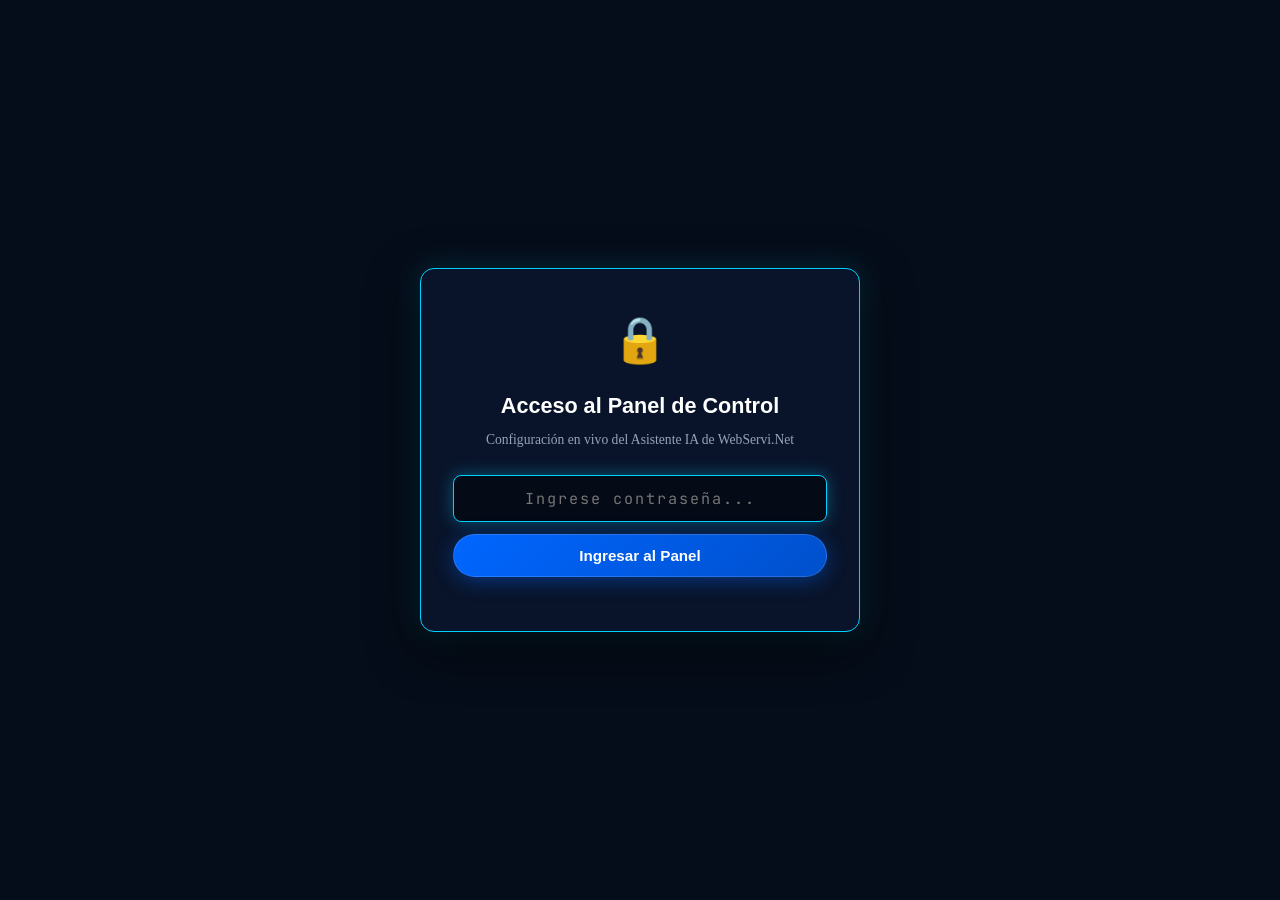
<file: admin.html>
<!DOCTYPE html>
<html lang="es">
<head>
  <meta charset="UTF-8">
  <meta name="viewport" content="width=device-width, initial-scale=1.0">
  <title>Administración del Asistente IA — WebServi.Net</title>
  <link rel="icon" type="image/png" href="assets/logos/v2-logo.png">
  <link rel="preconnect" href="https://fonts.googleapis.com">
  <link rel="preconnect" href="https://fonts.gstatic.com" crossorigin>
  <link href="https://fonts.googleapis.com/css2?family=Chakra+Petch:wght@500;600;700&family=Inter:wght@400;500;600;700&family=JetBrains+Mono:wght@400;600&display=swap" rel="stylesheet">
  <link rel="stylesheet" href="styles.css">
  <style>
    body {
      background: #050d1a;
      color: #f1f5f9;
      font-family: var(--font-body);
      min-height: 100vh;
      display: flex;
      flex-direction: column;
      margin: 0;
    }

    /* PANTALLA DE BLOQUEO / LOGIN */
    .login-overlay {
      display: flex;
      align-items: center;
      justify-content: center;
      min-height: 100vh;
      padding: 20px;
    }
    .login-card {
      background: rgba(10, 22, 44, 0.95);
      border: 1.5px solid var(--tech-cyan);
      border-radius: var(--radius-md);
      padding: 36px 32px;
      width: 100%;
      max-width: 440px;
      box-shadow: 0 15px 50px rgba(0, 0, 0, 0.7), 0 0 30px rgba(0, 210, 255, 0.2);
      backdrop-filter: blur(16px);
      text-align: center;
      animation: fadeIn 0.3s ease-out;
    }
    .login-icon {
      font-size: 2.8rem;
      margin-bottom: 12px;
    }
    .login-card h2 {
      font-family: var(--font-heading);
      font-size: 1.35rem;
      color: #fff;
      margin: 0 0 6px 0;
    }
    .login-card p {
      color: #94a3b8;
      font-size: 0.85rem;
      margin: 0 0 24px 0;
    }
    .login-input-group {
      display: flex;
      flex-direction: column;
      gap: 12px;
      margin-bottom: 18px;
    }
    .login-input-group input {
      background: rgba(4, 9, 20, 0.9);
      border: 1px solid rgba(0, 210, 255, 0.35);
      color: #fff;
      padding: 12px 16px;
      border-radius: 8px;
      font-family: var(--font-mono);
      font-size: 0.95rem;
      text-align: center;
      letter-spacing: 2px;
      transition: all 0.2s ease;
    }
    .login-input-group input:focus {
      outline: none;
      border-color: var(--tech-cyan);
      box-shadow: 0 0 16px rgba(0, 210, 255, 0.35);
    }
    .btn-login {
      width: 100%;
      padding: 12px 20px;
      font-size: 0.95rem;
      font-weight: 700;
    }
    .login-error {
      background: rgba(239, 68, 68, 0.15);
      border: 1px solid #ef4444;
      color: #fca5a5;
      padding: 10px;
      border-radius: 6px;
      font-size: 0.82rem;
      margin-top: 14px;
      display: none;
    }

    /* PANEL PRINCIPAL (OCULTO HASTA AUTENTICAR) */
    .admin-container {
      max-width: 1000px;
      margin: 40px auto;
      padding: 0 20px;
      flex: 1;
      width: 100%;
      display: none;
      animation: fadeIn 0.4s ease-out;
    }
    .admin-card {
      background: rgba(10, 22, 44, 0.92);
      border: 1px solid rgba(0, 210, 255, 0.35);
      border-radius: var(--radius-md);
      padding: 28px 32px;
      box-shadow: 0 10px 40px rgba(0, 0, 0, 0.6);
      backdrop-filter: blur(12px);
    }
    .admin-header {
      display: flex;
      align-items: center;
      justify-content: space-between;
      margin-bottom: 20px;
      padding-bottom: 16px;
      border-bottom: 1px solid rgba(0, 210, 255, 0.2);
      flex-wrap: wrap;
      gap: 14px;
    }
    .admin-title-group h1 {
      font-family: var(--font-heading);
      font-size: 1.4rem;
      color: #fff;
      display: flex;
      align-items: center;
      gap: 10px;
      margin: 0 0 6px 0;
    }
    .admin-title-group p {
      margin: 0;
      color: #94a3b8;
      font-size: 0.85rem;
    }
    .status-bar {
      display: flex;
      align-items: center;
      justify-content: space-between;
      background: rgba(6, 14, 30, 0.7);
      border: 1px solid rgba(0, 210, 255, 0.2);
      padding: 10px 16px;
      border-radius: var(--radius-sm);
      margin-bottom: 18px;
      flex-wrap: wrap;
      gap: 10px;
    }
    .status-pill {
      font-family: var(--font-mono);
      font-size: 0.82rem;
      display: inline-flex;
      align-items: center;
      gap: 8px;
    }
    .prompt-textarea {
      width: 100%;
      height: 380px;
      background: #030813;
      border: 1px solid rgba(0, 210, 255, 0.35);
      border-radius: 8px;
      padding: 18px;
      color: #f1f5f9;
      font-family: var(--font-mono);
      font-size: 0.88rem;
      line-height: 1.65;
      resize: vertical;
      box-sizing: border-box;
      transition: all 0.2s ease;
    }
    .prompt-textarea:focus {
      outline: none;
      border-color: var(--tech-cyan);
      box-shadow: 0 0 16px rgba(0, 210, 255, 0.3);
    }
    .admin-actions {
      display: flex;
      align-items: center;
      justify-content: space-between;
      margin-top: 18px;
      flex-wrap: wrap;
      gap: 12px;
    }
    .btn-group {
      display: flex;
      gap: 10px;
      flex-wrap: wrap;
    }
    .toast-msg {
      padding: 10px 16px;
      border-radius: 6px;
      font-size: 0.85rem;
      font-weight: 600;
      display: none;
      align-items: center;
      gap: 8px;
      margin-bottom: 14px;
    }
    .toast-success {
      background: rgba(16, 185, 129, 0.2);
      border: 1px solid #10b981;
      color: #a7f3d0;
    }
    .toast-error {
      background: rgba(239, 68, 68, 0.2);
      border: 1px solid #ef4444;
      color: #fca5a5;
    }
    .test-box {
      margin-top: 30px;
      padding-top: 24px;
      border-top: 1px solid rgba(255, 255, 255, 0.1);
    }
    .test-box h3 {
      font-family: var(--font-heading);
      font-size: 1.1rem;
      color: var(--tech-cyan);
      margin: 0 0 12px 0;
    }
    .test-input-row {
      display: flex;
      gap: 10px;
      margin-bottom: 14px;
    }
    .test-input-row input {
      flex: 1;
      background: rgba(5, 12, 24, 0.9);
      border: 1px solid rgba(0, 210, 255, 0.3);
      color: #fff;
      padding: 10px 16px;
      border-radius: 6px;
      font-size: 0.88rem;
    }
    .test-output {
      background: rgba(4, 9, 20, 0.85);
      border: 1px solid rgba(0, 255, 170, 0.3);
      border-radius: 8px;
      padding: 16px;
      font-size: 0.88rem;
      line-height: 1.6;
      color: #f1f5f9;
      display: none;
    }
    .telegram-info-card {
      margin-top: 24px;
      background: rgba(34, 158, 217, 0.1);
      border: 1px solid rgba(34, 158, 217, 0.35);
      border-radius: 8px;
      padding: 16px 20px;
      font-size: 0.86rem;
      line-height: 1.6;
    }
    .telegram-info-card strong {
      color: #38bdf8;
    }
    .telegram-info-card code {
      background: rgba(0, 0, 0, 0.4);
      padding: 2px 6px;
      border-radius: 4px;
      color: #7dd3fc;
      font-family: var(--font-mono);
    }
  </style>
</head>
<body>

  <!-- PANTALLA DE ACCESO PROTEGIDO -->
  <div class="login-overlay" id="loginOverlay">
    <div class="login-card">
      <div class="login-icon">🔒</div>
      <h2>Acceso al Panel de Control</h2>
      <p>Configuración en vivo del Asistente IA de WebServi.Net</p>
      <div class="login-input-group">
        <input type="password" id="passwordInput" placeholder="Ingrese contraseña..." autofocus>
        <button type="button" class="btn btn-primary-glow btn-login" id="btnLogin">
          Ingresar al Panel
        </button>
      </div>
      <div class="login-error" id="loginError">Contraseña incorrecta. Acceso denegado.</div>
    </div>
  </div>

  <!-- PANEL DE ADMINISTRACIÓN -->
  <div class="admin-container" id="adminContainer">
    <div class="admin-card">
      <div class="admin-header">
        <div class="admin-title-group">
          <h1>⚙️ Panel de Control del Asistente IA</h1>
          <p>Configuración en caliente del System Prompt sin necesidad de ingresar a Cloudflare.</p>
        </div>
        <div style="display: flex; gap: 10px;">
          <a href="index.html" class="btn btn-secondary-outline" style="padding: 6px 14px; font-size: 0.82rem;">← Ver Web</a>
          <button type="button" class="btn btn-secondary-outline" id="btnLogout" style="padding: 6px 14px; font-size: 0.82rem; border-color: rgba(239,68,68,0.5); color: #fca5a5;">
            🔒 Cerrar Sesión
          </button>
        </div>
      </div>

      <!-- Barra de Estado -->
      <div class="status-bar">
        <div class="status-pill" id="promptStatusBadge">
          <span class="status-indicator-online"></span> Estado: Conectado a Cloudflare KV
        </div>
        <span style="font-size: 0.78rem; color: #94a3b8;" id="charCount">0 caracteres</span>
      </div>

      <!-- Notificación Toast -->
      <div id="toast" class="toast-msg"></div>

      <!-- Editor de Prompt -->
      <div>
        <label for="promptContent" style="display: block; font-family: var(--font-mono); font-size: 0.82rem; font-weight: 600; color: var(--tech-cyan); margin-bottom: 8px;">
          PROMPT DEL SISTEMA (ACTIVO EN VIVO EN CLOUDFLARE KV):
        </label>
        <textarea id="promptContent" class="prompt-textarea" placeholder="Cargando prompt del sistema..."></textarea>
      </div>

      <!-- Botones de Acción -->
      <div class="admin-actions">
        <div class="btn-group">
          <button type="button" class="btn btn-primary-glow" id="btnSavePrompt">
            💾 Guardar Prompt en Vivo (KV)
          </button>
          <button type="button" class="btn btn-secondary-outline" id="btnResetPrompt">
            🔄 Restaurar por Defecto
          </button>
        </div>
        <div>
          <button type="button" class="btn btn-secondary-outline" id="btnCopyPrompt" style="padding: 8px 14px; font-size: 0.82rem;">
            📋 Copiar al Portapapeles
          </button>
        </div>
      </div>

      <!-- Comandos de Telegram -->
      <div class="telegram-info-card">
        <strong>📱 ¿Prefieres cambiarlo desde tu celular por Telegram sin abrir esta página?</strong><br>
        También puedes enviarle estos comandos a tu bot <code>@webpageWebServi_Bot</code> desde tu chat privado:<br>
        • <code>/prompt</code> — Te muestra el prompt que la IA está usando en este momento.<br>
        • <code>/setprompt [aquí pegas tu nuevo prompt]</code> — Actualiza el prompt al instante en la web.<br>
        • <code>/resetprompt</code> — Vuelve al prompt original de fábrica.
      </div>

      <!-- Consola de Prueba Interactiva -->
      <div class="test-box">
        <h3>🧪 Probar Prompt en Vivo</h3>
        <p style="font-size: 0.82rem; color: #94a3b8; margin: 0 0 10px 0;">Envía una consulta para verificar cómo responderá la IA con el prompt configurado:</p>
        <div class="test-input-row">
          <input type="text" id="testQuery" placeholder="Ej: Hola Lucas, necesito cámaras para mi casa en Equipetrol">
          <button type="button" class="btn btn-primary-glow" id="btnTestQuery">
            <span>Enviar a IA</span>
          </button>
        </div>
        <div id="testOutput" class="test-output"></div>
      </div>

    </div>
  </div>

  <script>
    const WORKER_URL = 'https://webservi-ai-bot.lucas-carandino.workers.dev/';
    const loginOverlay = document.getElementById('loginOverlay');
    const loginError = document.getElementById('loginError');
    const passwordInput = document.getElementById('passwordInput');
    const btnLogin = document.getElementById('btnLogin');
    const btnLogout = document.getElementById('btnLogout');
    const adminContainer = document.getElementById('adminContainer');

    const promptStatusBadge = document.getElementById('promptStatusBadge');
    const promptContent = document.getElementById('promptContent');
    const charCount = document.getElementById('charCount');
    const btnSavePrompt = document.getElementById('btnSavePrompt');
    const btnResetPrompt = document.getElementById('btnResetPrompt');
    const btnCopyPrompt = document.getElementById('btnCopyPrompt');
    const toast = document.getElementById('toast');
    const testQuery = document.getElementById('testQuery');
    const btnTestQuery = document.getElementById('btnTestQuery');
    const testOutput = document.getElementById('testOutput');

    let currentAdminKey = '';

    function showToast(message, isError = false) {
      toast.textContent = message;
      toast.className = `toast-msg ${isError ? 'toast-error' : 'toast-success'}`;
      toast.style.display = 'flex';
      setTimeout(() => { toast.style.display = 'none'; }, 4000);
    }

    function updateCharCount() {
      charCount.textContent = `${promptContent.value.length} caracteres`;
    }
    promptContent.addEventListener('input', updateCharCount);

    async function attemptLogin() {
      const password = passwordInput.value.trim();
      if (!password) {
        loginError.textContent = 'Por favor ingrese la contraseña.';
        loginError.style.display = 'block';
        return;
      }

      btnLogin.disabled = true;
      btnLogin.textContent = 'Verificando...';
      loginError.style.display = 'none';

      try {
        const res = await fetch(`${WORKER_URL}api/prompt?key=${encodeURIComponent(password)}`, {
          headers: { 'Accept': 'application/json' }
        });

        if (!res.ok) {
          throw new Error('Contraseña incorrecta. Acceso denegado.');
        }

        const data = await res.json();
        currentAdminKey = password;
        promptContent.value = data.prompt || '';
        updateCharCount();

        if (data.isCustom) {
          promptStatusBadge.innerHTML = '<span style="color:#10b981;font-weight:700;">● Activo: Personalizado (en Cloudflare KV)</span>';
        } else {
          promptStatusBadge.innerHTML = '<span style="color:#38bdf8;font-weight:700;">● Activo: Por Defecto de Fábrica</span>';
        }

        // Mostrar panel principal
        loginOverlay.style.display = 'none';
        adminContainer.style.display = 'block';
        showToast('Acceso concedido. Prompt cargado correctamente.');

      } catch (err) {
        loginError.textContent = err.message || 'Error al autenticar.';
        loginError.style.display = 'block';
        passwordInput.select();
      } finally {
        btnLogin.disabled = false;
        btnLogin.textContent = 'Ingresar al Panel';
      }
    }

    btnLogin.addEventListener('click', attemptLogin);
    passwordInput.addEventListener('keydown', (e) => {
      if (e.key === 'Enter') {
        e.preventDefault();
        attemptLogin();
      }
    });

    btnLogout.addEventListener('click', () => {
      currentAdminKey = '';
      passwordInput.value = '';
      loginOverlay.style.display = 'flex';
      adminContainer.style.display = 'none';
      loginError.style.display = 'none';
      passwordInput.focus();
    });

    btnSavePrompt.addEventListener('click', async () => {
      const newPrompt = promptContent.value.trim();
      if (!newPrompt) {
        showToast('El prompt no puede estar vacío.', true);
        return;
      }

      btnSavePrompt.disabled = true;
      btnSavePrompt.textContent = 'Guardando...';

      try {
        const res = await fetch(`${WORKER_URL}api/prompt`, {
          method: 'POST',
          headers: {
            'Content-Type': 'application/json; charset=utf-8'
          },
          body: JSON.stringify({ key: currentAdminKey, prompt: newPrompt })
        });

        if (!res.ok) {
          const errData = await res.json().catch(() => ({}));
          throw new Error(errData.error || 'Error al guardar el prompt.');
        }

        promptStatusBadge.innerHTML = '<span style="color:#10b981;font-weight:700;">● Activo: Personalizado (en Cloudflare KV)</span>';
        showToast('✅ ¡Prompt guardado en vivo en Cloudflare KV! Ya está activo en la web.');
      } catch (err) {
        showToast(err.message, true);
      } finally {
        btnSavePrompt.disabled = false;
        btnSavePrompt.textContent = '💾 Guardar Prompt en Vivo (KV)';
      }
    });

    btnResetPrompt.addEventListener('click', async () => {
      if (!confirm('¿Seguro que deseas restaurar el prompt predeterminado original de fábrica?')) return;

      btnResetPrompt.disabled = true;
      try {
        const res = await fetch(`${WORKER_URL}api/prompt`, {
          method: 'POST',
          headers: {
            'Content-Type': 'application/json; charset=utf-8'
          },
          body: JSON.stringify({ key: currentAdminKey, action: 'reset' })
        });

        if (!res.ok) throw new Error('Error al restaurar el prompt.');
        const data = await res.json();
        promptContent.value = data.prompt || '';
        updateCharCount();
        promptStatusBadge.innerHTML = '<span style="color:#38bdf8;font-weight:700;">● Activo: Por Defecto de Fábrica</span>';
        showToast('Prompt restaurado al valor por defecto.');
      } catch (err) {
        showToast(err.message, true);
      } finally {
        btnResetPrompt.disabled = false;
      }
    });

    btnCopyPrompt.addEventListener('click', () => {
      navigator.clipboard.writeText(promptContent.value).then(() => {
        showToast('Copiado al portapapeles.');
      });
    });

    btnTestQuery.addEventListener('click', async () => {
      const q = testQuery.value.trim();
      if (!q) return;

      btnTestQuery.disabled = true;
      btnTestQuery.textContent = 'Consultando...';
      testOutput.style.display = 'block';
      testOutput.innerHTML = '<em>Generando respuesta con la IA...</em>';

      try {
        const res = await fetch(WORKER_URL, {
          method: 'POST',
          headers: {
            'Content-Type': 'application/json; charset=utf-8'
          },
          body: JSON.stringify({
            sessionId: 'ADMIN_TEST',
            message: q
          })
        });
        const data = await res.json();
        testOutput.innerHTML = `<strong>Respuesta de la IA:</strong><br><br>${(data.reply || 'Sin respuesta').replace(/\n/g, '<br>')}`;
      } catch (err) {
        testOutput.innerHTML = `<span style="color:#ef4444;">Error al consultar: ${err.message}</span>`;
      } finally {
        btnTestQuery.disabled = false;
        btnTestQuery.textContent = 'Enviar a IA';
      }
    });

    testQuery.addEventListener('keydown', (e) => {
      if (e.key === 'Enter') {
        e.preventDefault();
        btnTestQuery.click();
      }
    });
  </script>
</body>
</html>
</file>
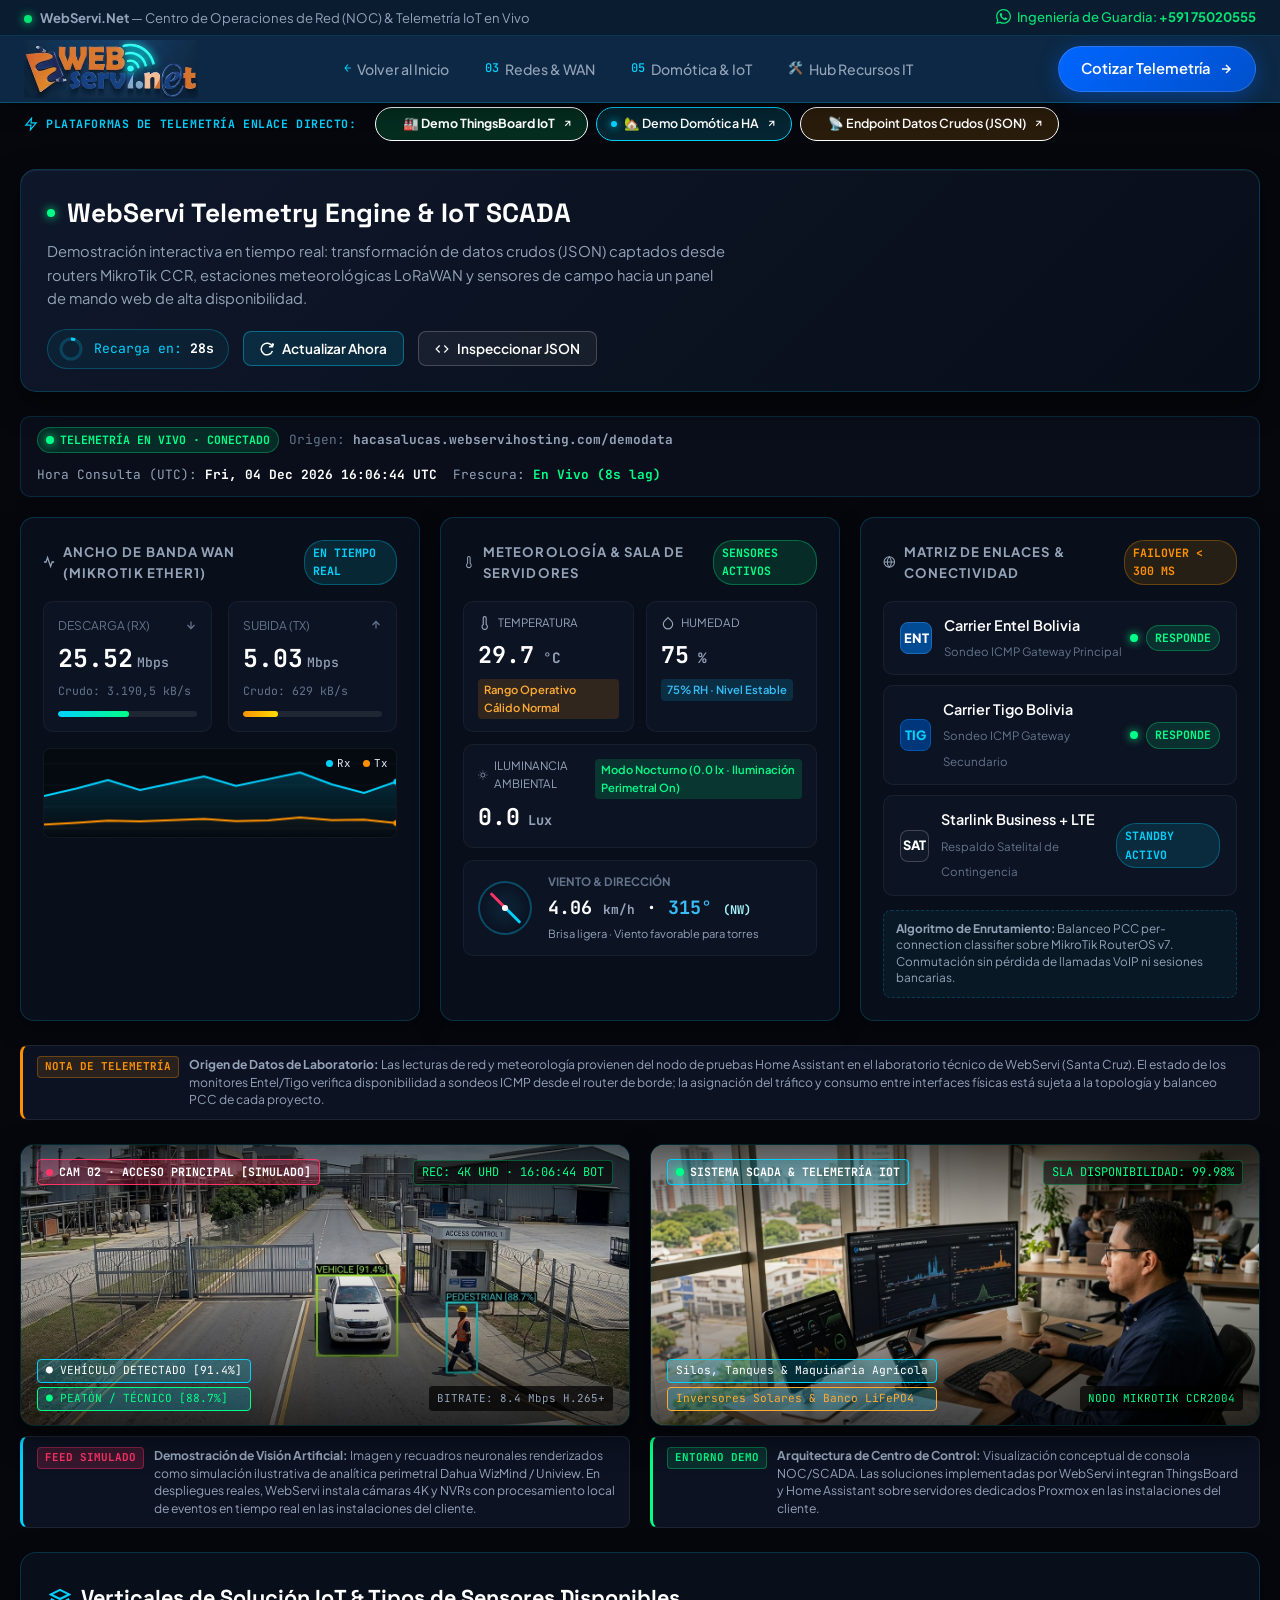
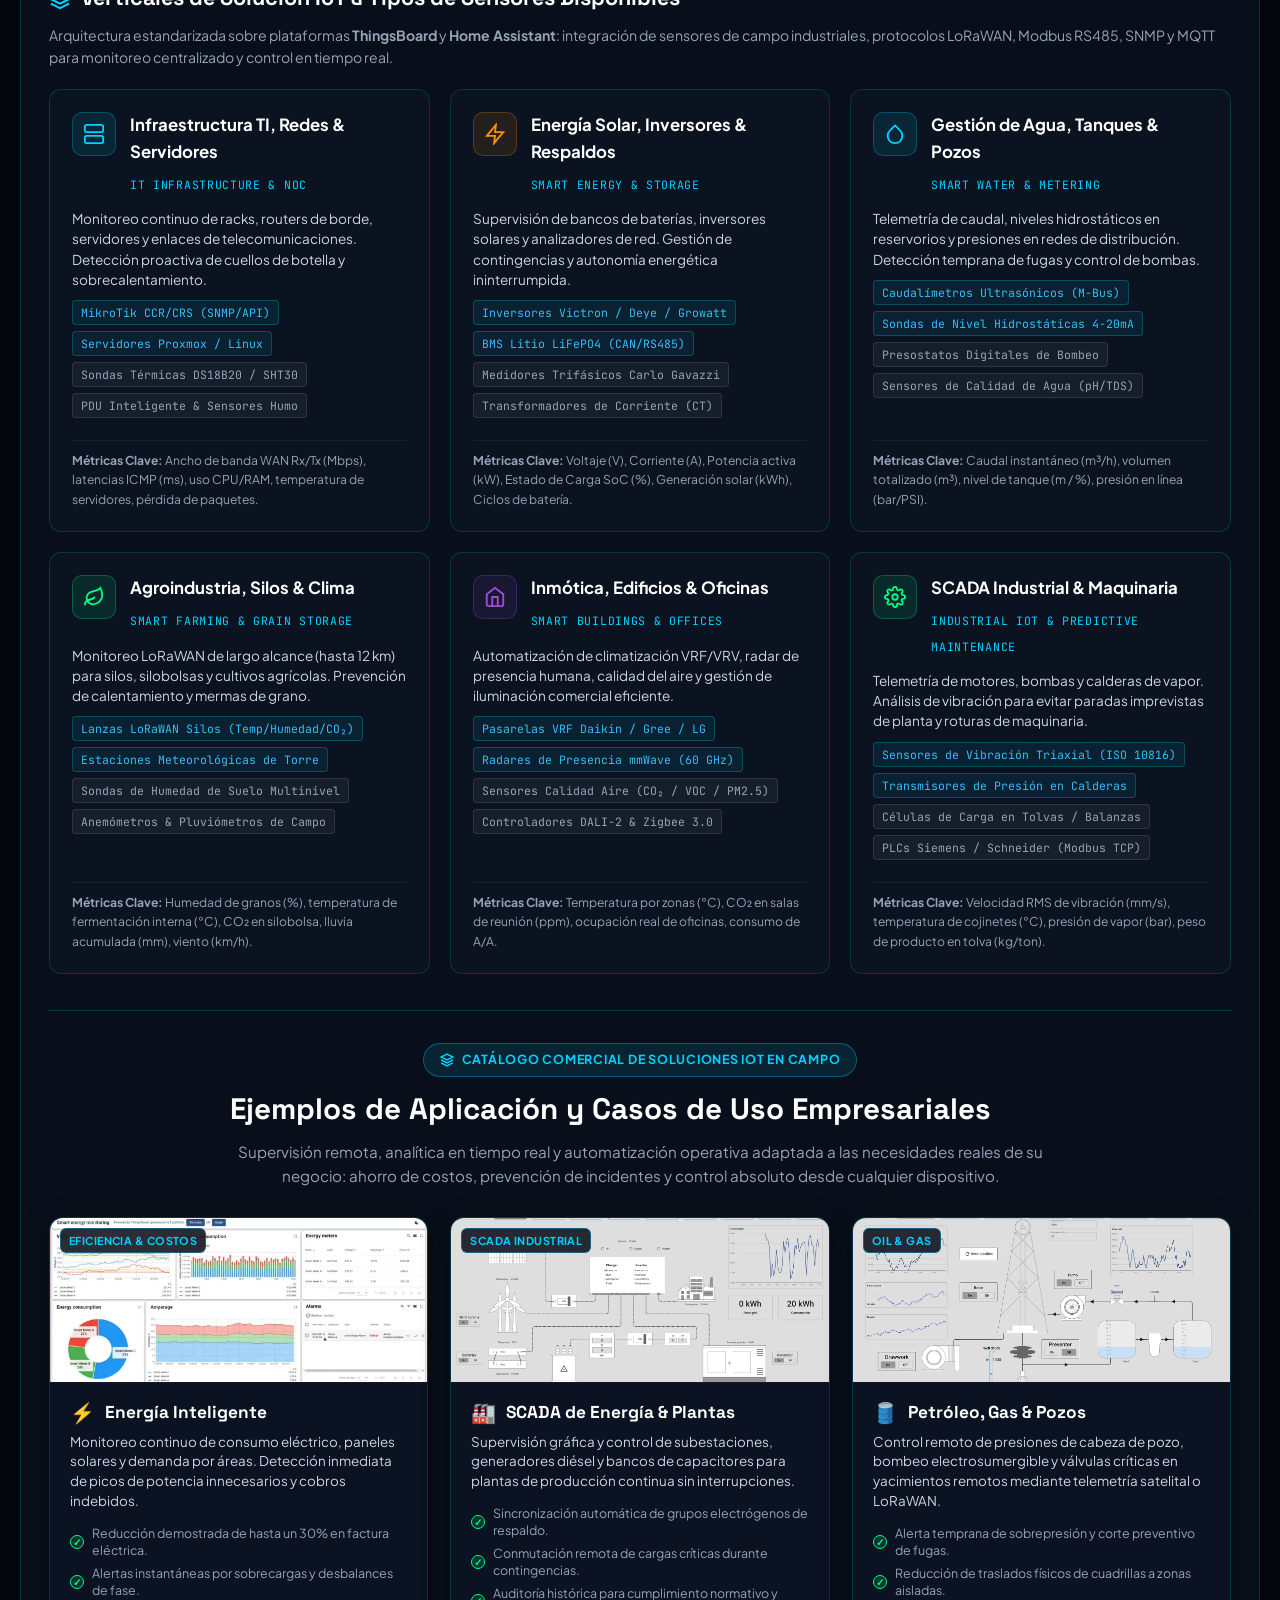
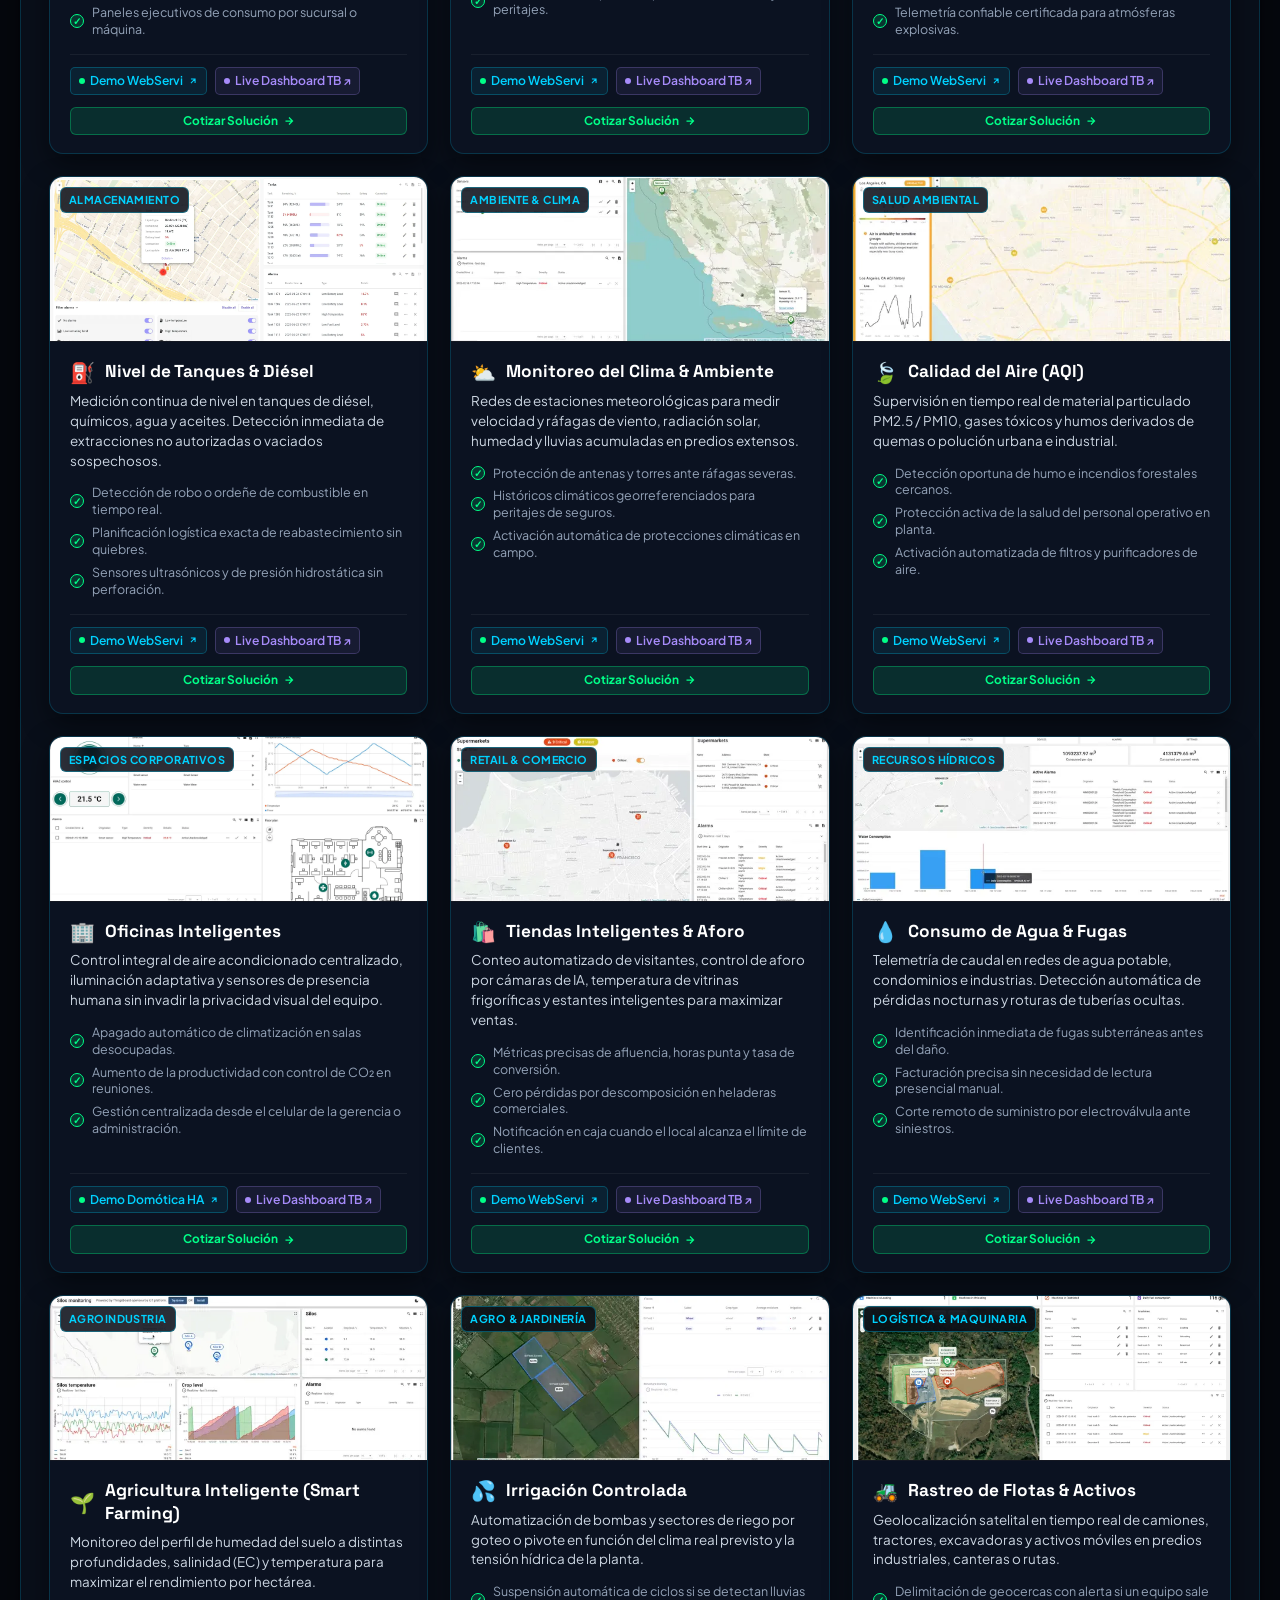
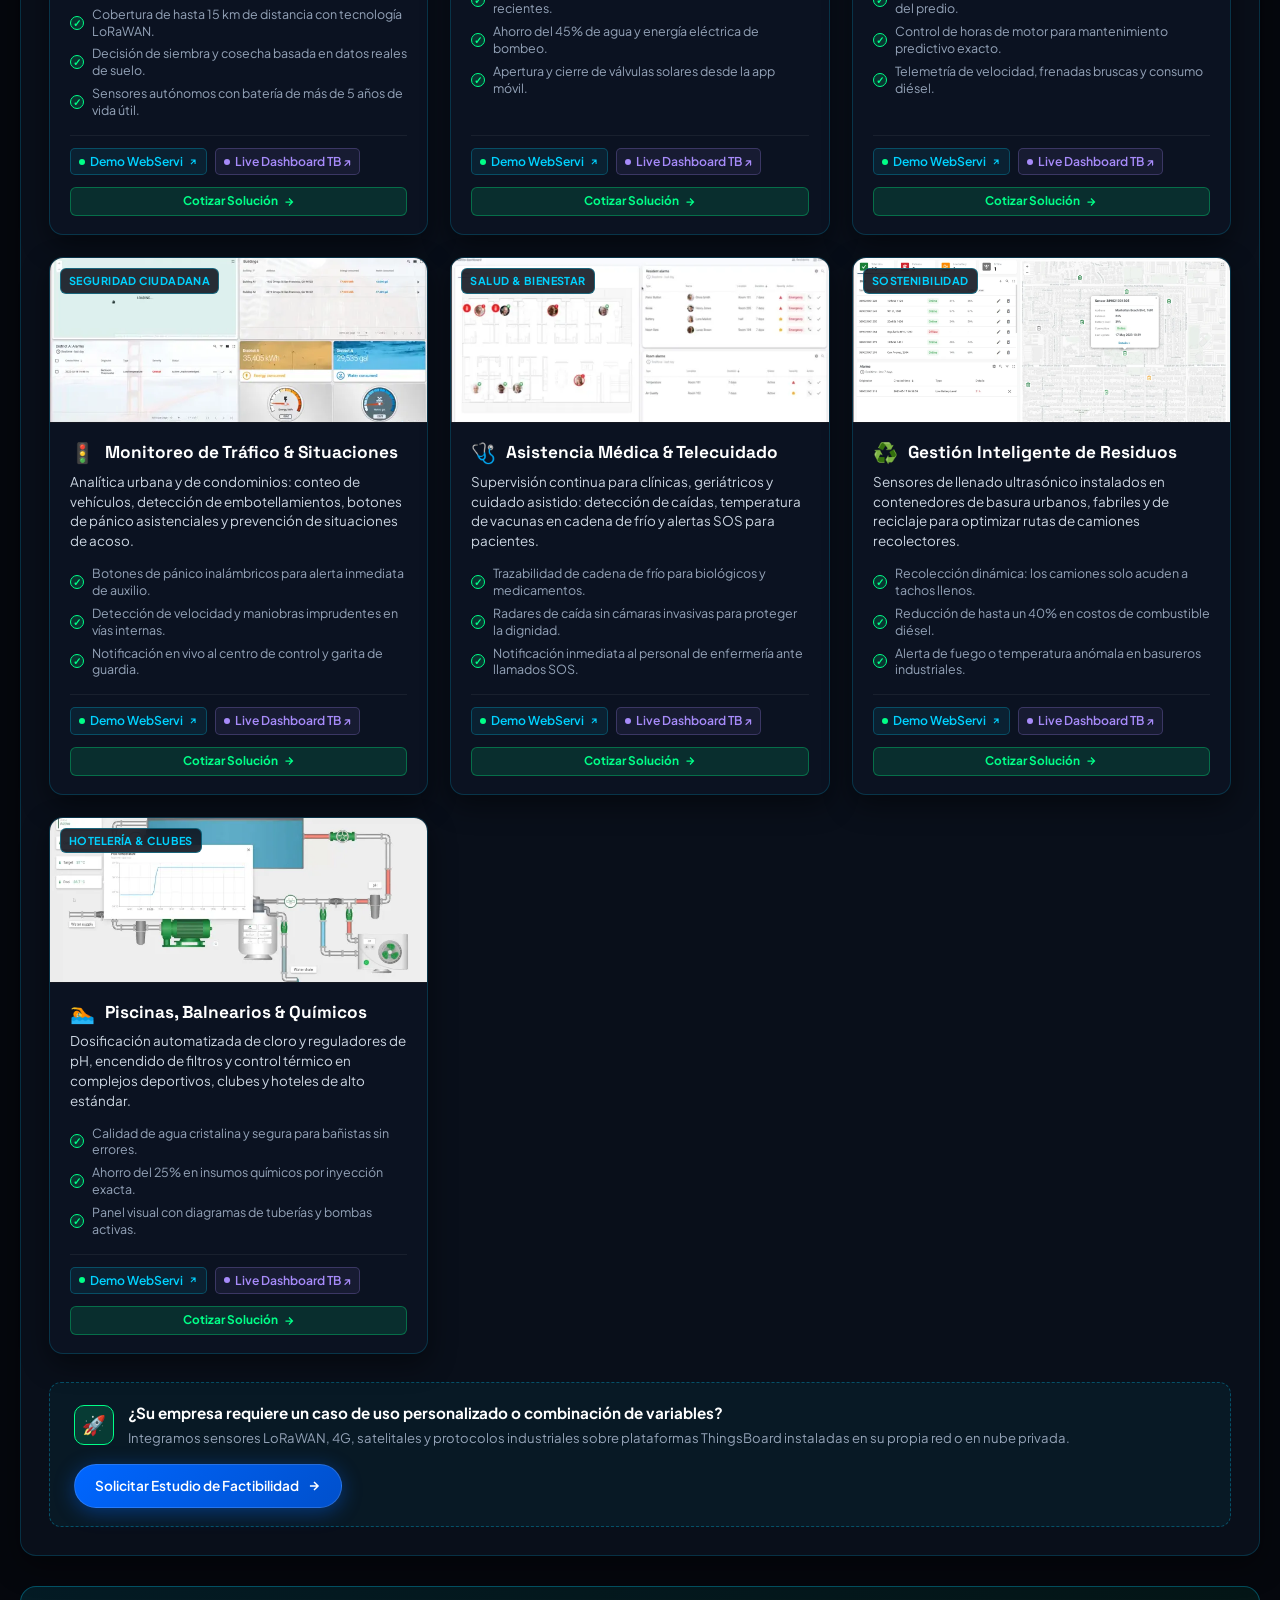
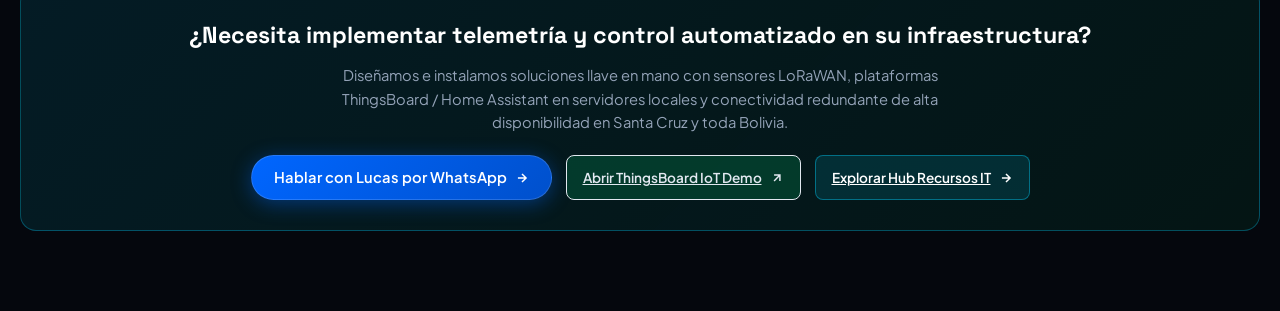
<file: telemetria.html>
<!doctype html>
<html lang="es">
<head>
  <meta charset="utf-8">
  <meta name="viewport" content="width=device-width, initial-scale=1">
  <title>Telemetría en Vivo & IoT Industrial — WebServi.Net | Dashboard NOC</title>
  <meta name="description" content="Dashboard en tiempo real de telemetría industrial, conectividad Multi-WAN MikroTik, estación meteorológica, sensores ambientales y monitoreo perimetral WebServi.">
  <link rel="preconnect" href="https://fonts.googleapis.com">
  <link rel="preconnect" href="https://fonts.gstatic.com" crossorigin>
  <link href="https://fonts.googleapis.com/css2?family=JetBrains+Mono:wght@400;500;700&family=Plus+Jakarta+Sans:wght@300;400;500;600;700;800&family=Space+Grotesk:wght@500;600;700&display=swap" rel="stylesheet">
  <link rel="stylesheet" href="styles.css?v=20260927v2">
  <link rel="icon" type="image/png" href="assets/logos/v2-logo.png">
  <link rel="apple-touch-icon" href="assets/logos/v2-logo.png">

  <!-- SEO: Canonical & Open Graph -->
  <link rel="canonical" href="https://www.webservi.net/telemetria.html">
  <meta property="og:type" content="website">
  <meta property="og:url" content="https://www.webservi.net/telemetria.html">
  <meta property="og:title" content="Telemetría en Vivo & IoT Industrial — WebServi.Net">
  <meta property="og:description" content="Dashboard en tiempo real de telemetría industrial, conectividad Multi-WAN MikroTik, estación meteorológica, sensores ambientales y monitoreo perimetral en Bolivia.">
  <meta property="og:image" content="https://www.webservi.net/assets/logos/v2-logo.png">
  <meta property="og:locale" content="es_BO">
  <meta property="og:site_name" content="WebServi.Net">

  <!-- SEO: Twitter Card -->
  <meta name="twitter:card" content="summary_large_image">
  <meta name="twitter:title" content="Telemetría IoT en Vivo — WebServi.Net">
  <meta name="twitter:description" content="Dashboard NOC con telemetría industrial, sensores LoRaWAN, CCTV y monitoreo Multi-WAN en Bolivia.">
  <meta name="twitter:image" content="https://www.webservi.net/assets/logos/v2-logo.png">

  <!-- SEO: JSON-LD -->
  <script type="application/ld+json">
  {
    "@context": "https://schema.org",
    "@type": "WebPage",
    "name": "Telemetría en Vivo & IoT Industrial — WebServi.Net",
    "url": "https://www.webservi.net/telemetria.html",
    "description": "Dashboard en tiempo real de telemetría industrial, conectividad Multi-WAN MikroTik, estación meteorológica, sensores ambientales y monitoreo perimetral WebServi.",
    "isPartOf": {"@type": "WebSite", "url": "https://www.webservi.net/", "name": "WebServi.Net"},
    "breadcrumb": {
      "@type": "BreadcrumbList",
      "itemListElement": [
        {"@type": "ListItem", "position": 1, "name": "Inicio", "item": "https://www.webservi.net/"},
        {"@type": "ListItem", "position": 2, "name": "Telemetría IoT", "item": "https://www.webservi.net/telemetria.html"}
      ]
    }
  }
  </script>

  <style>
    /* Estilos específicos del Dashboard de Telemetría Cyber-Industrial */

    :root {
      --tele-green: #00ff88;
      --tele-cyan: #00d2ff;
      --tele-orange: #ff9100;
      --tele-red: #ff3366;
      --tele-purple: #9d4edd;
      --tele-card-bg: rgba(11, 17, 30, 0.85);
      --tele-border: rgba(0, 210, 255, 0.18);
    }

    body[data-page="telemetria"] {
      background-color: #05070d;
      color: #e2e8f0;
      font-family: 'Plus Jakarta Sans', sans-serif;
    }

    .telemetry-container {
      max-width: 1320px;
      margin: 0 auto;
      padding: 24px 20px 80px 20px;
    }

    /* Barra Superior de Control y Estado */
    .tele-control-header {
      background: linear-gradient(135deg, rgba(16, 26, 46, 0.9), rgba(8, 14, 26, 0.95));
      border: 1px solid var(--tele-border);
      border-radius: 16px;
      padding: 22px 26px;
      margin-bottom: 24px;
      display: flex;
      flex-wrap: wrap;
      align-items: center;
      justify-content: space-between;
      gap: 18px;
      box-shadow: 0 12px 30px rgba(0, 0, 0, 0.5), inset 0 1px 0 rgba(255, 255, 255, 0.05);
      backdrop-filter: blur(12px);
    }

    .tele-header-info h1 {
      font-family: 'Space Grotesk', sans-serif;
      font-size: 1.65rem;
      font-weight: 700;
      color: #fff;
      display: flex;
      align-items: center;
      gap: 12px;
      margin-bottom: 6px;
    }

    .tele-header-info p {
      color: #94a3b8;
      font-size: 0.92rem;
      margin: 0;
      max-width: 680px;
    }

    .tele-header-tools {
      display: flex;
      align-items: center;
      gap: 14px;
      flex-wrap: wrap;
    }

    /* Widget de Cuenta Regresiva 30s */
    .refresh-widget {
      display: flex;
      align-items: center;
      background: rgba(0, 210, 255, 0.06);
      border: 1px solid rgba(0, 210, 255, 0.25);
      border-radius: 30px;
      padding: 6px 14px 6px 10px;
      gap: 10px;
      font-family: 'JetBrains Mono', monospace;
      font-size: 0.82rem;
      color: var(--tele-cyan);
    }

    .progress-circle-box {
      position: relative;
      width: 26px;
      height: 26px;
    }

    .progress-circle-box svg {
      transform: rotate(-90deg);
      width: 26px;
      height: 26px;
    }

    .progress-circle-bg {
      fill: none;
      stroke: rgba(0, 210, 255, 0.2);
      stroke-width: 3;
    }

    .progress-circle-bar {
      fill: none;
      stroke: var(--tele-cyan);
      stroke-width: 3;
      stroke-dasharray: 63;
      stroke-dashoffset: 0;
      transition: stroke-dashoffset 0.8s linear;
    }

    .refresh-seconds {
      font-weight: 700;
      color: #fff;
    }

    .tele-btn-action {
      background: rgba(0, 210, 255, 0.12);
      border: 1px solid rgba(0, 210, 255, 0.4);
      color: #fff;
      padding: 8px 16px;
      border-radius: 8px;
      cursor: pointer;
      font-size: 0.85rem;
      font-weight: 600;
      display: inline-flex;
      align-items: center;
      gap: 8px;
      transition: all 0.2s ease;
      font-family: inherit;
    }

    .tele-btn-action:hover {
      background: rgba(0, 210, 255, 0.25);
      border-color: var(--tele-cyan);
      transform: translateY(-1px);
    }

    .tele-btn-action.spin svg {
      animation: spinAnim 1s linear infinite;
    }

    @keyframes spinAnim {
      from { transform: rotate(0deg); }
      to { transform: rotate(360deg); }
    }

    /* Grilla de Métricas Principales */
    .tele-grid-primary {
      display: grid;
      grid-template-columns: repeat(auto-fit, minmax(310px, 1fr));
      gap: 20px;
      margin-bottom: 24px;
    }

    .tele-card {
      background: var(--tele-card-bg);
      border: 1px solid var(--tele-border);
      border-radius: 14px;
      padding: 22px;
      position: relative;
      overflow: hidden;
      box-shadow: 0 8px 24px rgba(0, 0, 0, 0.4);
      transition: border-color 0.25s ease, box-shadow 0.25s ease;
    }

    .tele-card:hover {
      border-color: rgba(0, 210, 255, 0.4);
      box-shadow: 0 10px 30px rgba(0, 210, 255, 0.1);
    }

    .tele-card-header {
      display: flex;
      align-items: center;
      justify-content: space-between;
      margin-bottom: 16px;
    }

    .tele-card-title {
      font-size: 0.82rem;
      font-weight: 700;
      text-transform: uppercase;
      letter-spacing: 0.08em;
      display: flex;
      align-items: center;
      gap: 8px;
      color: #94a3b8;
    }

    .tele-badge {
      display: inline-flex;
      align-items: center;
      gap: 6px;
      font-size: 0.72rem;
      font-weight: 700;
      padding: 3px 8px;
      border-radius: 20px;
      font-family: 'JetBrains Mono', monospace;
    }

    .tele-badge.green {
      background: rgba(0, 255, 136, 0.12);
      color: var(--tele-green);
      border: 1px solid rgba(0, 255, 136, 0.3);
    }

    .tele-badge.cyan {
      background: rgba(0, 210, 255, 0.12);
      color: var(--tele-cyan);
      border: 1px solid rgba(0, 210, 255, 0.3);
    }

    .tele-badge.orange {
      background: rgba(255, 145, 0, 0.12);
      color: var(--tele-orange);
      border: 1px solid rgba(255, 145, 0, 0.3);
    }

    /* Métrica de Ancho de Banda */
    .bandwidth-display {
      display: grid;
      grid-template-columns: 1fr 1fr;
      gap: 16px;
      margin-bottom: 16px;
    }

    .bw-metric-box {
      background: rgba(15, 23, 42, 0.6);
      border: 1px solid rgba(255, 255, 255, 0.05);
      border-radius: 10px;
      padding: 14px;
      position: relative;
    }

    .bw-label {
      font-size: 0.75rem;
      color: #64748b;
      margin-bottom: 4px;
      display: flex;
      align-items: center;
      justify-content: space-between;
    }

    .bw-value-main {
      font-family: 'JetBrains Mono', monospace;
      font-size: 1.55rem;
      font-weight: 700;
      color: #fff;
      display: flex;
      align-items: baseline;
      gap: 4px;
    }

    .bw-unit {
      font-size: 0.82rem;
      font-weight: 500;
      color: #94a3b8;
    }

    .bw-raw-sub {
      font-family: 'JetBrains Mono', monospace;
      font-size: 0.72rem;
      color: #64748b;
      margin-top: 4px;
    }

    .bw-meter-track {
      height: 6px;
      background: rgba(255, 255, 255, 0.08);
      border-radius: 3px;
      margin-top: 10px;
      overflow: hidden;
    }

    .bw-meter-fill {
      height: 100%;
      border-radius: 3px;
      transition: width 0.6s ease;
    }

    .bw-meter-fill.rx {
      background: linear-gradient(90deg, #00d2ff, #00ff88);
    }

    .bw-meter-fill.tx {
      background: linear-gradient(90deg, #ff9100, #ffdd00);
    }

    /* Gráfico en vivo con Canvas */
    .canvas-chart-wrap {
      width: 100%;
      height: 90px;
      background: rgba(6, 10, 18, 0.7);
      border: 1px solid rgba(255, 255, 255, 0.05);
      border-radius: 8px;
      position: relative;
      margin-top: 12px;
      overflow: hidden;
    }

    .canvas-chart-wrap canvas {
      width: 100%;
      height: 100%;
      display: block;
    }

    .canvas-legend {
      position: absolute;
      top: 6px;
      right: 8px;
      display: flex;
      gap: 12px;
      font-family: 'JetBrains Mono', monospace;
      font-size: 0.68rem;
    }

    .canvas-legend span {
      display: flex;
      align-items: center;
      gap: 4px;
    }

    .legend-dot {
      width: 7px;
      height: 7px;
      border-radius: 50%;
    }

    /* Métrica Meteorológica */
    .weather-metrics-grid {
      display: grid;
      grid-template-columns: repeat(2, 1fr);
      gap: 12px;
    }

    .weather-item {
      background: rgba(15, 23, 42, 0.6);
      border: 1px solid rgba(255, 255, 255, 0.05);
      border-radius: 10px;
      padding: 12px 14px;
      display: flex;
      flex-direction: column;
      gap: 4px;
    }

    .w-title {
      font-size: 0.72rem;
      color: #94a3b8;
      display: flex;
      align-items: center;
      gap: 6px;
    }

    .w-val {
      font-family: 'JetBrains Mono', monospace;
      font-size: 1.45rem;
      font-weight: 700;
      color: #fff;
    }

    .w-state-chip {
      font-size: 0.7rem;
      font-weight: 600;
      padding: 2px 6px;
      border-radius: 4px;
      align-self: flex-start;
      margin-top: 2px;
    }

    .w-state-chip.warm {
      background: rgba(255, 145, 0, 0.15);
      color: #ffaa33;
    }

    .w-state-chip.humid {
      background: rgba(0, 210, 255, 0.15);
      color: #38bdf8;
    }

    .w-state-chip.safe {
      background: rgba(0, 255, 136, 0.15);
      color: var(--tele-green);
    }

    /* Brújula de Viento Dinámica */
    .compass-container {
      display: flex;
      align-items: center;
      gap: 16px;
      background: rgba(15, 23, 42, 0.6);
      border: 1px solid rgba(255, 255, 255, 0.05);
      border-radius: 10px;
      padding: 12px 14px;
      grid-column: span 2;
    }

    .compass-dial {
      position: relative;
      width: 54px;
      height: 54px;
      border: 2px solid rgba(0, 210, 255, 0.3);
      border-radius: 50%;
      display: flex;
      align-items: center;
      justify-content: center;
      background: radial-gradient(circle, rgba(0, 210, 255, 0.1) 0%, transparent 70%);
      flex-shrink: 0;
    }

    .compass-needle {
      position: absolute;
      width: 3px;
      height: 42px;
      background: linear-gradient(180deg, #ff3366 50%, #00d2ff 50%);
      transform-origin: center center;
      border-radius: 2px;
      transition: transform 0.8s cubic-bezier(0.34, 1.56, 0.64, 1);
    }

    .compass-center-dot {
      width: 6px;
      height: 6px;
      background: #fff;
      border-radius: 50%;
      position: absolute;
      z-index: 2;
    }

    .compass-info {
      display: flex;
      flex-direction: column;
      gap: 2px;
    }

    /* Monitores de Operadores Multi-WAN */
    .carrier-status-row {
      display: flex;
      flex-direction: column;
      gap: 10px;
    }

    .carrier-card {
      background: rgba(15, 23, 42, 0.6);
      border: 1px solid rgba(255, 255, 255, 0.06);
      border-radius: 10px;
      padding: 12px 16px;
      display: flex;
      align-items: center;
      justify-content: space-between;
    }

    .carrier-identity {
      display: flex;
      align-items: center;
      gap: 12px;
    }

    .carrier-logo-dot {
      width: 32px;
      height: 32px;
      border-radius: 8px;
      display: flex;
      align-items: center;
      justify-content: center;
      font-weight: 800;
      font-size: 0.8rem;
    }

    .carrier-logo-dot.entel {
      background: #004b93;
      color: #fff;
      border: 1px solid #1a6cb8;
    }

    .carrier-logo-dot.tigo {
      background: #00377b;
      color: #00d2ff;
      border: 1px solid #0056b3;
    }

    .carrier-logo-dot.starlink {
      background: #111827;
      color: #fff;
      border: 1px solid rgba(255, 255, 255, 0.2);
    }

    .carrier-names h4 {
      font-size: 0.9rem;
      color: #fff;
      margin: 0;
      font-weight: 600;
    }

    .carrier-names span {
      font-size: 0.72rem;
      color: #64748b;
    }

    .carrier-state {
      display: flex;
      align-items: center;
      gap: 8px;
    }

    .live-dot-pulse {
      width: 8px;
      height: 8px;
      border-radius: 50%;
      background: var(--tele-green);
      box-shadow: 0 0 10px var(--tele-green);
      animation: pulseGreen 1.5s infinite;
    }

    @keyframes pulseGreen {
      0%, 100% { opacity: 1; transform: scale(1); }
      50% { opacity: 0.4; transform: scale(0.85); }
    }

    /* Sección CCTV & Showcase Industrial */
    .tele-showcase-row {
      display: grid;
      grid-template-columns: 1fr 1fr;
      gap: 20px;
      margin-bottom: 24px;
    }

    @media (max-width: 991px) {
      .tele-showcase-row {
        grid-template-columns: 1fr;
      }
    }

    .showcase-media-box {
      border-radius: 14px;
      overflow: hidden;
      border: 1px solid var(--tele-border);
      background: #000;
      position: relative;
      box-shadow: 0 12px 30px rgba(0, 0, 0, 0.5);
    }

    .showcase-media-box img {
      width: 100%;
      height: 280px;
      object-fit: cover;
      display: block;
      transition: transform 0.4s ease;
    }

    .showcase-media-box:hover img {
      transform: scale(1.02);
    }

    .showcase-overlay-hud {
      position: absolute;
      top: 0;
      left: 0;
      right: 0;
      bottom: 0;
      pointer-events: none;
      display: flex;
      flex-direction: column;
      justify-content: space-between;
      padding: 14px 16px;
      background: linear-gradient(180deg, rgba(0,0,0,0.65) 0%, transparent 40%, rgba(0,0,0,0.7) 100%);
    }

    .hud-top-bar {
      display: flex;
      justify-content: space-between;
      align-items: center;
    }

    .hud-cam-tag {
      background: rgba(255, 51, 102, 0.25);
      border: 1px solid var(--tele-red);
      color: #fff;
      font-size: 0.72rem;
      font-weight: 700;
      padding: 3px 8px;
      border-radius: 4px;
      display: flex;
      align-items: center;
      gap: 6px;
      font-family: 'JetBrains Mono', monospace;
    }

    .rec-blink {
      width: 7px;
      height: 7px;
      background: var(--tele-red);
      border-radius: 50%;
      animation: pulseGreen 1s infinite;
    }

    .hud-timestamp {
      font-family: 'JetBrains Mono', monospace;
      font-size: 0.75rem;
      color: #00ff88;
      background: rgba(0, 0, 0, 0.6);
      padding: 2px 8px;
      border-radius: 4px;
      border: 1px solid rgba(0, 255, 136, 0.3);
    }

    .hud-bottom-bar {
      display: flex;
      justify-content: space-between;
      align-items: flex-end;
    }

    .hud-ai-targets {
      display: flex;
      flex-direction: column;
      gap: 4px;
    }

    .hud-target-pill {
      background: rgba(0, 210, 255, 0.2);
      border: 1px solid var(--tele-cyan);
      color: #fff;
      font-size: 0.7rem;
      padding: 2px 8px;
      border-radius: 4px;
      font-family: 'JetBrains Mono', monospace;
    }

    /* Glosario de Parámetros */
    .glossary-card {
      background: var(--tele-card-bg);
      border: 1px solid var(--tele-border);
      border-radius: 16px;
      padding: 28px;
      margin-bottom: 24px;
      box-shadow: 0 10px 30px rgba(0, 0, 0, 0.4);
    }

    .glossary-card h2 {
      font-family: 'Space Grotesk', sans-serif;
      font-size: 1.35rem;
      color: #fff;
      margin-bottom: 8px;
      display: flex;
      align-items: center;
      gap: 10px;
    }

    .glossary-card p.glossary-subtitle {
      color: #94a3b8;
      font-size: 0.88rem;
      margin-bottom: 20px;
    }

    .glossary-table-wrap {
      overflow-x: auto;
      border-radius: 10px;
      border: 1px solid rgba(255, 255, 255, 0.08);
    }

    .glossary-table {
      width: 100%;
      border-collapse: collapse;
      font-size: 0.86rem;
      text-align: left;
    }

    .glossary-table th {
      background: rgba(16, 26, 46, 0.95);
      color: var(--tele-cyan);
      font-family: 'JetBrains Mono', monospace;
      font-size: 0.78rem;
      padding: 12px 16px;
      border-bottom: 1px solid rgba(0, 210, 255, 0.2);
      text-transform: uppercase;
      letter-spacing: 0.05em;
    }

    .glossary-table td {
      padding: 12px 16px;
      border-bottom: 1px solid rgba(255, 255, 255, 0.05);
      color: #cbd5e1;
      vertical-align: top;
    }

    .glossary-table tr:hover td {
      background: rgba(0, 210, 255, 0.04);
    }

    .glossary-param-code {
      font-family: 'JetBrains Mono', monospace;
      color: #38bdf8;
      font-weight: 700;
      background: rgba(56, 189, 248, 0.1);
      padding: 2px 6px;
      border-radius: 4px;
      display: inline-block;
      white-space: nowrap;
    }

    .glossary-badge-cat {
      font-size: 0.7rem;
      padding: 2px 6px;
      border-radius: 4px;
      font-weight: 600;
      display: inline-block;
      margin-top: 4px;
    }

    .glossary-badge-cat.red { background: rgba(0, 210, 255, 0.15); color: #00d2ff; }
    .glossary-badge-cat.meteo { background: rgba(0, 255, 136, 0.15); color: #00ff88; }
    .glossary-badge-cat.diag { background: rgba(255, 145, 0, 0.15); color: #ffaa33; }

    /* Visor de JSON Crudo */
    .json-inspector-card {
      background: #04060a;
      border: 1px solid rgba(0, 210, 255, 0.25);
      border-radius: 14px;
      padding: 20px;
      margin-bottom: 24px;
      position: relative;
    }

    .json-top-bar {
      display: flex;
      justify-content: space-between;
      align-items: center;
      margin-bottom: 12px;
      padding-bottom: 10px;
      border-bottom: 1px solid rgba(255, 255, 255, 0.08);
    }

    .json-top-bar h3 {
      font-family: 'JetBrains Mono', monospace;
      font-size: 0.88rem;
      color: #fff;
      margin: 0;
      display: flex;
      align-items: center;
      gap: 8px;
    }

    .json-code-box {
      background: #020306;
      border: 1px solid rgba(255, 255, 255, 0.06);
      border-radius: 8px;
      padding: 16px;
      font-family: 'JetBrains Mono', monospace;
      font-size: 0.8rem;
      color: #7dd3fc;
      overflow-x: auto;
      max-height: 380px;
      white-space: pre-wrap;
      word-break: break-all;
      line-height: 1.45;
    }

    /* Footer y Call to Action */
    .tele-footer-cta {
      background: linear-gradient(135deg, rgba(0, 210, 255, 0.1), rgba(0, 255, 136, 0.06));
      border: 1px solid rgba(0, 210, 255, 0.3);
      border-radius: 16px;
      padding: 30px;
      text-align: center;
      margin-top: 30px;
    }

    .tele-footer-cta h3 {
      font-family: 'Space Grotesk', sans-serif;
      font-size: 1.45rem;
      color: #fff;
      margin-bottom: 10px;
    }

    .tele-footer-cta p {
      color: #94a3b8;
      max-width: 620px;
      margin: 0 auto 20px auto;
      font-size: 0.92rem;
    }

    .tele-cta-btns {
      display: flex;
      justify-content: center;
      gap: 14px;
      flex-wrap: wrap;
    }

    /* Disclaimers Técnicos y Demostrativos */
    .tele-disclaimer-box {
      background: rgba(15, 23, 42, 0.75);
      border: 1px solid rgba(255, 255, 255, 0.08);
      border-left: 3px solid var(--tele-cyan);
      border-radius: 8px;
      padding: 10px 14px;
      font-size: 0.76rem;
      color: #94a3b8;
      line-height: 1.45;
      display: flex;
      align-items: flex-start;
      gap: 10px;
      margin-top: 10px;
    }

    .tele-disclaimer-box.warning {
      border-left-color: var(--tele-orange);
    }

    .tele-disclaimer-box.info {
      border-left-color: var(--tele-green);
    }

    .disclaimer-badge {
      font-family: 'JetBrains Mono', monospace;
      font-size: 0.68rem;
      font-weight: 700;
      padding: 2px 7px;
      border-radius: 4px;
      background: rgba(0, 210, 255, 0.15);
      color: var(--tele-cyan);
      border: 1px solid rgba(0, 210, 255, 0.3);
      white-space: nowrap;
      flex-shrink: 0;
    }

    .disclaimer-badge.sim {
      background: rgba(255, 51, 102, 0.18);
      color: #ff3366;
      border-color: rgba(255, 51, 102, 0.4);
    }

    .disclaimer-badge.info {
      background: rgba(0, 255, 136, 0.12);
      color: var(--tele-green);
      border-color: rgba(0, 255, 136, 0.3);
    }

    .disclaimer-badge.warning {
      background: rgba(255, 145, 0, 0.12);
      color: var(--tele-orange);
      border-color: rgba(255, 145, 0, 0.3);
    }

    /* Catálogo de Verticales IoT y Sensores (ThingsBoard Use-Cases) */
    .verticals-grid {
      display: grid;
      grid-template-columns: repeat(auto-fit, minmax(360px, 1fr));
      gap: 20px;
      margin-top: 18px;
    }

    .vertical-card {
      background: rgba(13, 20, 36, 0.7);
      border: 1px solid var(--tele-border);
      border-radius: 12px;
      padding: 22px;
      transition: all 0.25s ease;
      display: flex;
      flex-direction: column;
      justify-content: space-between;
    }

    .vertical-card:hover {
      border-color: var(--tele-cyan);
      box-shadow: 0 8px 25px rgba(0, 210, 255, 0.12);
      transform: translateY(-2px);
    }

    .vertical-card-header {
      display: flex;
      align-items: flex-start;
      gap: 14px;
      margin-bottom: 14px;
    }

    .vertical-icon-box {
      width: 44px;
      height: 44px;
      border-radius: 10px;
      background: rgba(0, 210, 255, 0.1);
      border: 1px solid rgba(0, 210, 255, 0.25);
      display: flex;
      align-items: center;
      justify-content: center;
      flex-shrink: 0;
      color: var(--tele-cyan);
    }

    .vertical-icon-box.green {
      background: rgba(0, 255, 136, 0.1);
      border-color: rgba(0, 255, 136, 0.25);
      color: var(--tele-green);
    }

    .vertical-icon-box.orange {
      background: rgba(255, 145, 0, 0.1);
      border-color: rgba(255, 145, 0, 0.25);
      color: var(--tele-orange);
    }

    .vertical-icon-box.purple {
      background: rgba(157, 78, 221, 0.1);
      border-color: rgba(157, 78, 221, 0.25);
      color: var(--tele-purple);
    }

    .vertical-title h3 {
      font-size: 1.05rem;
      font-weight: 700;
      color: #fff;
      margin: 0 0 4px 0;
    }

    .vertical-title span {
      font-size: 0.72rem;
      font-family: 'JetBrains Mono', monospace;
      text-transform: uppercase;
      letter-spacing: 0.06em;
      color: var(--tele-cyan);
    }

    .vertical-body {
      font-size: 0.85rem;
      color: #cbd5e1;
      line-height: 1.48;
      margin-bottom: 14px;
    }

    .sensor-tags-wrap {
      display: flex;
      flex-wrap: wrap;
      gap: 6px;
      margin-top: 10px;
    }

    .sensor-tag {
      background: rgba(255, 255, 255, 0.05);
      border: 1px solid rgba(255, 255, 255, 0.1);
      border-radius: 4px;
      padding: 3px 8px;
      font-size: 0.72rem;
      font-family: 'JetBrains Mono', monospace;
      color: #94a3b8;
    }

    .sensor-tag.hi {
      background: rgba(0, 210, 255, 0.08);
      border-color: rgba(0, 210, 255, 0.25);
      color: #38bdf8;
    }

    /* Estilos del Catálogo Comercial de Casos de Uso IoT (ThingsBoard Use-Cases) */
    .usecases-container {
      margin-top: 36px;
      border-top: 1px solid rgba(0, 210, 255, 0.2);
      padding-top: 32px;
    }

    .usecases-header-wrap {
      text-align: center;
      max-width: 820px;
      margin: 0 auto 30px auto;
    }

    .usecases-badge-pill {
      display: inline-flex;
      align-items: center;
      gap: 8px;
      background: rgba(0, 210, 255, 0.1);
      border: 1px solid rgba(0, 210, 255, 0.35);
      padding: 6px 16px;
      border-radius: 30px;
      font-size: 0.78rem;
      font-weight: 700;
      color: var(--tele-cyan);
      letter-spacing: 0.06em;
      text-transform: uppercase;
      margin-bottom: 14px;
    }

    .usecases-header-wrap h2 {
      font-family: 'Space Grotesk', sans-serif;
      font-size: 1.85rem;
      font-weight: 700;
      color: #fff;
      margin-bottom: 12px;
      line-height: 1.25;
    }

    .usecases-header-wrap p {
      color: #94a3b8;
      font-size: 0.95rem;
      line-height: 1.55;
      margin: 0;
    }

    .usecases-grid {
      display: grid;
      grid-template-columns: repeat(auto-fill, minmax(290px, 1fr));
      gap: 22px;
      margin-top: 24px;
    }

    .uc-showcase-card {
      background: rgba(13, 20, 36, 0.75);
      border: 1px solid var(--tele-border);
      border-radius: 14px;
      overflow: hidden;
      display: flex;
      flex-direction: column;
      box-shadow: 0 10px 28px rgba(0, 0, 0, 0.45);
      transition: all 0.3s cubic-bezier(0.16, 1, 0.3, 1);
      position: relative;
    }

    .uc-showcase-card:hover {
      border-color: var(--tele-cyan);
      box-shadow: 0 14px 34px rgba(0, 210, 255, 0.18);
      transform: translateY(-4px);
    }

    .uc-media-thumb {
      position: relative;
      width: 100%;
      height: 165px;
      background: #060a14;
      overflow: hidden;
      border-bottom: 1px solid rgba(255, 255, 255, 0.06);
    }

    .uc-media-thumb img {
      width: 100%;
      height: 100%;
      object-fit: cover;
      display: block;
      transition: transform 0.4s ease;
    }

    .uc-showcase-card:hover .uc-media-thumb img {
      transform: scale(1.05);
    }

    .uc-category-tag {
      position: absolute;
      top: 10px;
      left: 10px;
      background: rgba(6, 10, 20, 0.85);
      border: 1px solid rgba(0, 210, 255, 0.35);
      color: var(--tele-cyan);
      font-size: 0.68rem;
      font-weight: 700;
      padding: 3px 8px;
      border-radius: 6px;
      backdrop-filter: blur(8px);
      letter-spacing: 0.04em;
      text-transform: uppercase;
    }

    .uc-card-body {
      padding: 18px 20px;
      display: flex;
      flex-direction: column;
      flex-grow: 1;
      justify-content: space-between;
    }

    .uc-card-title-row {
      display: flex;
      align-items: center;
      gap: 10px;
      margin-bottom: 8px;
    }

    .uc-icon-mini {
      font-size: 1.25rem;
      line-height: 1;
      flex-shrink: 0;
    }

    .uc-card-title-row h3 {
      font-family: 'Space Grotesk', sans-serif;
      font-size: 1.08rem;
      font-weight: 700;
      color: #fff;
      margin: 0;
      line-height: 1.3;
    }

    .uc-card-desc {
      color: #cbd5e1;
      font-size: 0.84rem;
      line-height: 1.48;
      margin-bottom: 14px;
    }

    .uc-benefits-list {
      list-style: none;
      padding: 0;
      margin: 0 0 16px 0;
      display: flex;
      flex-direction: column;
      gap: 6px;
    }

    .uc-benefits-list li {
      font-size: 0.78rem;
      color: #94a3b8;
      display: flex;
      align-items: center;
      gap: 8px;
      line-height: 1.35;
    }

    .uc-check-bullet {
      width: 14px;
      height: 14px;
      border-radius: 50%;
      background: rgba(0, 255, 136, 0.15);
      border: 1px solid var(--tele-green);
      display: inline-flex;
      align-items: center;
      justify-content: center;
      color: var(--tele-green);
      font-size: 0.65rem;
      font-weight: 800;
      flex-shrink: 0;
    }

    .uc-card-footer-cta {
      display: flex;
      flex-direction: column;
      gap: 10px;
      border-top: 1px solid rgba(255, 255, 255, 0.06);
      padding-top: 12px;
      margin-top: auto;
    }

    .uc-footer-actions-row {
      display: flex;
      align-items: center;
      justify-content: space-between;
      gap: 8px;
      flex-wrap: wrap;
    }

    .uc-links-group {
      display: flex;
      align-items: center;
      gap: 8px;
      flex-wrap: wrap;
    }

    .uc-link-demo {
      display: inline-flex;
      align-items: center;
      gap: 5px;
      color: var(--tele-cyan);
      font-size: 0.76rem;
      font-weight: 600;
      text-decoration: none;
      background: rgba(0, 210, 255, 0.08);
      padding: 3px 8px;
      border-radius: 5px;
      border: 1px solid rgba(0, 210, 255, 0.25);
      transition: all 0.2s ease;
    }

    .uc-link-demo:hover {
      background: rgba(0, 210, 255, 0.2);
      color: #fff;
      border-color: var(--tele-cyan);
    }

    .uc-link-orig {
      display: inline-flex;
      align-items: center;
      gap: 5px;
      color: #a78bfa;
      font-size: 0.76rem;
      font-weight: 600;
      text-decoration: none;
      background: rgba(167, 139, 250, 0.08);
      padding: 3px 8px;
      border-radius: 5px;
      border: 1px solid rgba(167, 139, 250, 0.25);
      transition: all 0.2s ease;
    }

    .uc-link-orig:hover {
      background: rgba(167, 139, 250, 0.2);
      color: #fff;
      border-color: #c4b5fd;
    }

    .uc-wa-quote-btn {
      display: inline-flex;
      align-items: center;
      gap: 5px;
      background: rgba(0, 255, 136, 0.12);
      border: 1px solid rgba(0, 255, 136, 0.3);
      color: var(--tele-green);
      padding: 4px 10px;
      border-radius: 6px;
      font-size: 0.74rem;
      font-weight: 700;
      text-decoration: none;
      transition: all 0.2s ease;
    }

    .uc-wa-quote-btn:hover {
      background: rgba(0, 255, 136, 0.25);
      border-color: var(--tele-green);
      color: #fff;
    }
  </style>
</head>
<body data-page="telemetria">

  <!-- Accessibility Skip Link -->
  <a class="sr-skip" href="#dashboard-content">Saltar al contenido de telemetría</a>

  <!-- Top Announcement Bar -->
  <header class="top-bar">
    <div class="wrap top-bar-content">
      <div class="top-tagline">
        <span class="pulse-dot"></span>
        <span><strong>WebServi.Net</strong> — Centro de Operaciones de Red (NOC) & Telemetría IoT en Vivo</span>
      </div>
      <div class="top-contact">
        <a href="https://wa.me/59175020555" target="_blank" rel="noopener" class="top-wa-link">
          <svg width="15" height="15" viewBox="0 0 24 24" fill="currentColor"><path d="M.057 24l1.687-6.163c-1.041-1.804-1.588-3.849-1.587-5.946.003-6.556 5.338-11.891 11.893-11.891 3.181.001 6.167 1.24 8.413 3.488 2.245 2.248 3.481 5.236 3.48 8.414-.003 6.557-5.338 11.892-11.893 11.892-1.99-.001-3.951-.5-5.688-1.448l-6.305 1.654zm6.597-3.807c1.676.995 3.276 1.591 5.392 1.592 5.448 0 9.886-4.434 9.889-9.885.002-5.462-4.415-9.89-9.881-9.892-5.452 0-9.887 4.434-9.889 9.884-.001 2.225.651 3.891 1.746 5.634l-.999 3.648 3.742-.981zm11.387-5.464c-.074-.124-.272-.198-.57-.347-.297-.149-1.758-.868-2.031-.967-.272-.099-.47-.149-.669.149-.198.297-.768.967-.941 1.165-.173.198-.347.223-.644.074-.297-.149-1.255-.462-2.39-1.475-.883-.788-1.48-1.761-1.653-2.059-.173-.297-.018-.458.13-.606.134-.133.297-.347.446-.521.151-.172.2-.296.3-.495.099-.198.05-.372-.025-.521-.075-.148-.669-1.611-.916-2.206-.242-.579-.487-.501-.669-.51l-.57-.01c-.198 0-.52.074-.792.372s-1.04 1.016-1.04 2.479 1.065 2.876 1.213 3.074c.149.198 2.095 3.2 5.076 4.487.709.306 1.263.489 1.694.626.712.226 1.36.194 1.872.118.571-.085 1.758-.719 2.006-1.413.248-.695.248-1.29.173-1.414z"/></svg>
          <span>Ingeniería de Guardia: <strong>+591 75020555</strong></span>
        </a>
      </div>
    </div>
  </header>

  <!-- Sticky Main Glass Navigation -->
  <nav class="site-nav">
    <div class="wrap nav-inner">
      <a href="index.html" class="brand-link" aria-label="WebServi.Net - Inicio">
        <video class="brand-logo-video" autoplay loop muted playsinline poster="video/logo-poster.jpg">
          <source src="video/logo-animado-header.webm" type="video/webm">
          <source src="video/logo-animado-header.mp4" type="video/mp4">
          <img src="video/logo-poster.jpg" alt="WebServi.Net" class="brand-logo">
        </video>
      </a>

      <div class="nav-links" id="mainNav">
        <a href="index.html" class="nav-item"><span>←</span> Volver al Inicio</a>
        <a href="index.html#linea-3" class="nav-item"><span>03</span> Redes & WAN</a>
        <a href="index.html#linea-5" class="nav-item"><span>05</span> Domótica & IoT</a>
        <a href="recursos.html" class="nav-item"><span>🛠️</span> Hub Recursos IT</a>
      </div>

      <div class="nav-cta-wrap">
        <a href="https://wa.me/59175020555?text=Hola%20WebServi,%20deseo%20implementar%20telemetria%20e%20IoT%20industrial%20en%20mi%20empresa" target="_blank" rel="noopener" class="btn btn-primary-glow btn-nav-cta">
          <span>Cotizar Telemetría</span>
          <svg width="14" height="14" viewBox="0 0 24 24" fill="none" stroke="currentColor" stroke-width="2.5"><path d="M5 12h14M12 5l7 7-7 7"/></svg>
        </a>

        <!-- Mobile Menu Toggle Button (Hamburger) -->
        <button class="mobile-toggle-btn" id="mobileMenuBtn" aria-label="Abrir Menú de Navegación" aria-expanded="false">
          <span class="hamburger-line"></span>
          <span class="hamburger-line"></span>
          <span class="hamburger-line"></span>
        </button>
      </div>
    </div>

    <!-- Mobile Navigation Drawer Dropdown -->
    <div class="mobile-nav-drawer" id="mobileNavDrawer" aria-hidden="true">
      <div class="mobile-drawer-header">
        <span class="chip-accent">NAVEGACIÓN MÓVIL</span>
        <span style="color: var(--text-muted); font-size: 0.8rem;">WebServi.Net</span>
      </div>
      <div class="mobile-drawer-links">
        <a href="index.html" class="mobile-nav-item"><span>🏠</span> Volver a Portada Principal</a>
        <a href="recursos.html" class="mobile-nav-item" style="color: var(--tech-cyan); font-weight: 700;"><span>🛠️</span> Hub de Recursos IT & Sysadmin</a>
        <a href="#catalogo-usecases" class="mobile-nav-item" style="color: #00ff88; font-weight: 700;"><span>🏭</span> 16 Casos de Uso IoT ThingsBoard</a>
        <a href="index.html#linea-1" class="mobile-nav-item"><span>01.</span> Planos & Ductaje</a>
        <a href="index.html#linea-2" class="mobile-nav-item"><span>02.</span> Cableado & Fibra</a>
        <a href="index.html#linea-3" class="mobile-nav-item"><span>03.</span> Redes & WAN</a>
        <a href="index.html#linea-4" class="mobile-nav-item"><span>04.</span> CCTV & Accesos</a>
        <a href="index.html#linea-5" class="mobile-nav-item"><span>05.</span> Domótica & IoT</a>
      </div>
      <div class="mobile-drawer-footer">
        <a href="https://wa.me/59175020555?text=Hola%20WebServi,%20deseo%20implementar%20telemetria%20e%20IoT%20industrial%20en%20mi%20empresa" target="_blank" rel="noopener" class="btn btn-primary-glow" style="width: 100%;">
          <span>Cotizar Telemetría por WhatsApp</span>
        </a>
      </div>
    </div>
  </nav>

  <!-- Barra de Portales y Demos Directas -->
  <section class="portal-bar" aria-label="Portales y Demos en Vivo">
    <div class="wrap portal-bar-inner">
      <div class="portal-label">
        <svg width="14" height="14" viewBox="0 0 24 24" fill="none" stroke="currentColor" stroke-width="2"><path d="M13 2L3 14h9l-1 8 10-12h-9l1-8z"/></svg>
        <span>PLATAFORMAS DE TELEMETRÍA ENLACE DIRECTO:</span>
      </div>

      <div class="portal-buttons-scroll">
        <a href="https://board1.iot.webservi.net/demo/" target="_blank" rel="noopener" class="portal-btn" style="background: rgba(0, 255, 136, 0.15); border-color: var(--accent-green); color: #fff; text-decoration: none;" title="Abrir ThingsBoard IoT Industrial WebServi">
          <span class="portal-btn-dot" style="background: var(--accent-green); box-shadow: 0 0 8px var(--accent-green);"></span>
          <span style="font-weight: 700;">🏭 Demo ThingsBoard IoT</span>
          <svg width="11" height="11" viewBox="0 0 24 24" fill="none" stroke="currentColor" stroke-width="2.5"><path d="M7 17L17 7M7 7h10v10"/></svg>
        </a>

        <a href="https://hacasalucas.webservihosting.com/demo" target="_blank" rel="noopener" class="portal-btn" style="background: rgba(0, 210, 255, 0.15); border-color: var(--tech-cyan); color: #fff; text-decoration: none;" title="Abrir Home Assistant Inmótica">
          <span class="portal-btn-dot" style="background: var(--tech-cyan); box-shadow: 0 0 8px var(--tech-cyan);"></span>
          <span>🏡 Demo Domótica HA</span>
          <svg width="11" height="11" viewBox="0 0 24 24" fill="none" stroke="currentColor" stroke-width="2.5"><path d="M7 17L17 7M7 7h10v10"/></svg>
        </a>

        <a href="https://hacasalucas.webservihosting.com/demodata" target="_blank" rel="noopener" class="portal-btn" style="background: rgba(255, 145, 0, 0.15); border-color: var(--accent-orange); color: #fff; text-decoration: none;" title="Ver JSON de Telemetría Cruda">
          <span class="portal-btn-dot" style="background: var(--accent-orange); box-shadow: 0 0 8px var(--accent-orange);"></span>
          <span>📡 Endpoint Datos Crudos (JSON)</span>
          <svg width="11" height="11" viewBox="0 0 24 24" fill="none" stroke="currentColor" stroke-width="2.5"><path d="M7 17L17 7M7 7h10v10"/></svg>
        </a>
      </div>
    </div>
  </section>

  <!-- CONTENIDO PRINCIPAL DEL DASHBOARD -->
  <main class="telemetry-container" id="dashboard-content">

    <!-- Header de Control y Estado NOC -->
    <div class="tele-control-header">
      <div class="tele-header-info">
        <h1>
          <span class="live-dot-pulse"></span>
          WebServi Telemetry Engine & IoT SCADA
        </h1>
        <p>Demostración interactiva en tiempo real: transformación de datos crudos (JSON) captados desde routers MikroTik CCR, estaciones meteorológicas LoRaWAN y sensores de campo hacia un panel de mando web de alta disponibilidad.</p>
      </div>

      <div class="tele-header-tools">
        <!-- Widget Auto-Refresh 30s -->
        <div class="refresh-widget" title="Recarga automática programada cada 30 segundos">
          <div class="progress-circle-box">
            <svg viewBox="0 0 26 26">
              <circle class="progress-circle-bg" cx="13" cy="13" r="10"></circle>
              <circle class="progress-circle-bar" id="refreshCircle" cx="13" cy="13" r="10"></circle>
            </svg>
          </div>
          <span>Recarga en: <span class="refresh-seconds" id="refreshTimerText">30s</span></span>
        </div>

        <!-- Botón Actualizar Ahora -->
        <button class="tele-btn-action" id="btnRefreshManual" title="Solicitar telemetría fresca inmediatamente">
          <svg width="14" height="14" viewBox="0 0 24 24" fill="none" stroke="currentColor" stroke-width="2.5"><path d="M21.5 2v6h-6M21.34 15.57a10 10 0 1 1-.57-8.38l5.67-5.67"/></svg>
          <span>Actualizar Ahora</span>
        </button>

        <!-- Toggle Modo JSON -->
        <button class="tele-btn-action" id="btnToggleJson" style="background: rgba(255, 255, 255, 0.05); border-color: rgba(255, 255, 255, 0.2);" title="Ver o esconder el visor de JSON crudo">
          <svg width="14" height="14" viewBox="0 0 24 24" fill="none" stroke="currentColor" stroke-width="2"><polyline points="16 18 22 12 16 6"/><polyline points="8 6 2 12 8 18"/></svg>
          <span>Inspeccionar JSON</span>
        </button>
      </div>
    </div>

    <!-- Banner de Estado de Conexión y Timestamp -->
    <div style="display: flex; align-items: center; justify-content: space-between; flex-wrap: wrap; gap: 12px; margin-bottom: 20px; padding: 10px 16px; background: rgba(13, 20, 36, 0.6); border: 1px solid rgba(0, 210, 255, 0.15); border-radius: 10px; font-size: 0.8rem; font-family: 'JetBrains Mono', monospace;">
      <div style="display: flex; align-items: center; gap: 10px;">
        <span class="tele-badge green" id="statusBadge"><span class="live-dot-pulse"></span> TELEMETRÍA EN VIVO · CONECTADO</span>
        <span style="color: #64748b;">Origen: <strong style="color: #94a3b8;">hacasalucas.webservihosting.com/demodata</strong></span>
      </div>
      <div style="color: #94a3b8; display: flex; align-items: center; gap: 16px;">
        <span>Hora Consulta (UTC): <strong style="color: #fff;" id="lblTimestamp">23:09:56 UTC</strong></span>
        <span>Frescura: <strong style="color: var(--tele-green);" id="lblFreshness">Óptima (&lt;30s)</strong></span>
      </div>
    </div>

    <!-- GRILLA DE MÉTRICAS PRINCIPALES -->
    <div class="tele-grid-primary">

      <!-- Tarjeta 1: Ancho de Banda MikroTik WAN Ether1 -->
      <div class="tele-card">
        <div class="tele-card-header">
          <div class="tele-card-title">
            <svg width="16" height="16" viewBox="0 0 24 24" fill="none" stroke="currentColor" stroke-width="2.5"><polyline points="22 12 18 12 15 21 9 3 6 12 2 12"/></svg>
            <span>Ancho de Banda WAN (MikroTik Ether1)</span>
          </div>
          <span class="tele-badge cyan">EN TIEMPO REAL</span>
        </div>

        <div class="bandwidth-display">
          <!-- Download Rx -->
          <div class="bw-metric-box">
            <div class="bw-label">
              <span>DESCARGA (RX)</span>
              <svg width="12" height="12" viewBox="0 0 24 24" fill="none" stroke="currentColor" stroke-width="2.5"><line x1="12" y1="5" x2="12" y2="19"/><polyline points="19 12 12 19 5 12"/></svg>
            </div>
            <div class="bw-value-main">
              <span id="valRxMbps">24.85</span>
              <span class="bw-unit">Mbps</span>
            </div>
            <div class="bw-raw-sub">Crudo: <span id="valRxRaw">3,106.3</span> kB/s</div>
            <div class="bw-meter-track">
              <div class="bw-meter-fill rx" id="meterRx" style="width: 50%;"></div>
            </div>
          </div>

          <!-- Upload Tx -->
          <div class="bw-metric-box">
            <div class="bw-label">
              <span>SUBIDA (TX)</span>
              <svg width="12" height="12" viewBox="0 0 24 24" fill="none" stroke="currentColor" stroke-width="2.5"><line x1="12" y1="19" x2="12" y2="5"/><polyline points="5 12 12 5 19 12"/></svg>
            </div>
            <div class="bw-value-main">
              <span id="valTxMbps">6.26</span>
              <span class="bw-unit">Mbps</span>
            </div>
            <div class="bw-raw-sub">Crudo: <span id="valTxRaw">782.9</span> kB/s</div>
            <div class="bw-meter-track">
              <div class="bw-meter-fill tx" id="meterTx" style="width: 32%;"></div>
            </div>
          </div>
        </div>

        <!-- Canvas Gráfico Histórico en Vivo -->
        <div class="canvas-chart-wrap">
          <canvas id="trafficCanvas" width="400" height="90"></canvas>
          <div class="canvas-legend">
            <span><span class="legend-dot" style="background: #00d2ff;"></span> Rx</span>
            <span><span class="legend-dot" style="background: #ff9100;"></span> Tx</span>
          </div>
        </div>
      </div>

      <!-- Tarjeta 2: Estación Meteorológica & Sala de Equipos -->
      <div class="tele-card">
        <div class="tele-card-header">
          <div class="tele-card-title">
            <svg width="16" height="16" viewBox="0 0 24 24" fill="none" stroke="currentColor" stroke-width="2"><path d="M14 14.76V3.5a2.5 2.5 0 0 0-5 0v11.26a4.5 4.5 0 1 0 5 0z"/></svg>
            <span>Meteorología & Sala de Servidores</span>
          </div>
          <span class="tele-badge green">SENSORES ACTIVOS</span>
        </div>

        <div class="weather-metrics-grid">
          <!-- Temperatura -->
          <div class="weather-item">
            <div class="w-title">
              <svg width="14" height="14" viewBox="0 0 24 24" fill="none" stroke="currentColor" stroke-width="2"><path d="M14 14.76V3.5a2.5 2.5 0 0 0-5 0v11.26a4.5 4.5 0 1 0 5 0z"/></svg>
              <span>TEMPERATURA</span>
            </div>
            <div class="w-val"><span id="valTemp">29.0</span><span style="font-size: 0.9rem; color: #94a3b8;"> °C</span></div>
            <span class="w-state-chip warm" id="chipTemp">Rango Operativo Cálido</span>
          </div>

          <!-- Humedad -->
          <div class="weather-item">
            <div class="w-title">
              <svg width="14" height="14" viewBox="0 0 24 24" fill="none" stroke="currentColor" stroke-width="2"><path d="M12 2.69l5.66 5.66a8 8 0 1 1-11.31 0z"/></svg>
              <span>HUMEDAD</span>
            </div>
            <div class="w-val"><span id="valHum">74.0</span><span style="font-size: 0.9rem; color: #94a3b8;"> %</span></div>
            <span class="w-state-chip humid" id="chipHum">74% RH · Confort Normal</span>
          </div>

          <!-- Luminosidad -->
          <div class="weather-item" style="grid-column: span 2; display: flex; flex-direction: row; justify-content: space-between; align-items: center;">
            <div>
              <div class="w-title">
                <svg width="14" height="14" viewBox="0 0 24 24" fill="none" stroke="currentColor" stroke-width="2"><circle cx="12" cy="12" r="5"/><line x1="12" y1="1" x2="12" y2="3"/><line x1="12" y1="21" x2="12" y2="23"/><line x1="4.22" y1="4.22" x2="5.64" y2="5.64"/><line x1="18.36" y1="18.36" x2="19.78" y2="19.78"/><line x1="1" y1="12" x2="3" y2="12"/><line x1="21" y1="12" x2="23" y2="12"/><line x1="4.22" y1="19.78" x2="5.64" y2="18.36"/><line x1="18.36" y1="5.64" x2="19.78" y2="4.22"/></svg>
                <span>ILUMINANCIA AMBIENTAL</span>
              </div>
              <div class="w-val" style="margin-top: 4px;"><span id="valLux">0.0</span><span style="font-size: 0.85rem; color: #94a3b8;"> Lux</span></div>
            </div>
            <span class="w-state-chip safe" id="chipLux">Modo Nocturno (0.0 lx)</span>
          </div>

          <!-- Brújula de Viento y Dirección -->
          <div class="compass-container">
            <div class="compass-dial" title="Orientación del viento">
              <div class="compass-needle" id="compassNeedle" style="transform: rotate(322deg);"></div>
              <div class="compass-center-dot"></div>
            </div>
            <div class="compass-info">
              <span style="font-size: 0.72rem; color: #64748b; font-weight: 700; text-transform: uppercase;">VIENTO & DIRECCIÓN</span>
              <div style="font-family: 'JetBrains Mono', monospace; font-size: 1.15rem; font-weight: 700; color: #fff;">
                <span id="valWind">3.67</span> <span style="font-size: 0.8rem; color: #94a3b8;">km/h</span> · <span id="valWindDeg" style="color: #38bdf8;">322°</span> <span id="valWindCard" style="font-size: 0.75rem; color: #a5f3fc;">(NW)</span>
              </div>
              <span style="font-size: 0.7rem; color: #94a3b8;">Brisa ligera · Viento favorable para torres</span>
            </div>
          </div>
        </div>
      </div>

      <!-- Tarjeta 3: Monitoreo Enlaces Multi-WAN & Failover -->
      <div class="tele-card">
        <div class="tele-card-header">
          <div class="tele-card-title">
            <svg width="16" height="16" viewBox="0 0 24 24" fill="none" stroke="currentColor" stroke-width="2"><circle cx="12" cy="12" r="10"/><path d="M2 12h20"/><path d="M12 2a15.3 15.3 0 0 1 4 10 15.3 15.3 0 0 1-4 10 15.3 15.3 0 0 1-4-10 15.3 15.3 0 0 1 4-10z"/></svg>
            <span>Matriz de Enlaces & Conectividad</span>
          </div>
          <span class="tele-badge orange">FAILOVER &lt; 300 MS</span>
        </div>

        <div class="carrier-status-row">
          <!-- Entel -->
          <div class="carrier-card">
            <div class="carrier-identity">
              <div class="carrier-logo-dot entel">ENT</div>
              <div class="carrier-names">
                <h4>Carrier Entel Bolivia</h4>
                <span>Sondeo ICMP Gateway Principal</span>
              </div>
            </div>
            <div class="carrier-state">
              <span class="live-dot-pulse"></span>
              <span class="tele-badge green" id="badgeEntel">RESPONDE</span>
            </div>
          </div>

          <!-- Tigo -->
          <div class="carrier-card">
            <div class="carrier-identity">
              <div class="carrier-logo-dot tigo">TIG</div>
              <div class="carrier-names">
                <h4>Carrier Tigo Bolivia</h4>
                <span>Sondeo ICMP Gateway Secundario</span>
              </div>
            </div>
            <div class="carrier-state">
              <span class="live-dot-pulse"></span>
              <span class="tele-badge green" id="badgeTigo">RESPONDE</span>
            </div>
          </div>

          <!-- Starlink / Satelital -->
          <div class="carrier-card">
            <div class="carrier-identity">
              <div class="carrier-logo-dot starlink">SAT</div>
              <div class="carrier-names">
                <h4>Starlink Business + LTE</h4>
                <span>Respaldo Satelital de Contingencia</span>
              </div>
            </div>
            <div class="carrier-state">
              <span class="tele-badge cyan">STANDBY ACTIVO</span>
            </div>
          </div>
        </div>

        <div style="margin-top: 14px; padding: 10px 12px; background: rgba(0, 210, 255, 0.05); border: 1px dashed rgba(0, 210, 255, 0.2); border-radius: 8px; font-size: 0.74rem; color: #94a3b8; line-height: 1.4;">
          <strong>Algoritmo de Enrutamiento:</strong> Balanceo PCC per-connection classifier sobre MikroTik RouterOS v7. Conmutación sin pérdida de llamadas VoIP ni sesiones bancarias.
        </div>
      </div>
    </div>

    <!-- DISCLAIMER GENERAL DE TELEMETRÍA DE LABORATORIO -->
    <div class="tele-disclaimer-box warning" style="margin-bottom: 24px;">
      <span class="disclaimer-badge warning">NOTA DE TELEMETRÍA</span>
      <span><strong>Origen de Datos de Laboratorio:</strong> Las lecturas de red y meteorología provienen del nodo de pruebas Home Assistant en el laboratorio técnico de WebServi (Santa Cruz). El estado de los monitores Entel/Tigo verifica disponibilidad a sondeos ICMP desde el router de borde; la asignación del tráfico y consumo entre interfaces físicas está sujeta a la topología y balanceo PCC de cada proyecto.</span>
    </div>

    <!-- SHOWCASE: CCTV PERIMETRAL IA & CENTRO DE CONTROL INDUSTRIAL -->
    <div class="tele-showcase-row">
      <!-- Media Box 1: CCTV 4K con IA (Simulado) -->
      <div>
        <div class="showcase-media-box">
          <img src="img/telemetria_cctv.jpg" alt="CCTV 4K Vigilancia Perimetral con IA - Feed Simulado" loading="lazy">
          <div class="showcase-overlay-hud">
            <div class="hud-top-bar">
              <div class="hud-cam-tag" style="background: rgba(255, 51, 102, 0.25); border-color: var(--tele-red);">
                <span class="rec-blink"></span>
                <span>CAM 02 · ACCESO PRINCIPAL [SIMULADO]</span>
              </div>
              <div class="hud-timestamp" id="hudCctvTime">REC: 4K UHD @ 30 FPS</div>
            </div>
            <div class="hud-bottom-bar">
              <div class="hud-ai-targets">
                <div class="hud-target-pill">● VEHÍCULO DETECTADO [91.4%]</div>
                <div class="hud-target-pill" style="border-color: #00ff88; color: #00ff88;">● PEATÓN / TÉCNICO [88.7%]</div>
              </div>
              <div style="font-family: 'JetBrains Mono', monospace; font-size: 0.68rem; color: #94a3b8; background: rgba(0,0,0,0.7); padding: 4px 8px; border-radius: 4px;">
                BITRATE: 8.4 Mbps H.265+
              </div>
            </div>
          </div>
        </div>
        <div class="tele-disclaimer-box">
          <span class="disclaimer-badge sim">FEED SIMULADO</span>
          <span><strong>Demostración de Visión Artificial:</strong> Imagen y recuadros neuronales renderizados como simulación ilustrativa de analítica perimetral Dahua WizMind / Uniview. En despliegues reales, WebServi instala cámaras 4K y NVRs con procesamiento local de eventos en tiempo real en las instalaciones del cliente.</span>
        </div>
      </div>

      <!-- Media Box 2: Centro de Comando NOC & SCADA -->
      <div>
        <div class="showcase-media-box">
          <img src="img/telemetria_noc.jpg" alt="Network Operations Center WebServi" loading="lazy">
          <div class="showcase-overlay-hud">
            <div class="hud-top-bar">
              <div class="hud-cam-tag" style="background: rgba(0, 210, 255, 0.2); border-color: var(--tele-cyan);">
                <span class="live-dot-pulse"></span>
                <span>SISTEMA SCADA & TELEMETRÍA IOT</span>
              </div>
              <div class="hud-timestamp">SLA DISPONIBILIDAD: 99.98%</div>
            </div>
            <div class="hud-bottom-bar">
              <div class="hud-ai-targets">
                <div class="hud-target-pill">Silos, Tanques & Maquinaria Agrícola</div>
                <div class="hud-target-pill" style="border-color: #ffaa33; color: #ffaa33;">Inversores Solares & Banco LiFePO4</div>
              </div>
              <div style="font-family: 'JetBrains Mono', monospace; font-size: 0.68rem; color: var(--tele-green); background: rgba(0,0,0,0.7); padding: 4px 8px; border-radius: 4px;">
                NODO MIKROTIK CCR2004
              </div>
            </div>
          </div>
        </div>
        <div class="tele-disclaimer-box info">
          <span class="disclaimer-badge info">ENTORNO DEMO</span>
          <span><strong>Arquitectura de Centro de Control:</strong> Visualización conceptual de consola NOC/SCADA. Las soluciones implementadas por WebServi integran ThingsBoard y Home Assistant sobre servidores dedicados Proxmox en las instalaciones del cliente.</span>
        </div>
      </div>
    </div>

    <!-- VISOR DE JSON CRUDO (Desplegable) -->
    <div class="json-inspector-card" id="jsonInspectorWrap" style="display: none;">
      <div class="json-top-bar">
        <h3>
          <svg width="14" height="14" viewBox="0 0 24 24" fill="none" stroke="currentColor" stroke-width="2.5"><polyline points="4 7 4 4 20 4 20 7"/><line x1="9" y1="20" x2="15" y2="20"/><line x1="12" y1="4" x2="12" y2="20"/></svg>
          Payload Crudo Recibido en Tiempo Real (JSON)
        </h3>
        <div style="display: flex; gap: 8px;">
          <button class="tele-btn-action" id="btnCopyJson" style="padding: 4px 10px; font-size: 0.74rem;">
            <svg width="12" height="12" viewBox="0 0 24 24" fill="none" stroke="currentColor" stroke-width="2"><rect x="9" y="9" width="13" height="13" rx="2" ry="2"/><path d="M5 15H4a2 2 0 0 1-2-2V4a2 2 0 0 1 2-2h9a2 2 0 0 1 2 2v1"/></svg>
            <span>Copiar JSON</span>
          </button>
        </div>
      </div>
      <pre class="json-code-box" id="jsonRawOutput">Cargando datos crudos...</pre>
    </div>

    <!-- VERTICALES IOT & CATÁLOGO DE SENSORES DISPONIBLES (ESTRUCTURA THINGSBOARD USE-CASES) -->
    <div class="glossary-card" id="verticales-iot">
      <h2>
        <svg width="22" height="22" viewBox="0 0 24 24" fill="none" stroke="var(--tele-cyan)" stroke-width="2.2"><path d="M12 2L2 7l10 5 10-5-10-5zM2 17l10 5 10-5M2 12l10 5 10-5"/></svg>
        Verticales de Solución IoT & Tipos de Sensores Disponibles
      </h2>
      <p class="glossary-subtitle">Arquitectura estandarizada sobre plataformas <strong>ThingsBoard</strong> y <strong>Home Assistant</strong>: integración de sensores de campo industriales, protocolos LoRaWAN, Modbus RS485, SNMP y MQTT para monitoreo centralizado y control en tiempo real.</p>

      <!-- Grilla de 6 Verticales de Solución -->
      <div class="verticals-grid">

        <!-- Vertical 1: Redes, Servidores & TI -->
        <div class="vertical-card">
          <div>
            <div class="vertical-card-header">
              <div class="vertical-icon-box">
                <svg width="22" height="22" viewBox="0 0 24 24" fill="none" stroke="currentColor" stroke-width="2"><rect x="2" y="2" width="20" height="8" rx="2" ry="2"/><rect x="2" y="14" width="20" height="8" rx="2" ry="2"/><line x1="6" y1="6" x2="6.01" y2="6"/><line x1="6" y1="18" x2="6.01" y2="18"/></svg>
              </div>
              <div class="vertical-title">
                <h3>Infraestructura TI, Redes & Servidores</h3>
                <span>IT Infrastructure & NOC</span>
              </div>
            </div>
            <div class="vertical-body">
              Monitoreo continuo de racks, routers de borde, servidores y enlaces de telecomunicaciones. Detección proactiva de cuellos de botella y sobrecalentamiento.
              <div class="sensor-tags-wrap">
                <span class="sensor-tag hi">MikroTik CCR/CRS (SNMP/API)</span>
                <span class="sensor-tag hi">Servidores Proxmox / Linux</span>
                <span class="sensor-tag">Sondas Térmicas DS18B20 / SHT30</span>
                <span class="sensor-tag">PDU Inteligente & Sensores Humo</span>
              </div>
            </div>
          </div>
          <div style="font-size: 0.76rem; color: #94a3b8; border-top: 1px solid rgba(255, 255, 255, 0.06); padding-top: 10px; margin-top: 8px;">
            <strong>Métricas Clave:</strong> Ancho de banda WAN Rx/Tx (Mbps), latencias ICMP (ms), uso CPU/RAM, temperatura de servidores, pérdida de paquetes.
          </div>
        </div>

        <!-- Vertical 2: Smart Energy & Baterías -->
        <div class="vertical-card">
          <div>
            <div class="vertical-card-header">
              <div class="vertical-icon-box orange">
                <svg width="22" height="22" viewBox="0 0 24 24" fill="none" stroke="currentColor" stroke-width="2"><path d="M13 2L3 14h9l-1 8 10-12h-9l1-8z"/></svg>
              </div>
              <div class="vertical-title">
                <h3>Energía Solar, Inversores & Respaldos</h3>
                <span>Smart Energy & Storage</span>
              </div>
            </div>
            <div class="vertical-body">
              Supervisión de bancos de baterías, inversores solares y analizadores de red. Gestión de contingencias y autonomía energética ininterrumpida.
              <div class="sensor-tags-wrap">
                <span class="sensor-tag hi">Inversores Victron / Deye / Growatt</span>
                <span class="sensor-tag hi">BMS Litio LiFePO4 (CAN/RS485)</span>
                <span class="sensor-tag">Medidores Trifásicos Carlo Gavazzi</span>
                <span class="sensor-tag">Transformadores de Corriente (CT)</span>
              </div>
            </div>
          </div>
          <div style="font-size: 0.76rem; color: #94a3b8; border-top: 1px solid rgba(255, 255, 255, 0.06); padding-top: 10px; margin-top: 8px;">
            <strong>Métricas Clave:</strong> Voltaje (V), Corriente (A), Potencia activa (kW), Estado de Carga SoC (%), Generación solar (kWh), Ciclos de batería.
          </div>
        </div>

        <!-- Vertical 3: Smart Water & Fluidos -->
        <div class="vertical-card">
          <div>
            <div class="vertical-card-header">
              <div class="vertical-icon-box">
                <svg width="22" height="22" viewBox="0 0 24 24" fill="none" stroke="currentColor" stroke-width="2"><path d="M12 2.69l5.66 5.66a8 8 0 1 1-11.31 0z"/></svg>
              </div>
              <div class="vertical-title">
                <h3>Gestión de Agua, Tanques & Pozos</h3>
                <span>Smart Water & Metering</span>
              </div>
            </div>
            <div class="vertical-body">
              Telemetría de caudal, niveles hidrostáticos en reservorios y presiones en redes de distribución. Detección temprana de fugas y control de bombas.
              <div class="sensor-tags-wrap">
                <span class="sensor-tag hi">Caudalímetros Ultrasónicos (M-Bus)</span>
                <span class="sensor-tag hi">Sondas de Nivel Hidrostáticas 4-20mA</span>
                <span class="sensor-tag">Presostatos Digitales de Bombeo</span>
                <span class="sensor-tag">Sensores de Calidad de Agua (pH/TDS)</span>
              </div>
            </div>
          </div>
          <div style="font-size: 0.76rem; color: #94a3b8; border-top: 1px solid rgba(255, 255, 255, 0.06); padding-top: 10px; margin-top: 8px;">
            <strong>Métricas Clave:</strong> Caudal instantáneo (m³/h), volumen totalizado (m³), nivel de tanque (m / %), presión en línea (bar/PSI).
          </div>
        </div>

        <!-- Vertical 4: Agroindustria & Silos -->
        <div class="vertical-card">
          <div>
            <div class="vertical-card-header">
              <div class="vertical-icon-box green">
                <svg width="22" height="22" viewBox="0 0 24 24" fill="none" stroke="currentColor" stroke-width="2"><path d="M11 20A7 7 0 0 1 9.8 6.1C15.5 5 17 4.48 19 2c1 2 2 4.18 2 8 0 5.5-4.78 10-10 10Z"/><path d="M2 21c0-3 1.85-5.36 5.08-6C9.5 14.52 12 13 13 12"/></svg>
              </div>
              <div class="vertical-title">
                <h3>Agroindustria, Silos & Clima</h3>
                <span>Smart Farming & Grain Storage</span>
              </div>
            </div>
            <div class="vertical-body">
              Monitoreo LoRaWAN de largo alcance (hasta 12 km) para silos, silobolsas y cultivos agrícolas. Prevención de calentamiento y mermas de grano.
              <div class="sensor-tags-wrap">
                <span class="sensor-tag hi">Lanzas LoRaWAN Silos (Temp/Humedad/CO₂)</span>
                <span class="sensor-tag hi">Estaciones Meteorológicas de Torre</span>
                <span class="sensor-tag">Sondas de Humedad de Suelo Multinivel</span>
                <span class="sensor-tag">Anemómetros & Pluviómetros de Campo</span>
              </div>
            </div>
          </div>
          <div style="font-size: 0.76rem; color: #94a3b8; border-top: 1px solid rgba(255, 255, 255, 0.06); padding-top: 10px; margin-top: 8px;">
            <strong>Métricas Clave:</strong> Humedad de granos (%), temperatura de fermentación interna (°C), CO₂ en silobolsa, lluvia acumulada (mm), viento (km/h).
          </div>
        </div>

        <!-- Vertical 5: Inmótica & Edificios Inteligentes -->
        <div class="vertical-card">
          <div>
            <div class="vertical-card-header">
              <div class="vertical-icon-box purple">
                <svg width="22" height="22" viewBox="0 0 24 24" fill="none" stroke="currentColor" stroke-width="2"><path d="M3 9l9-7 9 7v11a2 2 0 0 1-2 2H5a2 2 0 0 1-2-2z"/><polyline points="9 22 9 12 15 12 15 22"/></svg>
              </div>
              <div class="vertical-title">
                <h3>Inmótica, Edificios & Oficinas</h3>
                <span>Smart Buildings & Offices</span>
              </div>
            </div>
            <div class="vertical-body">
              Automatización de climatización VRF/VRV, radar de presencia humana, calidad del aire y gestión de iluminación comercial eficiente.
              <div class="sensor-tags-wrap">
                <span class="sensor-tag hi">Pasarelas VRF Daikin / Gree / LG</span>
                <span class="sensor-tag hi">Radares de Presencia mmWave (60 GHz)</span>
                <span class="sensor-tag">Sensores Calidad Aire (CO₂ / VOC / PM2.5)</span>
                <span class="sensor-tag">Controladores DALI-2 & Zigbee 3.0</span>
              </div>
            </div>
          </div>
          <div style="font-size: 0.76rem; color: #94a3b8; border-top: 1px solid rgba(255, 255, 255, 0.06); padding-top: 10px; margin-top: 8px;">
            <strong>Métricas Clave:</strong> Temperatura por zonas (°C), CO₂ en salas de reunión (ppm), ocupación real de oficinas, consumo de A/A.
          </div>
        </div>

        <!-- Vertical 6: SCADA Industrial & Mantenimiento Predictivo -->
        <div class="vertical-card">
          <div>
            <div class="vertical-card-header">
              <div class="vertical-icon-box green">
                <svg width="22" height="22" viewBox="0 0 24 24" fill="none" stroke="currentColor" stroke-width="2"><circle cx="12" cy="12" r="3"/><path d="M19.4 15a1.65 1.65 0 0 0 .33 1.82l.06.06a2 2 0 0 1 0 2.83 2 2 0 0 1-2.83 0l-.06-.06a1.65 1.65 0 0 0-1.82-.33 1.65 1.65 0 0 0-1 1.51V21a2 2 0 0 1-2 2 2 2 0 0 1-2-2v-.09A1.65 1.65 0 0 0 9 19.4a1.65 1.65 0 0 0-1.82.33l-.06.06a2 2 0 0 1-2.83 0 2 2 0 0 1 0-2.83l.06-.06a1.65 1.65 0 0 0 .33-1.82 1.65 1.65 0 0 0-1.51-1H3a2 2 0 0 1-2-2 2 2 0 0 1 2-2h.09A1.65 1.65 0 0 0 4.6 9a1.65 1.65 0 0 0-.33-1.82l-.06-.06a2 2 0 0 1 0-2.83 2 2 0 0 1 2.83 0l.06.06a1.65 1.65 0 0 0 1.82.33H9a1.65 1.65 0 0 0 1-1.51V3a2 2 0 0 1 2-2 2 2 0 0 1 2 2v.09a1.65 1.65 0 0 0 1 1.51 1.65 1.65 0 0 0 1.82-.33l.06-.06a2 2 0 0 1 2.83 0 2 2 0 0 1 0 2.83l-.06.06a1.65 1.65 0 0 0-.33 1.82V9a1.65 1.65 0 0 0 1.51 1H21a2 2 0 0 1 2 2 2 2 0 0 1-2 2h-.09a1.65 1.65 0 0 0-1.51 1z"/></svg>
              </div>
              <div class="vertical-title">
                <h3>SCADA Industrial & Maquinaria</h3>
                <span>Industrial IoT & Predictive Maintenance</span>
              </div>
            </div>
            <div class="vertical-body">
              Telemetría de motores, bombas y calderas de vapor. Análisis de vibración para evitar paradas imprevistas de planta y roturas de maquinaria.
              <div class="sensor-tags-wrap">
                <span class="sensor-tag hi">Sensores de Vibración Triaxial (ISO 10816)</span>
                <span class="sensor-tag hi">Transmisores de Presión en Calderas</span>
                <span class="sensor-tag">Células de Carga en Tolvas / Balanzas</span>
                <span class="sensor-tag">PLCs Siemens / Schneider (Modbus TCP)</span>
              </div>
            </div>
          </div>
          <div style="font-size: 0.76rem; color: #94a3b8; border-top: 1px solid rgba(255, 255, 255, 0.06); padding-top: 10px; margin-top: 8px;">
            <strong>Métricas Clave:</strong> Velocidad RMS de vibración (mm/s), temperatura de cojinetes (°C), presión de vapor (bar), peso de producto en tolva (kg/ton).
          </div>
        </div>

      </div>

      <!-- CATÁLOGO COMERCIAL DE CASOS DE USO IOT & SCADA (THINGSBOARD USE-CASES) -->
      <div class="usecases-container" id="casos-de-uso">
        <div class="usecases-header-wrap">
          <div class="usecases-badge-pill">
            <svg width="14" height="14" viewBox="0 0 24 24" fill="none" stroke="currentColor" stroke-width="2.5"><path d="M12 2L2 7l10 5 10-5-10-5zM2 17l10 5 10-5M2 12l10 5 10-5"/></svg>
            <span>Catálogo Comercial de Soluciones IoT en Campo</span>
          </div>
          <h2>Ejemplos de Aplicación y Casos de Uso Empresariales</h2>
          <p>Supervisión remota, analítica en tiempo real y automatización operativa adaptada a las necesidades reales de su negocio: ahorro de costos, prevención de incidentes y control absoluto desde cualquier dispositivo.</p>
        </div>

        <div class="usecases-grid">

          <!-- 1. Smart Energy -->
          <div class="uc-showcase-card">
            <div class="uc-media-thumb">
              <img src="img/use-cases/uc_smart_energy.webp" alt="Gestión de Energía Inteligente IoT" loading="lazy">
              <span class="uc-category-tag">Eficiencia & Costos</span>
            </div>
            <div class="uc-card-body">
              <div>
                <div class="uc-card-title-row">
                  <span class="uc-icon-mini">⚡</span>
                  <h3>Energía Inteligente</h3>
                </div>
                <p class="uc-card-desc">Monitoreo continuo de consumo eléctrico, paneles solares y demanda por áreas. Detección inmediata de picos de potencia innecesarios y cobros indebidos.</p>
                <ul class="uc-benefits-list">
                  <li><span class="uc-check-bullet">✓</span> Reducción demostrada de hasta un 30% en factura eléctrica.</li>
                  <li><span class="uc-check-bullet">✓</span> Alertas instantáneas por sobrecargas y desbalances de fase.</li>
                  <li><span class="uc-check-bullet">✓</span> Paneles ejecutivos de consumo por sucursal o máquina.</li>
                </ul>
              </div>
              <div class="uc-card-footer-cta">
                <div class="uc-links-group">
                  <a href="https://board1.iot.webservi.net/demo/" target="_blank" rel="noopener" class="uc-link-demo" title="Abrir demostración de telemetría WebServi">
                    <span style="display:inline-block;width:6px;height:6px;border-radius:50%;background:var(--tele-green);"></span>
                    <span>Demo WebServi</span>
                    <svg width="10" height="10" viewBox="0 0 24 24" fill="none" stroke="currentColor" stroke-width="2.5"><path d="M7 17L17 7M7 7h10v10"/></svg>
                  </a>
                  <a href="https://demo.thingsboard.io/dashboard/e8e409c0-f2b5-11e6-a6ee-bb0136cc33d0?publicId=963ab470-34c9-11e7-a7ce-bb0136cc33d0" target="_blank" rel="noopener" class="uc-link-orig" title="Abrir Dashboard interactivo en vivo de ThingsBoard">
                    <span style="display:inline-block;width:6px;height:6px;border-radius:50%;background:#a78bfa;"></span>
                    <span>Live Dashboard TB ↗</span>
                  </a>
                </div>
                <div class="uc-footer-actions-row">
                  <a href="https://wa.me/59175020555?text=Hola%20WebServi,%20me%20interesa%20la%20solucion%20de%20telemetria%20para%20este%20caso" target="_blank" rel="noopener" class="uc-wa-quote-btn" style="width:100%;justify-content:center;margin-top:2px;">
                    <span>Cotizar Solución</span>
                    <svg width="12" height="12" viewBox="0 0 24 24" fill="none" stroke="currentColor" stroke-width="2.5"><path d="M5 12h14M12 5l7 7-7 7"/></svg>
                  </a>
                </div>
              </div>
            </div>
          </div>

          <!-- 2. SCADA Energy Management -->
          <div class="uc-showcase-card">
            <div class="uc-media-thumb">
              <img src="img/use-cases/uc_scada_energy.webp" alt="SCADA Gestión Energética Industrial" loading="lazy">
              <span class="uc-category-tag">SCADA Industrial</span>
            </div>
            <div class="uc-card-body">
              <div>
                <div class="uc-card-title-row">
                  <span class="uc-icon-mini">🏭</span>
                  <h3>SCADA de Energía & Plantas</h3>
                </div>
                <p class="uc-card-desc">Supervisión gráfica y control de subestaciones, generadores diésel y bancos de capacitores para plantas de producción continua sin interrupciones.</p>
                <ul class="uc-benefits-list">
                  <li><span class="uc-check-bullet">✓</span> Sincronización automática de grupos electrógenos de respaldo.</li>
                  <li><span class="uc-check-bullet">✓</span> Conmutación remota de cargas críticas durante contingencias.</li>
                  <li><span class="uc-check-bullet">✓</span> Auditoría histórica para cumplimiento normativo y peritajes.</li>
                </ul>
              </div>
              <div class="uc-card-footer-cta">
                <div class="uc-links-group">
                  <a href="https://board1.iot.webservi.net/demo/" target="_blank" rel="noopener" class="uc-link-demo" title="Abrir demostración de telemetría WebServi">
                    <span style="display:inline-block;width:6px;height:6px;border-radius:50%;background:var(--tele-green);"></span>
                    <span>Demo WebServi</span>
                    <svg width="10" height="10" viewBox="0 0 24 24" fill="none" stroke="currentColor" stroke-width="2.5"><path d="M7 17L17 7M7 7h10v10"/></svg>
                  </a>
                  <a href="https://thingsboard.cloud/dashboard/2430dc20-3172-11f0-858a-67efd1bc8a87?publicId=7aa99e80-8acd-11ef-a59e-a9c993dbec14" target="_blank" rel="noopener" class="uc-link-orig" title="Abrir Dashboard interactivo en vivo de ThingsBoard">
                    <span style="display:inline-block;width:6px;height:6px;border-radius:50%;background:#a78bfa;"></span>
                    <span>Live Dashboard TB ↗</span>
                  </a>
                </div>
                <div class="uc-footer-actions-row">
                  <a href="https://wa.me/59175020555?text=Hola%20WebServi,%20me%20interesa%20la%20solucion%20de%20telemetria%20para%20este%20caso" target="_blank" rel="noopener" class="uc-wa-quote-btn" style="width:100%;justify-content:center;margin-top:2px;">
                    <span>Cotizar Solución</span>
                    <svg width="12" height="12" viewBox="0 0 24 24" fill="none" stroke="currentColor" stroke-width="2.5"><path d="M5 12h14M12 5l7 7-7 7"/></svg>
                  </a>
                </div>
              </div>
            </div>
          </div>

          <!-- 3. SCADA Petróleo, Gas & Perforación -->
          <div class="uc-showcase-card">
            <div class="uc-media-thumb">
              <img src="img/use-cases/uc_scada_drilling.webp" alt="SCADA Petróleo y Gas" loading="lazy">
              <span class="uc-category-tag">Oil & Gas</span>
            </div>
            <div class="uc-card-body">
              <div>
                <div class="uc-card-title-row">
                  <span class="uc-icon-mini">🛢️</span>
                  <h3>Petróleo, Gas & Pozos</h3>
                </div>
                <p class="uc-card-desc">Control remoto de presiones de cabeza de pozo, bombeo electrosumergible y válvulas críticas en yacimientos remotos mediante telemetría satelital o LoRaWAN.</p>
                <ul class="uc-benefits-list">
                  <li><span class="uc-check-bullet">✓</span> Alerta temprana de sobrepresión y corte preventivo de fugas.</li>
                  <li><span class="uc-check-bullet">✓</span> Reducción de traslados físicos de cuadrillas a zonas aisladas.</li>
                  <li><span class="uc-check-bullet">✓</span> Telemetría confiable certificada para atmósferas explosivas.</li>
                </ul>
              </div>
              <div class="uc-card-footer-cta">
                <div class="uc-links-group">
                  <a href="https://board1.iot.webservi.net/demo/" target="_blank" rel="noopener" class="uc-link-demo" title="Abrir demostración de telemetría WebServi">
                    <span style="display:inline-block;width:6px;height:6px;border-radius:50%;background:var(--tele-green);"></span>
                    <span>Demo WebServi</span>
                    <svg width="10" height="10" viewBox="0 0 24 24" fill="none" stroke="currentColor" stroke-width="2.5"><path d="M7 17L17 7M7 7h10v10"/></svg>
                  </a>
                  <a href="https://thingsboard.cloud/dashboard/febfdb90-3170-11f0-858a-67efd1bc8a87?publicId=7aa99e80-8acd-11ef-a59e-a9c993dbec14" target="_blank" rel="noopener" class="uc-link-orig" title="Abrir Dashboard interactivo en vivo de ThingsBoard">
                    <span style="display:inline-block;width:6px;height:6px;border-radius:50%;background:#a78bfa;"></span>
                    <span>Live Dashboard TB ↗</span>
                  </a>
                </div>
                <div class="uc-footer-actions-row">
                  <a href="https://wa.me/59175020555?text=Hola%20WebServi,%20me%20interesa%20la%20solucion%20de%20telemetria%20para%20este%20caso" target="_blank" rel="noopener" class="uc-wa-quote-btn" style="width:100%;justify-content:center;margin-top:2px;">
                    <span>Cotizar Solución</span>
                    <svg width="12" height="12" viewBox="0 0 24 24" fill="none" stroke="currentColor" stroke-width="2.5"><path d="M5 12h14M12 5l7 7-7 7"/></svg>
                  </a>
                </div>
              </div>
            </div>
          </div>

          <!-- 4. Monitoreo de Tanques y Combustible -->
          <div class="uc-showcase-card">
            <div class="uc-media-thumb">
              <img src="img/use-cases/uc_tank_level.webp" alt="Monitoreo de Tanques y Combustible" loading="lazy">
              <span class="uc-category-tag">Almacenamiento</span>
            </div>
            <div class="uc-card-body">
              <div>
                <div class="uc-card-title-row">
                  <span class="uc-icon-mini">⛽</span>
                  <h3>Nivel de Tanques & Diésel</h3>
                </div>
                <p class="uc-card-desc">Medición continua de nivel en tanques de diésel, químicos, agua y aceites. Detección inmediata de extracciones no autorizadas o vaciados sospechosos.</p>
                <ul class="uc-benefits-list">
                  <li><span class="uc-check-bullet">✓</span> Detección de robo o ordeñe de combustible en tiempo real.</li>
                  <li><span class="uc-check-bullet">✓</span> Planificación logística exacta de reabastecimiento sin quiebres.</li>
                  <li><span class="uc-check-bullet">✓</span> Sensores ultrasónicos y de presión hidrostática sin perforación.</li>
                </ul>
              </div>
              <div class="uc-card-footer-cta">
                <div class="uc-links-group">
                  <a href="https://board1.iot.webservi.net/demo/" target="_blank" rel="noopener" class="uc-link-demo" title="Abrir demostración de telemetría WebServi">
                    <span style="display:inline-block;width:6px;height:6px;border-radius:50%;background:var(--tele-green);"></span>
                    <span>Demo WebServi</span>
                    <svg width="10" height="10" viewBox="0 0 24 24" fill="none" stroke="currentColor" stroke-width="2.5"><path d="M7 17L17 7M7 7h10v10"/></svg>
                  </a>
                  <a href="https://thingsboard.cloud/dashboard/e1ff5690-5e0c-11ee-aeee-d16039673934?publicId=7aa99e80-8acd-11ef-a59e-a9c993dbec14" target="_blank" rel="noopener" class="uc-link-orig" title="Abrir Dashboard interactivo en vivo de ThingsBoard">
                    <span style="display:inline-block;width:6px;height:6px;border-radius:50%;background:#a78bfa;"></span>
                    <span>Live Dashboard TB ↗</span>
                  </a>
                </div>
                <div class="uc-footer-actions-row">
                  <a href="https://wa.me/59175020555?text=Hola%20WebServi,%20me%20interesa%20la%20solucion%20de%20telemetria%20para%20este%20caso" target="_blank" rel="noopener" class="uc-wa-quote-btn" style="width:100%;justify-content:center;margin-top:2px;">
                    <span>Cotizar Solución</span>
                    <svg width="12" height="12" viewBox="0 0 24 24" fill="none" stroke="currentColor" stroke-width="2.5"><path d="M5 12h14M12 5l7 7-7 7"/></svg>
                  </a>
                </div>
              </div>
            </div>
          </div>

          <!-- 5. Monitoreo del Medio Ambiente & Clima -->
          <div class="uc-showcase-card">
            <div class="uc-media-thumb">
              <img src="img/use-cases/uc_environment.webp" alt="Monitoreo Ambiental y Clima" loading="lazy">
              <span class="uc-category-tag">Ambiente & Clima</span>
            </div>
            <div class="uc-card-body">
              <div>
                <div class="uc-card-title-row">
                  <span class="uc-icon-mini">⛅</span>
                  <h3>Monitoreo del Clima & Ambiente</h3>
                </div>
                <p class="uc-card-desc">Redes de estaciones meteorológicas para medir velocidad y ráfagas de viento, radiación solar, humedad y lluvias acumuladas en predios extensos.</p>
                <ul class="uc-benefits-list">
                  <li><span class="uc-check-bullet">✓</span> Protección de antenas y torres ante ráfagas severas.</li>
                  <li><span class="uc-check-bullet">✓</span> Históricos climáticos georreferenciados para peritajes de seguros.</li>
                  <li><span class="uc-check-bullet">✓</span> Activación automática de protecciones climáticas en campo.</li>
                </ul>
              </div>
              <div class="uc-card-footer-cta">
                <div class="uc-links-group">
                  <a href="https://board1.iot.webservi.net/demo/" target="_blank" rel="noopener" class="uc-link-demo" title="Abrir demostración de telemetría WebServi">
                    <span style="display:inline-block;width:6px;height:6px;border-radius:50%;background:var(--tele-green);"></span>
                    <span>Demo WebServi</span>
                    <svg width="10" height="10" viewBox="0 0 24 24" fill="none" stroke="currentColor" stroke-width="2.5"><path d="M7 17L17 7M7 7h10v10"/></svg>
                  </a>
                  <a href="https://thingsboard.cloud/dashboard/dfaef940-8a91-11ec-83d0-83ba2015b874?publicId=4978baf0-8a92-11ec-98f9-ff45c37940c6" target="_blank" rel="noopener" class="uc-link-orig" title="Abrir Dashboard interactivo en vivo de ThingsBoard">
                    <span style="display:inline-block;width:6px;height:6px;border-radius:50%;background:#a78bfa;"></span>
                    <span>Live Dashboard TB ↗</span>
                  </a>
                </div>
                <div class="uc-footer-actions-row">
                  <a href="https://wa.me/59175020555?text=Hola%20WebServi,%20me%20interesa%20la%20solucion%20de%20telemetria%20para%20este%20caso" target="_blank" rel="noopener" class="uc-wa-quote-btn" style="width:100%;justify-content:center;margin-top:2px;">
                    <span>Cotizar Solución</span>
                    <svg width="12" height="12" viewBox="0 0 24 24" fill="none" stroke="currentColor" stroke-width="2.5"><path d="M5 12h14M12 5l7 7-7 7"/></svg>
                  </a>
                </div>
              </div>
            </div>
          </div>

          <!-- 6. Calidad de Aire -->
          <div class="uc-showcase-card">
            <div class="uc-media-thumb">
              <img src="img/use-cases/uc_air_quality.webp" alt="Monitoreo de Calidad de Aire" loading="lazy">
              <span class="uc-category-tag">Salud Ambiental</span>
            </div>
            <div class="uc-card-body">
              <div>
                <div class="uc-card-title-row">
                  <span class="uc-icon-mini">🍃</span>
                  <h3>Calidad del Aire (AQI)</h3>
                </div>
                <p class="uc-card-desc">Supervisión en tiempo real de material particulado PM2.5 / PM10, gases tóxicos y humos derivados de quemas o polución urbana e industrial.</p>
                <ul class="uc-benefits-list">
                  <li><span class="uc-check-bullet">✓</span> Detección oportuna de humo e incendios forestales cercanos.</li>
                  <li><span class="uc-check-bullet">✓</span> Protección activa de la salud del personal operativo en planta.</li>
                  <li><span class="uc-check-bullet">✓</span> Activación automatizada de filtros y purificadores de aire.</li>
                </ul>
              </div>
              <div class="uc-card-footer-cta">
                <div class="uc-links-group">
                  <a href="https://board1.iot.webservi.net/demo/" target="_blank" rel="noopener" class="uc-link-demo" title="Abrir demostración de telemetría WebServi">
                    <span style="display:inline-block;width:6px;height:6px;border-radius:50%;background:var(--tele-green);"></span>
                    <span>Demo WebServi</span>
                    <svg width="10" height="10" viewBox="0 0 24 24" fill="none" stroke="currentColor" stroke-width="2.5"><path d="M7 17L17 7M7 7h10v10"/></svg>
                  </a>
                  <a href="https://thingsboard.cloud/dashboard/ec564620-82b2-11ed-a624-8360a2a6cb0e?publicId=4978baf0-8a92-11ec-98f9-ff45c37940c6" target="_blank" rel="noopener" class="uc-link-orig" title="Abrir Dashboard interactivo en vivo de ThingsBoard">
                    <span style="display:inline-block;width:6px;height:6px;border-radius:50%;background:#a78bfa;"></span>
                    <span>Live Dashboard TB ↗</span>
                  </a>
                </div>
                <div class="uc-footer-actions-row">
                  <a href="https://wa.me/59175020555?text=Hola%20WebServi,%20me%20interesa%20la%20solucion%20de%20telemetria%20para%20este%20caso" target="_blank" rel="noopener" class="uc-wa-quote-btn" style="width:100%;justify-content:center;margin-top:2px;">
                    <span>Cotizar Solución</span>
                    <svg width="12" height="12" viewBox="0 0 24 24" fill="none" stroke="currentColor" stroke-width="2.5"><path d="M5 12h14M12 5l7 7-7 7"/></svg>
                  </a>
                </div>
              </div>
            </div>
          </div>

          <!-- 7. Oficinas Inteligentes -->
          <div class="uc-showcase-card">
            <div class="uc-media-thumb">
              <img src="img/use-cases/uc_smart_office.webp" alt="Oficinas Inteligentes IoT" loading="lazy">
              <span class="uc-category-tag">Espacios Corporativos</span>
            </div>
            <div class="uc-card-body">
              <div>
                <div class="uc-card-title-row">
                  <span class="uc-icon-mini">🏢</span>
                  <h3>Oficinas Inteligentes</h3>
                </div>
                <p class="uc-card-desc">Control integral de aire acondicionado centralizado, iluminación adaptativa y sensores de presencia humana sin invadir la privacidad visual del equipo.</p>
                <ul class="uc-benefits-list">
                  <li><span class="uc-check-bullet">✓</span> Apagado automático de climatización en salas desocupadas.</li>
                  <li><span class="uc-check-bullet">✓</span> Aumento de la productividad con control de CO₂ en reuniones.</li>
                  <li><span class="uc-check-bullet">✓</span> Gestión centralizada desde el celular de la gerencia o administración.</li>
                </ul>
              </div>
              <div class="uc-card-footer-cta">
                <div class="uc-links-group">
                  <a href="https://hacasalucas.webservihosting.com/demo" target="_blank" rel="noopener" class="uc-link-demo" title="Abrir demostración de telemetría WebServi">
                    <span style="display:inline-block;width:6px;height:6px;border-radius:50%;background:var(--tele-green);"></span>
                    <span>Demo Domótica HA</span>
                    <svg width="10" height="10" viewBox="0 0 24 24" fill="none" stroke="currentColor" stroke-width="2.5"><path d="M7 17L17 7M7 7h10v10"/></svg>
                  </a>
                  <a href="https://thingsboard.cloud/dashboard/375ddea0-f5e5-11f0-bc85-bd57f974c663?publicId=4978baf0-8a92-11ec-98f9-ff45c37940c6" target="_blank" rel="noopener" class="uc-link-orig" title="Abrir Dashboard interactivo en vivo de ThingsBoard">
                    <span style="display:inline-block;width:6px;height:6px;border-radius:50%;background:#a78bfa;"></span>
                    <span>Live Dashboard TB ↗</span>
                  </a>
                </div>
                <div class="uc-footer-actions-row">
                  <a href="https://wa.me/59175020555?text=Hola%20WebServi,%20me%20interesa%20la%20solucion%20de%20telemetria%20para%20este%20caso" target="_blank" rel="noopener" class="uc-wa-quote-btn" style="width:100%;justify-content:center;margin-top:2px;">
                    <span>Cotizar Solución</span>
                    <svg width="12" height="12" viewBox="0 0 24 24" fill="none" stroke="currentColor" stroke-width="2.5"><path d="M5 12h14M12 5l7 7-7 7"/></svg>
                  </a>
                </div>
              </div>
            </div>
          </div>

          <!-- 8. Tiendas Inteligentes & Aforo -->
          <div class="uc-showcase-card">
            <div class="uc-media-thumb">
              <img src="img/use-cases/uc_smart_retail.webp" alt="Tiendas Inteligentes y Control de Aforo" loading="lazy">
              <span class="uc-category-tag">Retail & Comercio</span>
            </div>
            <div class="uc-card-body">
              <div>
                <div class="uc-card-title-row">
                  <span class="uc-icon-mini">🛍️</span>
                  <h3>Tiendas Inteligentes & Aforo</h3>
                </div>
                <p class="uc-card-desc">Conteo automatizado de visitantes, control de aforo por cámaras de IA, temperatura de vitrinas frigoríficas y estantes inteligentes para maximizar ventas.</p>
                <ul class="uc-benefits-list">
                  <li><span class="uc-check-bullet">✓</span> Métricas precisas de afluencia, horas punta y tasa de conversión.</li>
                  <li><span class="uc-check-bullet">✓</span> Cero pérdidas por descomposición en heladeras comerciales.</li>
                  <li><span class="uc-check-bullet">✓</span> Notificación en caja cuando el local alcanza el límite de clientes.</li>
                </ul>
              </div>
              <div class="uc-card-footer-cta">
                <div class="uc-links-group">
                  <a href="https://board1.iot.webservi.net/demo/" target="_blank" rel="noopener" class="uc-link-demo" title="Abrir demostración de telemetría WebServi">
                    <span style="display:inline-block;width:6px;height:6px;border-radius:50%;background:var(--tele-green);"></span>
                    <span>Demo WebServi</span>
                    <svg width="10" height="10" viewBox="0 0 24 24" fill="none" stroke="currentColor" stroke-width="2.5"><path d="M7 17L17 7M7 7h10v10"/></svg>
                  </a>
                  <a href="https://thingsboard.cloud/dashboard/551d4ca0-8b54-11ec-98f9-ff45c37940c6?publicId=4978baf0-8a92-11ec-98f9-ff45c37940c6" target="_blank" rel="noopener" class="uc-link-orig" title="Abrir Dashboard interactivo en vivo de ThingsBoard">
                    <span style="display:inline-block;width:6px;height:6px;border-radius:50%;background:#a78bfa;"></span>
                    <span>Live Dashboard TB ↗</span>
                  </a>
                </div>
                <div class="uc-footer-actions-row">
                  <a href="https://wa.me/59175020555?text=Hola%20WebServi,%20me%20interesa%20la%20solucion%20de%20telemetria%20para%20este%20caso" target="_blank" rel="noopener" class="uc-wa-quote-btn" style="width:100%;justify-content:center;margin-top:2px;">
                    <span>Cotizar Solución</span>
                    <svg width="12" height="12" viewBox="0 0 24 24" fill="none" stroke="currentColor" stroke-width="2.5"><path d="M5 12h14M12 5l7 7-7 7"/></svg>
                  </a>
                </div>
              </div>
            </div>
          </div>

          <!-- 9. Manejo y Consumo de Agua -->
          <div class="uc-showcase-card">
            <div class="uc-media-thumb">
              <img src="img/use-cases/uc_water_metering.webp" alt="Gestión de Consumo de Agua" loading="lazy">
              <span class="uc-category-tag">Recursos Hídricos</span>
            </div>
            <div class="uc-card-body">
              <div>
                <div class="uc-card-title-row">
                  <span class="uc-icon-mini">💧</span>
                  <h3>Consumo de Agua & Fugas</h3>
                </div>
                <p class="uc-card-desc">Telemetría de caudal en redes de agua potable, condominios e industrias. Detección automática de pérdidas nocturnas y roturas de tuberías ocultas.</p>
                <ul class="uc-benefits-list">
                  <li><span class="uc-check-bullet">✓</span> Identificación inmediata de fugas subterráneas antes del daño.</li>
                  <li><span class="uc-check-bullet">✓</span> Facturación precisa sin necesidad de lectura presencial manual.</li>
                  <li><span class="uc-check-bullet">✓</span> Corte remoto de suministro por electroválvula ante siniestros.</li>
                </ul>
              </div>
              <div class="uc-card-footer-cta">
                <div class="uc-links-group">
                  <a href="https://board1.iot.webservi.net/demo/" target="_blank" rel="noopener" class="uc-link-demo" title="Abrir demostración de telemetría WebServi">
                    <span style="display:inline-block;width:6px;height:6px;border-radius:50%;background:var(--tele-green);"></span>
                    <span>Demo WebServi</span>
                    <svg width="10" height="10" viewBox="0 0 24 24" fill="none" stroke="currentColor" stroke-width="2.5"><path d="M7 17L17 7M7 7h10v10"/></svg>
                  </a>
                  <a href="https://thingsboard.cloud/dashboard/aff5f200-8b48-11ec-a344-c767c1ab1bb8?publicId=4978baf0-8a92-11ec-98f9-ff45c37940c6" target="_blank" rel="noopener" class="uc-link-orig" title="Abrir Dashboard interactivo en vivo de ThingsBoard">
                    <span style="display:inline-block;width:6px;height:6px;border-radius:50%;background:#a78bfa;"></span>
                    <span>Live Dashboard TB ↗</span>
                  </a>
                </div>
                <div class="uc-footer-actions-row">
                  <a href="https://wa.me/59175020555?text=Hola%20WebServi,%20me%20interesa%20la%20solucion%20de%20telemetria%20para%20este%20caso" target="_blank" rel="noopener" class="uc-wa-quote-btn" style="width:100%;justify-content:center;margin-top:2px;">
                    <span>Cotizar Solución</span>
                    <svg width="12" height="12" viewBox="0 0 24 24" fill="none" stroke="currentColor" stroke-width="2.5"><path d="M5 12h14M12 5l7 7-7 7"/></svg>
                  </a>
                </div>
              </div>
            </div>
          </div>

          <!-- 10. Smart Farming / Agricultura Inteligente -->
          <div class="uc-showcase-card">
            <div class="uc-media-thumb">
              <img src="img/use-cases/uc_smart_farming.webp" alt="Agricultura Inteligente IoT" loading="lazy">
              <span class="uc-category-tag">Agroindustria</span>
            </div>
            <div class="uc-card-body">
              <div>
                <div class="uc-card-title-row">
                  <span class="uc-icon-mini">🌱</span>
                  <h3>Agricultura Inteligente (Smart Farming)</h3>
                </div>
                <p class="uc-card-desc">Monitoreo del perfil de humedad del suelo a distintas profundidades, salinidad (EC) y temperatura para maximizar el rendimiento por hectárea.</p>
                <ul class="uc-benefits-list">
                  <li><span class="uc-check-bullet">✓</span> Cobertura de hasta 15 km de distancia con tecnología LoRaWAN.</li>
                  <li><span class="uc-check-bullet">✓</span> Decisión de siembra y cosecha basada en datos reales de suelo.</li>
                  <li><span class="uc-check-bullet">✓</span> Sensores autónomos con batería de más de 5 años de vida útil.</li>
                </ul>
              </div>
              <div class="uc-card-footer-cta">
                <div class="uc-links-group">
                  <a href="https://board1.iot.webservi.net/demo/" target="_blank" rel="noopener" class="uc-link-demo" title="Abrir demostración de telemetría WebServi">
                    <span style="display:inline-block;width:6px;height:6px;border-radius:50%;background:var(--tele-green);"></span>
                    <span>Demo WebServi</span>
                    <svg width="10" height="10" viewBox="0 0 24 24" fill="none" stroke="currentColor" stroke-width="2.5"><path d="M7 17L17 7M7 7h10v10"/></svg>
                  </a>
                  <a href="https://demo.thingsboard.io/dashboard/1f9828d0-058e-11e7-87f7-bb0136cc33d0?publicId=963ab470-34c9-11e7-a7ce-bb0136cc33d0" target="_blank" rel="noopener" class="uc-link-orig" title="Abrir Dashboard interactivo en vivo de ThingsBoard">
                    <span style="display:inline-block;width:6px;height:6px;border-radius:50%;background:#a78bfa;"></span>
                    <span>Live Dashboard TB ↗</span>
                  </a>
                </div>
                <div class="uc-footer-actions-row">
                  <a href="https://wa.me/59175020555?text=Hola%20WebServi,%20me%20interesa%20la%20solucion%20de%20telemetria%20para%20este%20caso" target="_blank" rel="noopener" class="uc-wa-quote-btn" style="width:100%;justify-content:center;margin-top:2px;">
                    <span>Cotizar Solución</span>
                    <svg width="12" height="12" viewBox="0 0 24 24" fill="none" stroke="currentColor" stroke-width="2.5"><path d="M5 12h14M12 5l7 7-7 7"/></svg>
                  </a>
                </div>
              </div>
            </div>
          </div>

          <!-- 11. Irrigación Inteligente & Controlada -->
          <div class="uc-showcase-card">
            <div class="uc-media-thumb">
              <img src="img/use-cases/uc_smart_irrigation.webp" alt="Riego Controlado e Inteligente" loading="lazy">
              <span class="uc-category-tag">Agro & Jardinería</span>
            </div>
            <div class="uc-card-body">
              <div>
                <div class="uc-card-title-row">
                  <span class="uc-icon-mini">💦</span>
                  <h3>Irrigación Controlada</h3>
                </div>
                <p class="uc-card-desc">Automatización de bombas y sectores de riego por goteo o pivote en función del clima real previsto y la tensión hídrica de la planta.</p>
                <ul class="uc-benefits-list">
                  <li><span class="uc-check-bullet">✓</span> Suspensión automática de ciclos si se detectan lluvias recientes.</li>
                  <li><span class="uc-check-bullet">✓</span> Ahorro del 45% de agua y energía eléctrica de bombeo.</li>
                  <li><span class="uc-check-bullet">✓</span> Apertura y cierre de válvulas solares desde la app móvil.</li>
                </ul>
              </div>
              <div class="uc-card-footer-cta">
                <div class="uc-links-group">
                  <a href="https://board1.iot.webservi.net/demo/" target="_blank" rel="noopener" class="uc-link-demo" title="Abrir demostración de telemetría WebServi">
                    <span style="display:inline-block;width:6px;height:6px;border-radius:50%;background:var(--tele-green);"></span>
                    <span>Demo WebServi</span>
                    <svg width="10" height="10" viewBox="0 0 24 24" fill="none" stroke="currentColor" stroke-width="2.5"><path d="M7 17L17 7M7 7h10v10"/></svg>
                  </a>
                  <a href="https://thingsboard.cloud/dashboard/a4640cc0-8fa9-11ef-baa8-4521077809fd?publicId=7aa99e80-8acd-11ef-a59e-a9c993dbec14" target="_blank" rel="noopener" class="uc-link-orig" title="Abrir Dashboard interactivo en vivo de ThingsBoard">
                    <span style="display:inline-block;width:6px;height:6px;border-radius:50%;background:#a78bfa;"></span>
                    <span>Live Dashboard TB ↗</span>
                  </a>
                </div>
                <div class="uc-footer-actions-row">
                  <a href="https://wa.me/59175020555?text=Hola%20WebServi,%20me%20interesa%20la%20solucion%20de%20telemetria%20para%20este%20caso" target="_blank" rel="noopener" class="uc-wa-quote-btn" style="width:100%;justify-content:center;margin-top:2px;">
                    <span>Cotizar Solución</span>
                    <svg width="12" height="12" viewBox="0 0 24 24" fill="none" stroke="currentColor" stroke-width="2.5"><path d="M5 12h14M12 5l7 7-7 7"/></svg>
                  </a>
                </div>
              </div>
            </div>
          </div>

          <!-- 12. Rastreo de Flotas & Maquinaria -->
          <div class="uc-showcase-card">
            <div class="uc-media-thumb">
              <img src="img/use-cases/uc_fleet_tracking.webp" alt="Rastreo de Flotas y Maquinaria" loading="lazy">
              <span class="uc-category-tag">Logística & Maquinaria</span>
            </div>
            <div class="uc-card-body">
              <div>
                <div class="uc-card-title-row">
                  <span class="uc-icon-mini">🚜</span>
                  <h3>Rastreo de Flotas & Activos</h3>
                </div>
                <p class="uc-card-desc">Geolocalización satelital en tiempo real de camiones, tractores, excavadoras y activos móviles en predios industriales, canteras o rutas.</p>
                <ul class="uc-benefits-list">
                  <li><span class="uc-check-bullet">✓</span> Delimitación de geocercas con alerta si un equipo sale del predio.</li>
                  <li><span class="uc-check-bullet">✓</span> Control de horas de motor para mantenimiento predictivo exacto.</li>
                  <li><span class="uc-check-bullet">✓</span> Telemetría de velocidad, frenadas bruscas y consumo diésel.</li>
                </ul>
              </div>
              <div class="uc-card-footer-cta">
                <div class="uc-links-group">
                  <a href="https://board1.iot.webservi.net/demo/" target="_blank" rel="noopener" class="uc-link-demo" title="Abrir demostración de telemetría WebServi">
                    <span style="display:inline-block;width:6px;height:6px;border-radius:50%;background:var(--tele-green);"></span>
                    <span>Demo WebServi</span>
                    <svg width="10" height="10" viewBox="0 0 24 24" fill="none" stroke="currentColor" stroke-width="2.5"><path d="M7 17L17 7M7 7h10v10"/></svg>
                  </a>
                  <a href="https://thingsboard.cloud/dashboard/3b0ab5a0-f838-11f0-a24d-13b2783631c6?publicId=7aa99e80-8acd-11ef-a59e-a9c993dbec14" target="_blank" rel="noopener" class="uc-link-orig" title="Abrir Dashboard interactivo en vivo de ThingsBoard">
                    <span style="display:inline-block;width:6px;height:6px;border-radius:50%;background:#a78bfa;"></span>
                    <span>Live Dashboard TB ↗</span>
                  </a>
                </div>
                <div class="uc-footer-actions-row">
                  <a href="https://wa.me/59175020555?text=Hola%20WebServi,%20me%20interesa%20la%20solucion%20de%20telemetria%20para%20este%20caso" target="_blank" rel="noopener" class="uc-wa-quote-btn" style="width:100%;justify-content:center;margin-top:2px;">
                    <span>Cotizar Solución</span>
                    <svg width="12" height="12" viewBox="0 0 24 24" fill="none" stroke="currentColor" stroke-width="2.5"><path d="M5 12h14M12 5l7 7-7 7"/></svg>
                  </a>
                </div>
              </div>
            </div>
          </div>

          <!-- 13. Medición Inteligente de Situaciones: Tráfico & Incidentes -->
          <div class="uc-showcase-card">
            <div class="uc-media-thumb">
              <img src="img/use-cases/uc_smart_metering.webp" alt="Medición de Situaciones y Tráfico" loading="lazy">
              <span class="uc-category-tag">Seguridad Ciudadana</span>
            </div>
            <div class="uc-card-body">
              <div>
                <div class="uc-card-title-row">
                  <span class="uc-icon-mini">🚦</span>
                  <h3>Monitoreo de Tráfico & Situaciones</h3>
                </div>
                <p class="uc-card-desc">Analítica urbana y de condominios: conteo de vehículos, detección de embotellamientos, botones de pánico asistenciales y prevención de situaciones de acoso.</p>
                <ul class="uc-benefits-list">
                  <li><span class="uc-check-bullet">✓</span> Botones de pánico inalámbricos para alerta inmediata de auxilio.</li>
                  <li><span class="uc-check-bullet">✓</span> Detección de velocidad y maniobras imprudentes en vías internas.</li>
                  <li><span class="uc-check-bullet">✓</span> Notificación en vivo al centro de control y garita de guardia.</li>
                </ul>
              </div>
              <div class="uc-card-footer-cta">
                <div class="uc-links-group">
                  <a href="https://board1.iot.webservi.net/demo/" target="_blank" rel="noopener" class="uc-link-demo" title="Abrir demostración de telemetría WebServi">
                    <span style="display:inline-block;width:6px;height:6px;border-radius:50%;background:var(--tele-green);"></span>
                    <span>Demo WebServi</span>
                    <svg width="10" height="10" viewBox="0 0 24 24" fill="none" stroke="currentColor" stroke-width="2.5"><path d="M7 17L17 7M7 7h10v10"/></svg>
                  </a>
                  <a href="https://demo.thingsboard.io/dashboard/3a1026e0-83f6-11e7-b56d-c7f326cba909?publicId=322a2330-7c36-11e7-835d-c7f326cba909" target="_blank" rel="noopener" class="uc-link-orig" title="Abrir Dashboard interactivo en vivo de ThingsBoard">
                    <span style="display:inline-block;width:6px;height:6px;border-radius:50%;background:#a78bfa;"></span>
                    <span>Live Dashboard TB ↗</span>
                  </a>
                </div>
                <div class="uc-footer-actions-row">
                  <a href="https://wa.me/59175020555?text=Hola%20WebServi,%20me%20interesa%20la%20solucion%20de%20telemetria%20para%20este%20caso" target="_blank" rel="noopener" class="uc-wa-quote-btn" style="width:100%;justify-content:center;margin-top:2px;">
                    <span>Cotizar Solución</span>
                    <svg width="12" height="12" viewBox="0 0 24 24" fill="none" stroke="currentColor" stroke-width="2.5"><path d="M5 12h14M12 5l7 7-7 7"/></svg>
                  </a>
                </div>
              </div>
            </div>
          </div>

          <!-- 14. Asistencia en la Salud -->
          <div class="uc-showcase-card">
            <div class="uc-media-thumb">
              <img src="img/use-cases/uc_healthcare.webp" alt="Asistencia en Salud IoT" loading="lazy">
              <span class="uc-category-tag">Salud & Bienestar</span>
            </div>
            <div class="uc-card-body">
              <div>
                <div class="uc-card-title-row">
                  <span class="uc-icon-mini">🩺</span>
                  <h3>Asistencia Médica & Telecuidado</h3>
                </div>
                <p class="uc-card-desc">Supervisión continua para clínicas, geriátricos y cuidado asistido: detección de caídas, temperatura de vacunas en cadena de frío y alertas SOS para pacientes.</p>
                <ul class="uc-benefits-list">
                  <li><span class="uc-check-bullet">✓</span> Trazabilidad de cadena de frío para biológicos y medicamentos.</li>
                  <li><span class="uc-check-bullet">✓</span> Radares de caída sin cámaras invasivas para proteger la dignidad.</li>
                  <li><span class="uc-check-bullet">✓</span> Notificación inmediata al personal de enfermería ante llamados SOS.</li>
                </ul>
              </div>
              <div class="uc-card-footer-cta">
                <div class="uc-links-group">
                  <a href="https://board1.iot.webservi.net/demo/" target="_blank" rel="noopener" class="uc-link-demo" title="Abrir demostración de telemetría WebServi">
                    <span style="display:inline-block;width:6px;height:6px;border-radius:50%;background:var(--tele-green);"></span>
                    <span>Demo WebServi</span>
                    <svg width="10" height="10" viewBox="0 0 24 24" fill="none" stroke="currentColor" stroke-width="2.5"><path d="M7 17L17 7M7 7h10v10"/></svg>
                  </a>
                  <a href="https://thingsboard.cloud/dashboard/f8e77210-8fa8-11ef-90c1-0b39f28da380?publicId=7aa99e80-8acd-11ef-a59e-a9c993dbec14" target="_blank" rel="noopener" class="uc-link-orig" title="Abrir Dashboard interactivo en vivo de ThingsBoard">
                    <span style="display:inline-block;width:6px;height:6px;border-radius:50%;background:#a78bfa;"></span>
                    <span>Live Dashboard TB ↗</span>
                  </a>
                </div>
                <div class="uc-footer-actions-row">
                  <a href="https://wa.me/59175020555?text=Hola%20WebServi,%20me%20interesa%20la%20solucion%20de%20telemetria%20para%20este%20caso" target="_blank" rel="noopener" class="uc-wa-quote-btn" style="width:100%;justify-content:center;margin-top:2px;">
                    <span>Cotizar Solución</span>
                    <svg width="12" height="12" viewBox="0 0 24 24" fill="none" stroke="currentColor" stroke-width="2.5"><path d="M5 12h14M12 5l7 7-7 7"/></svg>
                  </a>
                </div>
              </div>
            </div>
          </div>

          <!-- 15. Manejo de Residuos -->
          <div class="uc-showcase-card">
            <div class="uc-media-thumb">
              <img src="img/use-cases/uc_waste_management.webp" alt="Gestión de Residuos Inteligente" loading="lazy">
              <span class="uc-category-tag">Sostenibilidad</span>
            </div>
            <div class="uc-card-body">
              <div>
                <div class="uc-card-title-row">
                  <span class="uc-icon-mini">♻️</span>
                  <h3>Gestión Inteligente de Residuos</h3>
                </div>
                <p class="uc-card-desc">Sensores de llenado ultrasónico instalados en contenedores de basura urbanos, fabriles y de reciclaje para optimizar rutas de camiones recolectores.</p>
                <ul class="uc-benefits-list">
                  <li><span class="uc-check-bullet">✓</span> Recolección dinámica: los camiones solo acuden a tachos llenos.</li>
                  <li><span class="uc-check-bullet">✓</span> Reducción de hasta un 40% en costos de combustible diésel.</li>
                  <li><span class="uc-check-bullet">✓</span> Alerta de fuego o temperatura anómala en basureros industriales.</li>
                </ul>
              </div>
              <div class="uc-card-footer-cta">
                <div class="uc-links-group">
                  <a href="https://board1.iot.webservi.net/demo/" target="_blank" rel="noopener" class="uc-link-demo" title="Abrir demostración de telemetría WebServi">
                    <span style="display:inline-block;width:6px;height:6px;border-radius:50%;background:var(--tele-green);"></span>
                    <span>Demo WebServi</span>
                    <svg width="10" height="10" viewBox="0 0 24 24" fill="none" stroke="currentColor" stroke-width="2.5"><path d="M7 17L17 7M7 7h10v10"/></svg>
                  </a>
                  <a href="https://thingsboard.cloud/dashboard/7814f8a0-8fa9-11ef-baa8-4521077809fd?publicId=7aa99e80-8acd-11ef-a59e-a9c993dbec14" target="_blank" rel="noopener" class="uc-link-orig" title="Abrir Dashboard interactivo en vivo de ThingsBoard">
                    <span style="display:inline-block;width:6px;height:6px;border-radius:50%;background:#a78bfa;"></span>
                    <span>Live Dashboard TB ↗</span>
                  </a>
                </div>
                <div class="uc-footer-actions-row">
                  <a href="https://wa.me/59175020555?text=Hola%20WebServi,%20me%20interesa%20la%20solucion%20de%20telemetria%20para%20este%20caso" target="_blank" rel="noopener" class="uc-wa-quote-btn" style="width:100%;justify-content:center;margin-top:2px;">
                    <span>Cotizar Solución</span>
                    <svg width="12" height="12" viewBox="0 0 24 24" fill="none" stroke="currentColor" stroke-width="2.5"><path d="M5 12h14M12 5l7 7-7 7"/></svg>
                  </a>
                </div>
              </div>
            </div>
          </div>

          <!-- 16. SCADA Piscinas & Tratamiento de Agua -->
          <div class="uc-showcase-card">
            <div class="uc-media-thumb">
              <img src="img/use-cases/uc_scada_pool.webp" alt="SCADA Piscinas y Balnearios" loading="lazy">
              <span class="uc-category-tag">Hotelería & Clubes</span>
            </div>
            <div class="uc-card-body">
              <div>
                <div class="uc-card-title-row">
                  <span class="uc-icon-mini">🏊</span>
                  <h3>Piscinas, Balnearios & Químicos</h3>
                </div>
                <p class="uc-card-desc">Dosificación automatizada de cloro y reguladores de pH, encendido de filtros y control térmico en complejos deportivos, clubes y hoteles de alto estándar.</p>
                <ul class="uc-benefits-list">
                  <li><span class="uc-check-bullet">✓</span> Calidad de agua cristalina y segura para bañistas sin errores.</li>
                  <li><span class="uc-check-bullet">✓</span> Ahorro del 25% en insumos químicos por inyección exacta.</li>
                  <li><span class="uc-check-bullet">✓</span> Panel visual con diagramas de tuberías y bombas activas.</li>
                </ul>
              </div>
              <div class="uc-card-footer-cta">
                <div class="uc-links-group">
                  <a href="https://board1.iot.webservi.net/demo/" target="_blank" rel="noopener" class="uc-link-demo" title="Abrir demostración de telemetría WebServi">
                    <span style="display:inline-block;width:6px;height:6px;border-radius:50%;background:var(--tele-green);"></span>
                    <span>Demo WebServi</span>
                    <svg width="10" height="10" viewBox="0 0 24 24" fill="none" stroke="currentColor" stroke-width="2.5"><path d="M7 17L17 7M7 7h10v10"/></svg>
                  </a>
                  <a href="https://thingsboard.cloud/dashboard/231a5800-ce96-11ef-852e-bd51c2b30fde?publicId=7aa99e80-8acd-11ef-a59e-a9c993dbec14" target="_blank" rel="noopener" class="uc-link-orig" title="Abrir Dashboard interactivo en vivo de ThingsBoard">
                    <span style="display:inline-block;width:6px;height:6px;border-radius:50%;background:#a78bfa;"></span>
                    <span>Live Dashboard TB ↗</span>
                  </a>
                </div>
                <div class="uc-footer-actions-row">
                  <a href="https://wa.me/59175020555?text=Hola%20WebServi,%20me%20interesa%20la%20solucion%20de%20telemetria%20para%20este%20caso" target="_blank" rel="noopener" class="uc-wa-quote-btn" style="width:100%;justify-content:center;margin-top:2px;">
                    <span>Cotizar Solución</span>
                    <svg width="12" height="12" viewBox="0 0 24 24" fill="none" stroke="currentColor" stroke-width="2.5"><path d="M5 12h14M12 5l7 7-7 7"/></svg>
                  </a>
                </div>
              </div>
            </div>
          </div>

        </div>

        <!-- Banner de Garantía Comercial de Implementación -->
        <div style="margin-top: 28px; padding: 18px 24px; background: rgba(0, 210, 255, 0.05); border: 1px dashed rgba(0, 210, 255, 0.3); border-radius: 12px; display: flex; align-items: center; justify-content: space-between; flex-wrap: wrap; gap: 16px;">
          <div style="display: flex; align-items: center; gap: 14px;">
            <div style="width: 40px; height: 40px; border-radius: 10px; background: rgba(0, 255, 136, 0.15); border: 1px solid var(--tele-green); display: flex; align-items: center; justify-content: center; color: var(--tele-green); font-size: 1.2rem; flex-shrink: 0;">
              🚀
            </div>
            <div>
              <div style="font-weight: 700; color: #fff; font-size: 0.95rem;">¿Su empresa requiere un caso de uso personalizado o combinación de variables?</div>
              <div style="color: #94a3b8; font-size: 0.82rem; margin-top: 2px;">Integramos sensores LoRaWAN, 4G, satelitales y protocolos industriales sobre plataformas ThingsBoard instaladas en su propia red o en nube privada.</div>
            </div>
          </div>
          <a href="https://wa.me/59175020555?text=Hola%20Lucas,%20deseo%20evaluar%20un%20caso%20de%20uso%20IoT%20personalizado%20para%20mi%20empresa" target="_blank" rel="noopener" class="btn btn-primary-glow" style="padding: 10px 20px; font-size: 0.85rem;">
            <span>Solicitar Estudio de Factibilidad</span>
            <svg width="14" height="14" viewBox="0 0 24 24" fill="none" stroke="currentColor" stroke-width="2.5"><path d="M5 12h14M12 5l7 7-7 7"/></svg>
          </a>
        </div>
      </div>
    </div>

    <!-- Llamado a la Acción de Ingeniería -->
    <div class="tele-footer-cta">
      <h3>¿Necesita implementar telemetría y control automatizado en su infraestructura?</h3>
      <p>Diseñamos e instalamos soluciones llave en mano con sensores LoRaWAN, plataformas ThingsBoard / Home Assistant en servidores locales y conectividad redundante de alta disponibilidad en Santa Cruz y toda Bolivia.</p>
      <div class="tele-cta-btns">
        <a href="https://wa.me/59175020555?text=Hola%20Lucas,%20deseo%20una%20reunion%20tecnica%20sobre%20telemetria%20e%20IoT%20para%20mi%20empresa" target="_blank" rel="noopener" class="btn btn-primary-glow">
          <span>Hablar con Lucas por WhatsApp</span>
          <svg width="14" height="14" viewBox="0 0 24 24" fill="none" stroke="currentColor" stroke-width="2.5"><path d="M5 12h14M12 5l7 7-7 7"/></svg>
        </a>
        <a href="https://board1.iot.webservi.net/demo/" target="_blank" rel="noopener" class="tele-btn-action" style="background: rgba(0, 255, 136, 0.15); border-color: var(--accent-green); color: var(--accent-green);">
          <span>Abrir ThingsBoard IoT Demo</span>
          <svg width="14" height="14" viewBox="0 0 24 24" fill="none" stroke="currentColor" stroke-width="2.5"><path d="M7 17L17 7M7 7h10v10"/></svg>
        </a>
        <a href="recursos.html" class="tele-btn-action">
          <span>Explorar Hub Recursos IT</span>
          <svg width="14" height="14" viewBox="0 0 24 24" fill="none" stroke="currentColor" stroke-width="2.5"><path d="M5 12h14M12 5l7 7-7 7"/></svg>
        </a>
      </div>
    </div>

  </main>

  <!-- Script interactivo de Telemetría -->
  <script src="telemetria.js?v=20260927v2"></script>
</body>
</html>
</file>
<file: styles.css>
/* ==========================================================================
   WebServi.Net — Estilo Moderno de Alta Gama B2B
   Líneas Maestras, Story-Scroll Split-Screen & Matriz de Integración
   ========================================================================== */

:root {
  /* Color Palette: Cyber-Industrial / High-Precision Tech (Lighter, Luminous Blue Hierarchy) */
  --bg-deep: #0e1e36;
  --bg-surface: #142a4d;
  --bg-surface-elevated: #1a3660;
  --bg-card: rgba(20, 52, 102, 0.4);
  --bg-card-hover: rgba(28, 72, 138, 0.55);
  
  --border-subtle: rgba(0, 210, 255, 0.2);
  --border-glow: rgba(0, 210, 255, 0.45);
  --border-orange: rgba(255, 107, 0, 0.45);
  
  --tech-cyan: #00d2ff;
  --tech-blue: #0066ff;
  --tech-orange: #ff6b00;
  --tech-green: #00e676;
  --tech-red: #ff3366;
  
  --text-primary: #ffffff;
  --text-secondary: #94a3b8;
  --text-muted: #64748b;
  --text-highlight: #e2e8f0;
  
  --font-main: 'Plus Jakarta Sans', -apple-system, BlinkMacSystemFont, 'Segoe UI', Roboto, sans-serif;
  --font-heading: 'Space Grotesk', var(--font-main);
  --font-mono: 'JetBrains Mono', monospace;
  
  --radius-sm: 8px;
  --radius-md: 14px;
  --radius-lg: 20px;
  --radius-full: 9999px;
  
  --shadow-card: 0 10px 30px -10px rgba(0, 0, 0, 0.6);
  --shadow-glow: 0 0 35px -5px rgba(0, 210, 255, 0.2);
  --transition: all 0.3s cubic-bezier(0.16, 1, 0.3, 1);
}

/* Reset & Box Sizing */
*, *::before, *::after {
  box-sizing: border-box;
  margin: 0;
  padding: 0;
}

html {
  scroll-behavior: smooth;
  font-size: 16px;
  background-color: #0b1a2d;
  color: var(--text-primary);
  overflow-x: clip;
  max-width: 100%;
}

body {
  font-family: var(--font-main);
  line-height: 1.6;
  background-color: #0b1a2d;
  overflow-x: clip;
  max-width: 100%;
  width: 100%;
  -webkit-font-smoothing: antialiased;
  position: relative;
}

.wrap {
  width: min(1320px, calc(100% - 48px));
  margin-inline: auto;
  max-width: 100%;
  min-width: 0;
}

/* Ambient Background Layer & Video Container (Z-Index 0: Visible above body, behind content) */
.ambient-bg-container {
  position: fixed;
  inset: 0;
  pointer-events: none;
  z-index: 0;
  overflow: hidden;
}

.ambient-base-gradient {
  position: absolute;
  inset: 0;
  background: linear-gradient(180deg, #0e2440 0%, #122d50 40%, #0a1b2e 100%);
  z-index: 1;
}

/* Background Video Loop (Veo / Flow seamless loops - Vivid & High Quality) */
.ambient-video-loop {
  position: absolute;
  inset: 0;
  width: 100%;
  height: 100%;
  object-fit: cover;
  opacity: 0;
  pointer-events: none;
  transition: opacity 1s cubic-bezier(0.16, 1, 0.3, 1);
  filter: contrast(1.12) brightness(0.82) saturate(1.18);
  z-index: 2;
}

.ambient-video-loop.active {
  opacity: 0.65;
}

/* Subtle Vignette & Grid Overlay: Keeps typography 100% crisp and readable */
.ambient-overlay-vignette {
  position: absolute;
  inset: 0;
  background: radial-gradient(circle at 62% 45%, rgba(10, 24, 43, 0.2) 0%, rgba(6, 15, 27, 0.72) 100%),
              linear-gradient(180deg, rgba(13, 34, 61, 0.35) 0%, rgba(5, 12, 22, 0.58) 100%);
  z-index: 3;
}

.ambient-grid-overlay {
  position: absolute;
  inset: 0;
  background-image: 
    linear-gradient(to right, rgba(0, 210, 255, 0.035) 1px, transparent 1px),
    linear-gradient(to bottom, rgba(0, 210, 255, 0.035) 1px, transparent 1px);
  background-size: 40px 40px;
  z-index: 4;
}


/* Accessibility Skip Link */
.sr-skip {
  position: absolute;
  top: -100px;
  left: 20px;
  background: var(--tech-blue);
  color: white;
  padding: 12px 24px;
  border-radius: var(--radius-sm);
  z-index: 99999;
  font-weight: 700;
  transition: top 0.2s;
}
.sr-skip:focus {
  top: 20px;
}

/* Top Announcement Bar */
.top-bar {
  background: #091c30;
  border-bottom: 1px solid rgba(0, 210, 255, 0.15);
  font-size: 0.82rem;
  padding: 6px 0;
  color: var(--text-secondary);
  position: relative;
  z-index: 1001;
}

.top-bar-content {
  display: flex;
  justify-content: space-between;
  align-items: center;
  flex-wrap: wrap;
  gap: 12px;
}

.pulse-dot {
  display: inline-block;
  width: 8px;
  height: 8px;
  border-radius: 50%;
  background: var(--tech-green);
  box-shadow: 0 0 10px var(--tech-green);
  margin-right: 6px;
  animation: pulseAnim 2s infinite;
}

@keyframes pulseAnim {
  0% { transform: scale(0.95); opacity: 0.7; }
  50% { transform: scale(1.2); opacity: 1; }
  100% { transform: scale(0.95); opacity: 0.7; }
}

.top-wa-link {
  display: inline-flex;
  align-items: center;
  gap: 6px;
  color: var(--tech-green);
  text-decoration: none;
  font-weight: 500;
  transition: var(--transition);
}
.top-wa-link:hover {
  text-decoration: underline;
  filter: brightness(1.2);
}

/* Site Glass Navigation - Background color harmonized with animated logo video */
.site-nav {
  position: sticky;
  top: 0;
  z-index: 1000;
  background: rgba(13, 42, 71, 0.96); /* Coincidencia exacta con el fondo del video del logo */
  backdrop-filter: blur(20px);
  -webkit-backdrop-filter: blur(20px);
  border-bottom: 1px solid rgba(0, 210, 255, 0.25);
  padding: 4px 0;
  box-shadow: 0 4px 20px rgba(0, 0, 0, 0.35);
}

.nav-inner {
  display: flex;
  justify-content: space-between;
  align-items: center;
  gap: 16px;
  min-width: 0;
  max-width: 100%;
}

.brand-link {
  display: flex;
  align-items: center;
  text-decoration: none;
  height: 58px;
}

.brand-logo-video {
  height: 58px;
  width: auto;
  max-width: 280px;
  display: block;
  object-fit: contain;
  border-radius: 4px;
}

.brand-logo {
  height: 58px;
  width: auto;
  display: block;
}

.nav-links {
  display: flex;
  align-items: center;
  gap: 8px;
}

.nav-item {
  color: var(--text-secondary);
  text-decoration: none;
  font-size: 0.88rem;
  font-weight: 500;
  padding: 7px 14px;
  border-radius: var(--radius-full);
  transition: var(--transition);
  display: inline-flex;
  align-items: center;
  gap: 6px;
}

.nav-item span {
  font-family: var(--font-mono);
  font-size: 0.75rem;
  color: var(--tech-cyan);
}

.nav-item:hover, .nav-item.active {
  color: var(--text-primary);
  background: rgba(255, 255, 255, 0.06);
}

.nav-pill-highlight {
  border: 1px solid rgba(0, 210, 255, 0.3);
  color: var(--tech-cyan);
  background: rgba(0, 210, 255, 0.05);
}
.nav-pill-highlight:hover {
  background: rgba(0, 210, 255, 0.15);
  color: #fff;
}

.nav-cta-wrap {
  display: flex;
  align-items: center;
  gap: 12px;
}

/* Mobile Hamburger Toggle Button */
.mobile-toggle-btn {
  display: none;
  background: rgba(255, 255, 255, 0.06);
  border: 1px solid rgba(0, 210, 255, 0.35);
  border-radius: var(--radius-sm);
  padding: 8px 9px;
  cursor: pointer;
  flex-direction: column;
  justify-content: center;
  align-items: center;
  gap: 5px;
  width: 42px;
  height: 42px;
  transition: var(--transition);
}

.mobile-toggle-btn:hover {
  background: rgba(0, 210, 255, 0.15);
  border-color: var(--tech-cyan);
}

.hamburger-line {
  display: block;
  width: 22px;
  height: 2px;
  background: #ffffff;
  border-radius: 2px;
  transition: all 0.3s ease;
}

.mobile-toggle-btn.active .hamburger-line:nth-child(1) {
  transform: translateY(7px) rotate(45deg);
}

.mobile-toggle-btn.active .hamburger-line:nth-child(2) {
  opacity: 0;
}

.mobile-toggle-btn.active .hamburger-line:nth-child(3) {
  transform: translateY(-7px) rotate(-45deg);
}

/* Mobile Navigation Dropdown Drawer */
.mobile-nav-drawer {
  display: none;
  position: absolute;
  top: 100%;
  left: 0;
  right: 0;
  background: rgba(8, 24, 46, 0.98);
  backdrop-filter: blur(24px);
  -webkit-backdrop-filter: blur(24px);
  border-bottom: 2px solid rgba(0, 210, 255, 0.3);
  box-shadow: 0 20px 40px rgba(0, 0, 0, 0.7);
  padding: 20px 24px 24px;
  flex-direction: column;
  gap: 16px;
  z-index: 1002;
}

.mobile-nav-drawer.active {
  display: flex;
  animation: slideDownMobile 0.25s ease forwards;
}

@keyframes slideDownMobile {
  from { opacity: 0; transform: translateY(-8px); }
  to { opacity: 1; transform: translateY(0); }
}

.mobile-nav-links {
  display: flex;
  flex-direction: column;
  gap: 8px;
}

.mobile-nav-item {
  color: var(--text-secondary);
  text-decoration: none;
  font-size: 0.98rem;
  font-weight: 600;
  padding: 12px 16px;
  border-radius: var(--radius-md);
  background: rgba(255, 255, 255, 0.03);
  border: 1px solid rgba(255, 255, 255, 0.06);
  display: flex;
  align-items: center;
  gap: 12px;
  transition: var(--transition);
}

.mobile-nav-item span {
  font-family: var(--font-mono);
  font-size: 0.82rem;
  color: var(--tech-cyan);
}

.mobile-nav-item:hover, .mobile-nav-item:active {
  color: #ffffff;
  background: rgba(0, 210, 255, 0.12);
  border-color: rgba(0, 210, 255, 0.35);
  padding-left: 20px;
}

.mobile-nav-item.mobile-highlight {
  border-color: rgba(0, 210, 255, 0.45);
  background: rgba(0, 210, 255, 0.08);
  color: #38bdf8;
}

.mobile-drawer-footer {
  padding-top: 14px;
  border-top: 1px solid rgba(255, 255, 255, 0.08);
}

/* Client Resources & Platform Access Bar */
.client-portal-bar {
  background: rgba(4, 9, 20, 0.96);
  border-bottom: 1px solid rgba(0, 210, 255, 0.15);
  padding: 8px 0;
  position: sticky;
  top: 66px;
  z-index: 998;
  backdrop-filter: blur(16px);
  -webkit-backdrop-filter: blur(16px);
}

.portal-bar-inner {
  display: flex;
  align-items: center;
  justify-content: space-between;
  gap: 16px;
  min-width: 0;
  max-width: 100%;
}

.portal-label {
  font-family: var(--font-mono);
  font-size: 0.72rem;
  color: var(--tech-cyan);
  font-weight: 700;
  letter-spacing: 0.05em;
  display: flex;
  align-items: center;
  gap: 8px;
  white-space: nowrap;
  flex-shrink: 0;
}

.portal-buttons-scroll {
  display: flex;
  align-items: center;
  gap: 8px;
  overflow-x: auto;
  padding: 4px 2px;
  -webkit-overflow-scrolling: touch;
  scrollbar-width: none;
  -ms-overflow-style: none;
  min-width: 0;
  max-width: 100%;
  flex: 1;
}

.portal-buttons-scroll::-webkit-scrollbar {
  display: none;
}

.portal-btn {
  background: rgba(255, 255, 255, 0.04);
  border: 1px solid rgba(255, 255, 255, 0.1);
  color: var(--text-highlight);
  padding: 6px 14px;
  border-radius: var(--radius-full);
  font-size: 0.78rem;
  font-weight: 600;
  cursor: pointer;
  display: inline-flex;
  align-items: center;
  gap: 7px;
  white-space: nowrap;
  transition: var(--transition);
}

.portal-btn:hover {
  background: rgba(0, 210, 255, 0.12);
  border-color: rgba(0, 210, 255, 0.4);
  color: #ffffff;
  transform: translateY(-1px);
  box-shadow: 0 4px 15px rgba(0, 210, 255, 0.15);
}

.portal-btn-dot {
  width: 6px;
  height: 6px;
  border-radius: 50%;
  background: var(--tech-green);
  box-shadow: 0 0 8px var(--tech-green);
}

/* Integrated Portal Modal */
.portal-modal {
  position: fixed;
  inset: 0;
  z-index: 99999;
  display: flex;
  align-items: center;
  justify-content: center;
  padding: 20px;
  opacity: 0;
  visibility: hidden;
  transition: all 0.25s ease-in-out;
}

.portal-modal.active {
  opacity: 1;
  visibility: visible;
}

.portal-modal-backdrop {
  position: absolute;
  inset: 0;
  background: rgba(4, 9, 20, 0.85);
  backdrop-filter: blur(12px);
  -webkit-backdrop-filter: blur(12px);
}

.portal-modal-card {
  position: relative;
  background: #09152a;
  border: 1px solid var(--border-glow);
  border-radius: var(--radius-lg);
  padding: 30px 26px;
  max-width: 580px;
  max-height: 88vh;
  overflow-y: auto;
  width: 100%;
  box-shadow: var(--shadow-card), 0 0 50px rgba(0, 210, 255, 0.2);
  display: flex;
  flex-direction: column;
  gap: 16px;
  transform: translateY(20px) scale(0.97);
  transition: transform 0.25s cubic-bezier(0.16, 1, 0.3, 1);
  scrollbar-width: thin;
  scrollbar-color: rgba(0, 210, 255, 0.25) rgba(0, 0, 0, 0.2);
}

.portal-modal.active .portal-modal-card {
  transform: translateY(0) scale(1);
}

.portal-modal-close {
  position: absolute;
  top: 18px;
  right: 18px;
  background: rgba(255, 255, 255, 0.06);
  border: 1px solid var(--border-subtle);
  color: var(--text-secondary);
  width: 32px;
  height: 32px;
  border-radius: 50%;
  display: flex;
  align-items: center;
  justify-content: center;
  cursor: pointer;
  font-size: 1.2rem;
  transition: var(--transition);
}
.portal-modal-close:hover {
  background: rgba(255, 51, 102, 0.2);
  border-color: var(--tech-red);
  color: #fff;
}

/* Dynamic Server Options List in Modal */
.modal-server-list {
  display: flex;
  flex-direction: column;
  gap: 12px;
  margin-top: 4px;
}

.modal-server-card {
  background: rgba(14, 30, 56, 0.6);
  border: 1px solid var(--border-subtle);
  border-radius: var(--radius-md);
  padding: 14px 16px;
  display: flex;
  flex-direction: column;
  gap: 8px;
  transition: var(--transition);
}

.modal-server-card:hover {
  border-color: rgba(0, 210, 255, 0.4);
  background: rgba(18, 40, 75, 0.7);
}

.modal-server-card.primary {
  border-color: rgba(0, 210, 255, 0.5);
  background: linear-gradient(135deg, rgba(14, 42, 80, 0.7) 0%, rgba(9, 25, 50, 0.7) 100%);
  box-shadow: 0 4px 16px rgba(0, 210, 255, 0.1);
}

.modal-server-header {
  display: flex;
  align-items: center;
  justify-content: space-between;
  gap: 8px;
  flex-wrap: wrap;
}

.modal-server-title {
  font-family: var(--font-heading);
  font-weight: 700;
  font-size: 0.95rem;
  color: #fff;
  display: flex;
  align-items: center;
  gap: 8px;
}

.modal-server-badge {
  font-family: var(--font-mono);
  font-size: 0.68rem;
  padding: 2px 7px;
  border-radius: 4px;
  font-weight: 700;
  letter-spacing: 0.05em;
  text-transform: uppercase;
}

.modal-server-badge.recommended {
  background: rgba(0, 255, 170, 0.15);
  color: var(--tech-green);
  border: 1px solid rgba(0, 255, 170, 0.4);
}

.modal-server-badge.legacy {
  background: rgba(255, 180, 0, 0.15);
  color: #ffb400;
  border: 1px solid rgba(255, 180, 0, 0.4);
}

.modal-server-badge.ubnt {
  background: rgba(0, 210, 255, 0.15);
  color: var(--tech-cyan);
  border: 1px solid rgba(0, 210, 255, 0.4);
}

.modal-server-desc {
  font-size: 0.82rem;
  color: var(--text-secondary);
  line-height: 1.45;
}

.modal-server-actions {
  display: flex;
  gap: 8px;
  margin-top: 4px;
  flex-wrap: wrap;
}

.modal-btn-enter {
  display: inline-flex;
  align-items: center;
  gap: 6px;
  font-family: var(--font-heading);
  font-size: 0.82rem;
  font-weight: 700;
  padding: 8px 14px;
  border-radius: var(--radius-sm);
  background: var(--blue-electric);
  color: #fff;
  text-decoration: none;
  transition: var(--transition);
}

.modal-btn-enter:hover {
  background: var(--tech-cyan);
  color: #030812;
  box-shadow: 0 0 14px rgba(0, 210, 255, 0.5);
}

.modal-btn-subtle {
  display: inline-flex;
  align-items: center;
  gap: 6px;
  font-family: var(--font-heading);
  font-size: 0.8rem;
  font-weight: 600;
  padding: 6px 12px;
  border-radius: var(--radius-sm);
  background: rgba(255, 255, 255, 0.06);
  border: 1px solid var(--border-subtle);
  color: var(--text-highlight);
  text-decoration: none;
  transition: var(--transition);
}

.modal-btn-subtle:hover {
  background: rgba(0, 210, 255, 0.15);
  border-color: var(--tech-cyan);
  color: #fff;
}

.modal-support-box {
  margin-top: 6px;
  padding: 12px 14px;
  background: rgba(0, 0, 0, 0.25);
  border: 1px dashed rgba(0, 210, 255, 0.3);
  border-radius: var(--radius-md);
  display: flex;
  align-items: center;
  justify-content: space-between;
  gap: 12px;
  flex-wrap: wrap;
}

.modal-support-text {
  font-size: 0.82rem;
  color: var(--text-muted);
}

.modal-support-btn {
  display: inline-flex;
  align-items: center;
  gap: 6px;
  font-family: var(--font-heading);
  font-size: 0.8rem;
  font-weight: 700;
  padding: 7px 12px;
  border-radius: var(--radius-sm);
  background: rgba(37, 211, 102, 0.15);
  border: 1px solid rgba(37, 211, 102, 0.4);
  color: #25d366;
  text-decoration: none;
  transition: var(--transition);
}

.modal-support-btn:hover {
  background: #25d366;
  color: #030812;
  box-shadow: 0 0 14px rgba(37, 211, 102, 0.4);
}


/* ==========================================================================
   PHOTO LIGHTBOX MODAL (VISOR DE FOTOS REALES)
   ========================================================================== */
.photo-lightbox-modal {
  position: fixed;
  inset: 0;
  z-index: 100000;
  display: flex;
  align-items: center;
  justify-content: center;
  padding: 24px;
  opacity: 0;
  visibility: hidden;
  transition: all 0.25s ease-in-out;
}

.photo-lightbox-modal.active {
  opacity: 1;
  visibility: visible;
}

.photo-lightbox-backdrop {
  position: absolute;
  inset: 0;
  background: rgba(2, 6, 14, 0.94);
  backdrop-filter: blur(16px);
  -webkit-backdrop-filter: blur(16px);
}

.photo-lightbox-container {
  position: relative;
  z-index: 2;
  max-width: 980px;
  width: 100%;
  background: #070d1a;
  border: 1px solid var(--border-glow);
  border-radius: var(--radius-lg);
  overflow: hidden;
  box-shadow: 0 25px 60px rgba(0, 0, 0, 0.8), 0 0 40px rgba(0, 210, 255, 0.15);
  display: flex;
  flex-direction: column;
  transform: translateY(20px) scale(0.97);
  transition: transform 0.25s cubic-bezier(0.16, 1, 0.3, 1);
}

.photo-lightbox-modal.active .photo-lightbox-container {
  transform: translateY(0) scale(1);
}

.photo-lightbox-header {
  padding: 16px 20px;
  display: flex;
  align-items: center;
  justify-content: space-between;
  border-bottom: 1px solid var(--border-subtle);
  background: rgba(255, 255, 255, 0.02);
}

.photo-lightbox-header-left {
  display: flex;
  align-items: center;
  gap: 12px;
}

.photo-lightbox-title {
  font-family: var(--font-heading);
  font-size: 1.05rem;
  font-weight: 700;
  color: #fff;
}

.photo-lightbox-counter {
  font-family: var(--font-mono);
  font-size: 0.72rem;
  color: var(--tech-cyan);
  background: rgba(0, 210, 255, 0.1);
  padding: 3px 8px;
  border-radius: var(--radius-sm);
  border: 1px solid rgba(0, 210, 255, 0.2);
}

.photo-lightbox-close {
  background: rgba(255, 255, 255, 0.06);
  border: 1px solid var(--border-subtle);
  color: var(--text-secondary);
  width: 32px;
  height: 32px;
  border-radius: 50%;
  display: flex;
  align-items: center;
  justify-content: center;
  cursor: pointer;
  font-size: 1.2rem;
  transition: var(--transition);
}

.photo-lightbox-close:hover {
  background: rgba(255, 51, 102, 0.2);
  border-color: var(--tech-red);
  color: #fff;
}

.photo-lightbox-media-wrap {
  position: relative;
  width: 100%;
  background: #03060c;
  aspect-ratio: 16 / 10;
  display: flex;
  align-items: center;
  justify-content: center;
}

.photo-lightbox-img {
  width: 100%;
  height: 100%;
  object-fit: contain;
  transition: opacity 0.2s ease;
}

.photo-lightbox-nav-btn {
  position: absolute;
  top: 50%;
  transform: translateY(-50%);
  background: rgba(6, 13, 26, 0.8);
  border: 1px solid rgba(255, 255, 255, 0.2);
  color: #fff;
  width: 44px;
  height: 44px;
  border-radius: 50%;
  display: flex;
  align-items: center;
  justify-content: center;
  cursor: pointer;
  transition: var(--transition);
  z-index: 10;
}

.photo-lightbox-nav-btn:hover {
  background: var(--tech-cyan);
  color: #000;
  box-shadow: 0 0 15px rgba(0, 210, 255, 0.4);
}

.photo-lightbox-prev { left: 16px; }
.photo-lightbox-next { right: 16px; }

.photo-lightbox-footer {
  padding: 14px 20px;
  display: flex;
  align-items: center;
  justify-content: space-between;
  border-top: 1px solid var(--border-subtle);
  background: rgba(0, 0, 0, 0.4);
  font-family: var(--font-mono);
  font-size: 0.75rem;
  color: var(--text-muted);
}

/* Buttons */
.btn {
  display: inline-flex;
  align-items: center;
  justify-content: center;
  gap: 8px;
  padding: 10px 22px;
  border-radius: var(--radius-full);
  font-weight: 600;
  font-size: 0.92rem;
  text-decoration: none;
  cursor: pointer;
  transition: var(--transition);
  border: none;
}

.btn-primary-glow {
  background: linear-gradient(135deg, var(--tech-blue), #0050cc);
  color: #ffffff;
  box-shadow: 0 4px 20px rgba(0, 102, 255, 0.4);
  border: 1px solid rgba(255, 255, 255, 0.15);
}
.btn-primary-glow:hover {
  transform: translateY(-2px);
  box-shadow: 0 6px 26px rgba(0, 102, 255, 0.6);
  filter: brightness(1.1);
}

.btn-secondary {
  background: rgba(255, 255, 255, 0.06);
  color: var(--text-primary);
  border: 1px solid var(--border-subtle);
}
.btn-secondary:hover {
  background: rgba(255, 255, 255, 0.12);
  transform: translateY(-2px);
}

.btn-lg {
  padding: 14px 30px;
  font-size: 1rem;
}

/* Hero Section */
.hero-executive {
  padding: 60px 0 80px;
  position: relative;
}

.hero-grid {
  display: grid;
  grid-template-columns: 1.15fr 0.85fr;
  gap: 50px;
  align-items: center;
}

.eyebrow-chip {
  display: inline-flex;
  align-items: center;
  flex-wrap: wrap;
  gap: 8px 10px;
  background: rgba(0, 210, 255, 0.08);
  border: 1px solid rgba(0, 210, 255, 0.25);
  padding: 6px 14px;
  border-radius: var(--radius-full);
  font-size: 0.78rem;
  font-weight: 700;
  letter-spacing: 0.04em;
  color: var(--text-secondary);
  margin-bottom: 24px;
  max-width: 100%;
}

.chip-accent {
  color: var(--tech-cyan);
}

.hero-title {
  font-family: var(--font-heading);
  font-size: clamp(2.4rem, 4.2vw, 3.6rem);
  font-weight: 700;
  line-height: 1.12;
  letter-spacing: -0.03em;
  margin-bottom: 22px;
}

.gradient-text {
  background: linear-gradient(135deg, #ffffff 30%, var(--tech-cyan) 100%);
  -webkit-background-clip: text;
  -webkit-text-fill-color: transparent;
}

.hero-lead {
  font-size: 1.1rem;
  line-height: 1.65;
  color: var(--text-secondary);
  margin-bottom: 32px;
}
.hero-lead strong {
  color: var(--text-primary);
}

.hero-badges {
  display: grid;
  grid-template-columns: repeat(3, 1fr);
  gap: 16px;
  margin-bottom: 36px;
  padding-bottom: 28px;
  border-bottom: 1px solid var(--border-subtle);
}

.badge-item {
  display: flex;
  align-items: flex-start;
  gap: 12px;
}

.badge-icon {
  width: 24px;
  height: 24px;
  color: var(--tech-cyan);
  flex-shrink: 0;
  margin-top: 2px;
}

.badge-item div {
  display: flex;
  flex-direction: column;
}

.badge-item strong {
  font-size: 0.88rem;
  color: var(--text-primary);
}

.badge-item span {
  font-size: 0.76rem;
  color: var(--text-muted);
}

.hero-actions {
  display: flex;
  gap: 16px;
  flex-wrap: wrap;
}

/* Tech Monitor Card (Hero Showcase) */
.tech-monitor-card {
  background: var(--bg-card);
  backdrop-filter: blur(16px);
  -webkit-backdrop-filter: blur(16px);
  border: 1px solid var(--border-subtle);
  border-radius: var(--radius-lg);
  box-shadow: var(--shadow-card), var(--shadow-glow);
  overflow: hidden;
}

.monitor-header {
  padding: 16px 20px;
  background: rgba(255, 255, 255, 0.03);
  border-bottom: 1px solid var(--border-subtle);
  display: flex;
  justify-content: space-between;
  align-items: center;
}

.monitor-title {
  display: flex;
  align-items: center;
  gap: 8px;
  font-family: var(--font-mono);
  font-size: 0.82rem;
  color: var(--text-highlight);
}

.live-indicator {
  width: 8px;
  height: 8px;
  background: var(--tech-cyan);
  border-radius: 50%;
  box-shadow: 0 0 10px var(--tech-cyan);
}

.monitor-chip {
  font-size: 0.75rem;
  color: var(--text-muted);
  background: rgba(255,255,255,0.05);
  padding: 3px 8px;
  border-radius: var(--radius-sm);
}

.monitor-body {
  padding: 24px 20px;
  display: flex;
  flex-direction: column;
  gap: 18px;
}

.telemetry-row {
  display: grid;
  grid-template-columns: 1fr 1fr;
  gap: 16px;
}

@media (max-width: 640px) {
  .telemetry-row {
    grid-template-columns: 1fr;
  }
}

.telemetry-metric {
  background: rgba(6, 13, 26, 0.75);
  border: 1px solid rgba(0, 210, 255, 0.18);
  padding: 16px;
  border-radius: var(--radius-md);
  display: flex;
  flex-direction: column;
  gap: 8px;
  transition: all 0.3s cubic-bezier(0.16, 1, 0.3, 1);
  position: relative;
}

.telemetry-metric:hover {
  background: rgba(10, 22, 44, 0.85);
  border-color: rgba(0, 210, 255, 0.45);
  transform: translateY(-2px);
  box-shadow: 0 8px 24px rgba(0, 0, 0, 0.4), 0 0 15px rgba(0, 210, 255, 0.15);
}

.t-top-row {
  display: flex;
  align-items: center;
  justify-content: space-between;
  margin-bottom: 2px;
  flex-wrap: wrap;
  gap: 6px;
}

.t-badge {
  font-family: var(--font-mono);
  font-size: 0.68rem;
  font-weight: 700;
  letter-spacing: 0.5px;
  padding: 2px 7px;
  border-radius: 4px;
  display: inline-flex;
  align-items: center;
  gap: 6px;
}

.t-badge.green {
  background: rgba(0, 255, 170, 0.12);
  border: 1px solid rgba(0, 255, 170, 0.35);
  color: var(--tech-green);
}

.t-badge.cyan {
  background: rgba(0, 210, 255, 0.12);
  border: 1px solid rgba(0, 210, 255, 0.35);
  color: var(--tech-cyan);
}

.t-badge.orange {
  background: rgba(255, 140, 0, 0.12);
  border: 1px solid rgba(255, 140, 0, 0.35);
  color: #fb923c;
}

.t-sub-tag {
  font-family: var(--font-mono);
  font-size: 0.7rem;
  color: var(--text-muted);
}

.pulse-dot-cyan {
  width: 6px;
  height: 6px;
  border-radius: 50%;
  background: var(--tech-cyan);
  box-shadow: 0 0 6px var(--tech-cyan);
  animation: pulseDot 1.2s infinite;
}

.pulse-dot-orange {
  width: 6px;
  height: 6px;
  border-radius: 50%;
  background: #fb923c;
  box-shadow: 0 0 6px #fb923c;
  animation: pulseDot 1.2s infinite;
}

.t-stats-list {
  display: flex;
  flex-direction: column;
  gap: 4px;
  font-size: 0.75rem;
  color: var(--text-secondary);
  line-height: 1.4;
  margin: 4px 0 8px 0;
}

.t-action-row {
  margin-top: auto;
  padding-top: 10px;
  border-top: 1px solid rgba(255, 255, 255, 0.07);
  display: flex;
  align-items: center;
}

.telemetry-demo-btn {
  display: inline-flex;
  align-items: center;
  gap: 6px;
  background: rgba(0, 210, 255, 0.1);
  border: 1px solid rgba(0, 210, 255, 0.3);
  color: #7dd3fc;
  padding: 5px 12px;
  border-radius: 6px;
  font-size: 0.74rem;
  font-weight: 600;
  text-decoration: none;
  transition: all 0.2s ease;
  font-family: var(--font-mono);
}

.telemetry-demo-btn:hover {
  background: rgba(0, 210, 255, 0.22);
  border-color: var(--tech-cyan);
  color: #fff;
  transform: translateX(2px);
  box-shadow: 0 0 12px rgba(0, 210, 255, 0.25);
}

.telemetry-cam-chip {
  display: inline-flex;
  align-items: center;
  gap: 6px;
  background: rgba(16, 185, 129, 0.12);
  border: 1px solid rgba(16, 185, 129, 0.3);
  color: #86efac;
  padding: 5px 12px;
  border-radius: 6px;
  font-size: 0.74rem;
  font-weight: 600;
  font-family: var(--font-mono);
}

.t-label {
  font-family: var(--font-mono);
  font-size: 0.72rem;
  color: var(--text-muted);
  letter-spacing: 0.04em;
}

.t-value {
  font-family: var(--font-heading);
  font-size: 1.05rem;
  font-weight: 700;
  color: var(--text-primary);
  line-height: 1.25;
}

.highlight-cyan { color: var(--tech-cyan); }
.highlight-green { color: var(--tech-green); }
.highlight-orange { color: #fb923c; }

.t-sub {
  font-size: 0.72rem;
  color: var(--text-secondary);
}

.monitor-diagram {
  display: flex;
  align-items: center;
  justify-content: space-between;
  background: rgba(0, 0, 0, 0.35);
  padding: 12px 16px;
  border-radius: var(--radius-md);
  border: 1px dashed rgba(0, 210, 255, 0.2);
  font-size: 0.75rem;
  flex-wrap: wrap;
  gap: 6px;
}

.diagram-node {
  padding: 4px 10px;
  border-radius: var(--radius-sm);
  background: rgba(255, 255, 255, 0.06);
  color: var(--text-secondary);
  font-family: var(--font-mono);
  font-size: 0.72rem;
}

.diagram-node.active {
  background: rgba(0, 210, 255, 0.15);
  color: var(--tech-cyan);
  font-weight: 700;
  border: 1px solid rgba(0, 210, 255, 0.4);
}

.diagram-line {
  color: var(--text-muted);
  font-size: 0.8rem;
}

.monitor-footer {
  padding: 14px 20px;
  background: rgba(0, 0, 0, 0.35);
  border-top: 1px solid var(--border-subtle);
  font-size: 0.82rem;
  color: var(--text-secondary);
  line-height: 1.5;
}
.monitor-footer strong {
  color: var(--tech-cyan);
}

/* ==========================================================================
   STORY-SCROLL SECTION (SPLIT-SCREEN)
   ========================================================================== */
.story-scroll-section {
  padding: 80px 0 120px;
  position: relative;
  z-index: 2;
}

.story-scroll-wrapper {
  display: grid;
  grid-template-columns: 380px 1fr;
  gap: 50px;
  align-items: start;
}

/* Sticky Sidebar (Left Column) */
.story-sticky-sidebar {
  position: -webkit-sticky;
  position: sticky;
  top: 85px;
  max-height: calc(100vh - 105px);
  background: var(--bg-card);
  backdrop-filter: blur(20px);
  -webkit-backdrop-filter: blur(20px);
  border: 1px solid var(--border-subtle);
  border-radius: var(--radius-lg);
  padding: 28px 24px;
  display: flex;
  flex-direction: column;
  justify-content: space-between;
  box-shadow: var(--shadow-card);
  transition: border-color 0.3s ease, box-shadow 0.3s ease;
  z-index: 10;
  overflow-y: auto;
  scrollbar-width: thin;
}

.line-counter {
  font-family: var(--font-mono);
  font-size: 0.82rem;
  color: var(--tech-cyan);
  font-weight: 700;
  letter-spacing: 0.06em;
  margin-bottom: 10px;
}

.line-progress-track {
  width: 100%;
  height: 3px;
  background: rgba(255, 255, 255, 0.1);
  border-radius: var(--radius-full);
  overflow: hidden;
  margin-bottom: 24px;
}

.line-progress-bar {
  height: 100%;
  background: linear-gradient(90deg, var(--tech-blue), var(--tech-cyan));
  border-radius: var(--radius-full);
  transition: width 0.4s ease;
}

.sidebar-eyebrow {
  font-family: var(--font-mono);
  font-size: 0.75rem;
  color: var(--tech-orange);
  font-weight: 700;
  letter-spacing: 0.05em;
  margin-bottom: 10px;
}

.sidebar-title {
  font-family: var(--font-heading);
  font-size: 1.85rem;
  font-weight: 700;
  line-height: 1.2;
  margin-bottom: 18px;
  color: var(--text-primary);
  transition: var(--transition);
}

.sidebar-quote {
  font-size: 0.95rem;
  line-height: 1.6;
  color: var(--text-secondary);
  margin-bottom: 24px;
  border-left: 2px solid var(--tech-cyan);
  padding-left: 14px;
}

.sidebar-specs-list {
  display: flex;
  flex-wrap: wrap;
  gap: 8px;
}

.spec-tag {
  font-size: 0.75rem;
  font-family: var(--font-mono);
  background: rgba(255, 255, 255, 0.06);
  border: 1px solid rgba(255, 255, 255, 0.08);
  padding: 5px 10px;
  border-radius: var(--radius-sm);
  color: var(--text-highlight);
}

.btn-whatsapp-sidebar {
  width: 100%;
  background: rgba(0, 230, 118, 0.12);
  border: 1px solid rgba(0, 230, 118, 0.4);
  color: #00e676;
  padding: 12px 20px;
  border-radius: var(--radius-full);
  display: inline-flex;
  align-items: center;
  justify-content: center;
  gap: 10px;
  font-weight: 700;
  font-size: 0.88rem;
  text-decoration: none;
  transition: var(--transition);
}
.btn-whatsapp-sidebar:hover {
  background: #00e676;
  color: #060d1a;
  box-shadow: 0 4px 20px rgba(0, 230, 118, 0.4);
  transform: translateY(-2px);
}

/* Dynamic Feed (Right Column) */
.story-feed {
  display: flex;
  flex-direction: column;
  gap: 100px;
}

.line-cluster {
  scroll-margin-top: 100px;
  display: flex;
  flex-direction: column;
  gap: 24px;
}

.cluster-banner {
  position: relative;
  overflow: hidden;
  background: linear-gradient(135deg, rgba(13, 34, 61, 0.65) 0%, rgba(17, 43, 76, 0.55) 100%);
  border: 1px solid rgba(0, 210, 255, 0.35);
  border-radius: var(--radius-lg);
  padding: 32px 34px;
  backdrop-filter: blur(14px);
  -webkit-backdrop-filter: blur(14px);
  box-shadow: 0 10px 30px rgba(4, 10, 22, 0.4);
}

.cluster-bg-video {
  position: absolute;
  inset: 0;
  width: 100%;
  height: 100%;
  object-fit: cover;
  opacity: 0.42;
  filter: contrast(1.15) brightness(0.88);
  pointer-events: none;
  z-index: 1;
}

.cluster-banner-content {
  position: relative;
  z-index: 2;
}

.cluster-tag {
  font-family: var(--font-mono);
  font-size: 0.75rem;
  font-weight: 700;
  color: var(--tech-cyan);
  letter-spacing: 0.06em;
  display: block;
  margin-bottom: 8px;
}

.cluster-banner h3 {
  font-family: var(--font-heading);
  font-size: 1.55rem;
  font-weight: 700;
  color: var(--text-primary);
  margin-bottom: 10px;
}

.cluster-banner p {
  color: var(--text-secondary);
  font-size: 0.98rem;
  line-height: 1.6;
}

/* Card Grid */
.card-grid {
  display: grid;
  grid-template-columns: repeat(2, 1fr);
  gap: 20px;
}

/* Cubos / Tarjetas: Azul clarito translúcido que permite ver las fotos detrás */
.tech-card {
  position: relative;
  overflow: hidden;
  isolation: isolate;
  background: rgba(22, 58, 115, 0.42);
  border: 1px solid rgba(0, 210, 255, 0.45);
  border-radius: var(--radius-md);
  padding: 26px 24px 22px 24px;
  display: flex;
  flex-direction: column;
  gap: 14px;
  transition: var(--transition);
  backdrop-filter: blur(4px);
  -webkit-backdrop-filter: blur(4px);
  box-shadow: 0 8px 32px 0 rgba(0, 35, 80, 0.3);
}

.tech-card:hover {
  background: rgba(30, 78, 150, 0.58);
  border-color: #00d2ff;
  transform: translateY(-4px);
  box-shadow: 0 14px 35px rgba(0, 0, 0, 0.4), 0 0 25px rgba(0, 210, 255, 0.3);
}

.tech-card.highlight-border {
  border-color: #00d2ff;
  background: linear-gradient(145deg, rgba(0, 210, 255, 0.15), rgba(22, 58, 115, 0.45));
  box-shadow: 0 0 20px rgba(0, 210, 255, 0.25), 0 8px 32px 0 rgba(0, 35, 80, 0.3);
}

/* Background Photo Carousel Layer (Fotos Reales Visibles) */
.card-bg-carousel {
  position: absolute;
  inset: 0;
  z-index: 0;
  pointer-events: none;
  overflow: hidden;
}

.card-bg-carousel .slide-img {
  position: absolute;
  inset: 0;
  width: 100%;
  height: 100%;
  object-fit: cover;
  opacity: 0;
  transform: scale(1);
  transition: opacity 1.2s ease-in-out, transform 7s cubic-bezier(0.25, 1, 0.5, 1);
  filter: brightness(0.9) contrast(1.1) saturate(1.05);
}

.card-bg-carousel .slide-img.active {
  opacity: 0.75;
  transform: scale(1.04);
}

.tech-card:hover .card-bg-carousel .slide-img.active {
  opacity: 0.9;
  filter: brightness(0.98) contrast(1.15) saturate(1.1);
  transform: scale(1.08);
}

/* Semi-diffuse cyber blue scrim: allows the real photo to shine through clearly while keeping text readable */
.card-bg-overlay {
  position: absolute;
  inset: 0;
  z-index: 1;
  pointer-events: none;
  background: linear-gradient(180deg, rgba(16, 44, 88, 0.32) 0%, rgba(12, 32, 66, 0.55) 55%, rgba(6, 18, 40, 0.84) 100%);
  transition: background 0.3s ease;
}

.tech-card:hover .card-bg-overlay {
  background: linear-gradient(180deg, rgba(16, 44, 88, 0.22) 0%, rgba(12, 32, 66, 0.45) 55%, rgba(6, 18, 40, 0.78) 100%);
}

.card-icon,
.tech-card h4,
.tech-card p,
.card-pills,
.card-photo-badge {
  position: relative;
  z-index: 2;
}

.card-icon {
  width: 44px;
  height: 44px;
  border-radius: var(--radius-sm);
  background: rgba(0, 210, 255, 0.2);
  border: 1px solid rgba(0, 210, 255, 0.5);
  display: flex;
  align-items: center;
  justify-content: center;
  color: #00d2ff;
  box-shadow: 0 0 15px rgba(0, 210, 255, 0.25);
}

.card-icon svg {
  width: 22px;
  height: 22px;
}

.tech-card h4 {
  font-family: var(--font-heading);
  font-size: 1.15rem;
  font-weight: 700;
  color: #ffffff;
  text-shadow: 0 2px 8px rgba(0, 0, 0, 0.85), 0 0 16px rgba(4, 14, 32, 0.9);
}

.tech-card p {
  font-size: 0.9rem;
  color: #e0f2fe;
  line-height: 1.6;
  flex-grow: 1;
  font-weight: 500;
  text-shadow: 0 1px 5px rgba(0, 0, 0, 0.9), 0 0 12px rgba(4, 12, 28, 0.95);
}

.card-pills {
  display: flex;
  flex-wrap: wrap;
  gap: 6px;
  padding-top: 10px;
  border-top: 1px solid rgba(0, 210, 255, 0.25);
}

.card-pills span {
  font-size: 0.72rem;
  font-family: var(--font-mono);
  background: rgba(6, 18, 38, 0.85);
  border: 1px solid rgba(0, 210, 255, 0.35);
  color: #38bdf8;
  padding: 3px 8px;
  border-radius: 4px;
  backdrop-filter: blur(6px);
  -webkit-backdrop-filter: blur(6px);
}

/* Card Photo Badge & Indicator Dots */
.card-photo-badge {
  display: inline-flex;
  align-items: center;
  justify-content: space-between;
  gap: 8px;
  padding: 4px 10px;
  background: rgba(6, 20, 44, 0.88);
  border: 1px solid rgba(0, 210, 255, 0.5);
  border-radius: var(--radius-full);
  font-family: var(--font-mono);
  font-size: 0.7rem;
  color: #38bdf8;
  width: fit-content;
  cursor: pointer;
  pointer-events: auto;
  transition: var(--transition);
  backdrop-filter: blur(6px);
  -webkit-backdrop-filter: blur(6px);
}

.card-photo-badge:hover {
  background: rgba(0, 210, 255, 0.25);
  border-color: #00d2ff;
  color: #ffffff;
  box-shadow: 0 0 12px rgba(0, 210, 255, 0.4);
}

.badge-label-wrap {
  display: flex;
  align-items: center;
  gap: 5px;
}

.badge-label-wrap svg {
  width: 12px;
  height: 12px;
}

.photo-dots {
  display: flex;
  align-items: center;
  gap: 4px;
}

.photo-dot {
  width: 4px;
  height: 4px;
  border-radius: 50%;
  background: rgba(255, 255, 255, 0.2);
  transition: all 0.3s ease;
}

.photo-dot.active {
  background: var(--tech-cyan);
  box-shadow: 0 0 6px var(--tech-cyan);
  width: 6px;
  height: 6px;
}

/* ==========================================================================
   INTERACTIVE MATRIX SECTION (DIFERENCIAL WEBSERVI)
   ========================================================================== */
.matrix-section {
  position: relative;
  z-index: 2;
  padding: 100px 0 80px;
  background: linear-gradient(180deg, #09192e 0%, #061120 100%);
  border-top: 1px solid rgba(0, 210, 255, 0.25);
  border-bottom: 1px solid rgba(0, 210, 255, 0.15);
}

.text-center {
  text-align: center;
}

.section-head h2 {
  font-family: var(--font-heading);
  font-size: clamp(2rem, 3.2vw, 2.8rem);
  font-weight: 700;
  margin: 16px 0 12px;
}

.section-subtitle {
  color: var(--text-secondary);
  font-size: 1.05rem;
  max-width: 720px;
  margin: 0 auto 40px;
}

.scenario-buttons-grid {
  display: flex;
  justify-content: center;
  flex-wrap: wrap;
  gap: 12px;
  margin-bottom: 40px;
}

.scenario-btn {
  background: rgba(14, 30, 54, 0.9);
  border: 1px solid rgba(0, 210, 255, 0.3);
  color: var(--text-highlight);
  padding: 12px 20px;
  border-radius: var(--radius-full);
  font-size: 0.9rem;
  font-weight: 600;
  cursor: pointer;
  transition: var(--transition);
  backdrop-filter: blur(8px);
  -webkit-backdrop-filter: blur(8px);
}

.scenario-btn:hover {
  background: rgba(0, 210, 255, 0.15);
  border-color: var(--tech-cyan);
  color: #ffffff;
  transform: translateY(-2px);
  box-shadow: 0 4px 15px rgba(0, 210, 255, 0.2);
}

.scenario-btn.active {
  background: rgba(0, 210, 255, 0.25);
  border-color: var(--tech-cyan);
  color: #ffffff;
  box-shadow: 0 0 25px rgba(0, 210, 255, 0.45);
  transform: translateY(-2px);
}

.comparison-display {
  display: grid;
  grid-template-columns: 1fr auto 1fr;
  gap: 26px;
  align-items: stretch;
  max-width: 1080px;
  margin: 0 auto;
}

.comparison-card {
  padding: 34px 28px;
  border-radius: var(--radius-lg);
  backdrop-filter: blur(14px);
  -webkit-backdrop-filter: blur(14px);
  display: flex;
  flex-direction: column;
  gap: 16px;
  height: 100%;
}

.isolated-card {
  background: rgba(30, 10, 20, 0.9);
  border: 1px solid rgba(255, 51, 102, 0.35);
  box-shadow: 0 10px 30px rgba(0, 0, 0, 0.5);
}

.webservi-card {
  background: rgba(6, 28, 22, 0.92);
  border: 1px solid rgba(0, 230, 118, 0.45);
  box-shadow: 0 10px 35px -5px rgba(0, 230, 118, 0.25);
}

.comp-badge {
  display: inline-block;
  font-family: var(--font-mono);
  font-size: 0.74rem;
  font-weight: 700;
  padding: 4px 10px;
  border-radius: var(--radius-sm);
  width: fit-content;
}

.comp-badge.bad {
  background: rgba(255, 51, 102, 0.15);
  color: var(--tech-red);
}

.comp-badge.good {
  background: rgba(0, 230, 118, 0.15);
  color: var(--tech-green);
}

.comparison-card h3 {
  font-family: var(--font-heading);
  font-size: 1.3rem;
  font-weight: 700;
  color: var(--text-primary);
}

.comparison-card p {
  color: var(--text-secondary);
  font-size: 0.95rem;
  line-height: 1.6;
}

.comp-metric-tag {
  margin-top: auto;
  font-family: var(--font-mono);
  font-size: 0.78rem;
  color: var(--tech-green);
  background: rgba(0, 230, 118, 0.1);
  padding: 6px 12px;
  border-radius: var(--radius-sm);
  width: fit-content;
}

.comparison-vs {
  font-family: var(--font-heading);
  font-size: 1.2rem;
  font-weight: 800;
  color: var(--text-muted);
  background: rgba(255, 255, 255, 0.05);
  width: 44px;
  height: 44px;
  border-radius: 50%;
  display: flex;
  align-items: center;
  justify-content: center;
}

/* ==========================================================================
   FOOTER CTA & FOOTER
   ========================================================================== */
.footer-cta-section {
  position: relative;
  z-index: 2;
  padding: 70px 0 80px;
  background: #061120;
}

.footer-cta-card {
  background: linear-gradient(135deg, #0a1f3d 0%, #061325 100%);
  border: 1px solid var(--border-glow);
  border-radius: var(--radius-lg);
  padding: 50px 48px;
  display: flex;
  justify-content: space-between;
  align-items: center;
  gap: 32px;
  box-shadow: var(--shadow-card), var(--shadow-glow);
}

.cta-text h2 {
  font-family: var(--font-heading);
  font-size: clamp(1.8rem, 2.6vw, 2.3rem);
  font-weight: 700;
  margin: 12px 0 10px;
}

.cta-text p {
  color: var(--text-secondary);
  max-width: 620px;
  font-size: 1rem;
}

/* Site Footer */
.site-footer {
  position: relative;
  z-index: 2;
  background: #030812;
  border-top: 1px solid rgba(255, 255, 255, 0.08);
  padding: 70px 0 40px;
  font-size: 0.9rem;
}

/* Grounding Extension: Prevents video showing through rubber-band bounce or ultra-wide viewports */
.site-footer::after {
  content: '';
  position: absolute;
  top: 100%;
  left: 0;
  right: 0;
  height: 500px;
  background: #030812;
  pointer-events: none;
}

.footer-grid {
  display: grid;
  grid-template-columns: 1.5fr 1fr 1fr;
  gap: 50px;
}

.footer-logo {
  height: 42px;
  width: auto;
  margin-bottom: 18px;
}

.footer-brand p {
  color: var(--text-secondary);
  line-height: 1.6;
  margin-bottom: 20px;
  max-width: 360px;
}

.footer-legal {
  font-size: 0.78rem;
  color: var(--text-muted);
}

.footer-col h4 {
  font-family: var(--font-heading);
  font-size: 1.05rem;
  font-weight: 700;
  color: var(--text-primary);
  margin-bottom: 18px;
}

.footer-col ul {
  list-style: none;
  display: flex;
  flex-direction: column;
  gap: 10px;
}

.footer-col a {
  color: var(--text-secondary);
  text-decoration: none;
  transition: var(--transition);
}
.footer-col a:hover {
  color: var(--tech-cyan);
}

.footer-contact-list li {
  display: flex;
  flex-direction: column;
  gap: 2px;
  margin-bottom: 8px;
}

.footer-contact-list strong {
  font-size: 0.78rem;
  color: var(--text-muted);
  font-family: var(--font-mono);
}

/* ==========================================================================
   RESPONSIVE MEDIA QUERIES (TABLET & MOBILE)
   ========================================================================== */

/* Tablet & Letter Format (768px - 991px) */
@media (max-width: 991px) {
  .nav-links {
    display: none;
  }
  
  .mobile-toggle-btn {
    display: flex;
  }

  .hero-grid {
    grid-template-columns: 1fr;
    gap: 40px;
  }
  
  .story-scroll-wrapper {
    grid-template-columns: 1fr;
    gap: 24px;
  }
  
  .story-sticky-sidebar {
    position: -webkit-sticky;
    position: sticky;
    top: 64px;
    z-index: 80;
    max-height: none;
    padding: 14px 20px;
    border-radius: var(--radius-md);
    background: rgba(11, 26, 45, 0.96);
    border-color: rgba(0, 210, 255, 0.45);
    box-shadow: 0 10px 30px rgba(0, 0, 0, 0.7);
  }

  .story-sticky-sidebar .sidebar-quote,
  .story-sticky-sidebar .sidebar-specs-list,
  .story-sticky-sidebar .sidebar-footer {
    display: none;
  }

  .story-sticky-sidebar .sidebar-header {
    display: flex;
    align-items: center;
    justify-content: space-between;
    gap: 12px;
    margin-bottom: 6px;
  }

  .story-sticky-sidebar .line-counter {
    margin-bottom: 0;
    font-size: 0.8rem;
  }

  .story-sticky-sidebar .line-progress-track {
    width: 140px;
    margin-bottom: 0;
  }

  .story-sticky-sidebar .sidebar-eyebrow {
    display: none;
  }

  .story-sticky-sidebar .sidebar-title {
    font-size: 1.15rem;
    margin-bottom: 0;
    white-space: nowrap;
    overflow: hidden;
    text-overflow: ellipsis;
  }
  
  .card-grid {
    grid-template-columns: repeat(2, 1fr);
    gap: 16px;
  }
  
  .comparison-display {
    grid-template-columns: 1fr;
    gap: 20px;
  }
  
  .comparison-vs {
    margin: -10px auto;
  }
  
  .footer-cta-card {
    flex-direction: column;
    text-align: center;
    padding: 36px 24px;
  }
  
  .footer-grid {
    grid-template-columns: 1fr 1fr;
    gap: 36px;
  }
}

/* Smartphone & Small Screens (< 768px) */
@media (max-width: 767px) {
  .wrap {
    width: calc(100% - 32px);
  }

  .top-bar {
    font-size: 0.76rem;
    padding: 5px 0;
  }

  .top-bar-content {
    justify-content: center;
    text-align: center;
  }

  .top-contact {
    display: none;
  }

  .btn-nav-cta {
    display: none;
  }

  .brand-logo-video, .brand-logo {
    height: 44px;
    max-width: 200px;
  }

  .brand-link {
    height: 44px;
  }

  .client-portal-bar {
    top: 56px;
    padding: 6px 0;
  }

  .portal-bar-inner {
    flex-direction: column;
    align-items: flex-start;
    gap: 6px;
  }

  .portal-buttons-scroll {
    width: 100%;
  }

  .hero-executive {
    padding: 30px 0 50px;
  }

  .hero-title {
    font-size: 2rem;
  }

  .hero-lead {
    font-size: 1rem;
  }

  .hero-badges {
    grid-template-columns: 1fr;
    gap: 12px;
  }

  .hero-actions {
    flex-direction: column;
    width: 100%;
  }

  .hero-actions .btn {
    width: 100%;
    justify-content: center;
  }

  .card-grid {
    grid-template-columns: 1fr;
    gap: 14px;
  }

  .tech-card {
    padding: 20px 18px;
  }

  .scenario-buttons-grid {
    flex-direction: column;
    gap: 8px;
    width: 100%;
  }

  .scenario-btn {
    width: 100%;
    justify-content: center;
    text-align: center;
  }

  .comparison-card {
    padding: 24px 20px;
  }

  .footer-cta-card {
    padding: 30px 20px;
  }

  .footer-cta-card .btn-lg {
    width: 100%;
    justify-content: center;
  }

  .footer-grid {
    grid-template-columns: 1fr;
    gap: 30px;
  }
}

/* ==========================================================================
   HUB DE RECURSOS & HERRAMIENTAS IT (recursos.html)
   ========================================================================== */

.recursos-page-wrapper {
  position: relative;
  z-index: 1;
  background-color: #081426;
  min-height: 100vh;
}

.recursos-hero-section {
  padding: 60px 0 40px;
  background: radial-gradient(circle at 50% 0%, rgba(0, 210, 255, 0.12) 0%, rgba(8, 20, 38, 0.98) 75%);
  border-bottom: 1px solid rgba(0, 210, 255, 0.2);
  text-align: center;
}

.recursos-hero-title {
  font-family: var(--font-heading);
  font-size: clamp(2rem, 4vw, 3.2rem);
  font-weight: 800;
  color: #fff;
  letter-spacing: -0.02em;
  margin: 16px auto 14px;
  max-width: 900px;
  line-height: 1.15;
}

.recursos-hero-subtitle {
  font-size: 1.05rem;
  color: var(--text-secondary);
  max-width: 820px;
  margin: 0 auto 30px;
  line-height: 1.6;
}

.recursos-search-bar {
  max-width: 680px;
  margin: 0 auto 24px;
  display: flex;
  align-items: center;
  gap: 12px;
  background: rgba(13, 30, 58, 0.85);
  border: 1px solid var(--border-glow);
  padding: 10px 18px;
  border-radius: var(--radius-full);
  box-shadow: 0 4px 20px rgba(0, 0, 0, 0.4), 0 0 20px rgba(0, 210, 255, 0.15);
  transition: var(--transition);
}

.recursos-search-bar:focus-within {
  border-color: var(--tech-cyan);
  box-shadow: 0 4px 24px rgba(0, 210, 255, 0.35);
}

.recursos-search-bar svg {
  color: var(--tech-cyan);
  flex-shrink: 0;
}

.recursos-search-bar input {
  flex: 1;
  background: transparent;
  border: none;
  outline: none;
  font-family: var(--font-main);
  font-size: 0.95rem;
  color: #fff;
}

.recursos-search-bar input::placeholder {
  color: var(--text-muted);
}

.search-badge-count {
  font-family: var(--font-mono);
  font-size: 0.72rem;
  color: var(--tech-cyan);
  background: rgba(0, 210, 255, 0.12);
  padding: 3px 8px;
  border-radius: var(--radius-full);
  white-space: nowrap;
}

.recursos-nav-pills {
  display: flex;
  justify-content: center;
  gap: 10px;
  flex-wrap: wrap;
  margin-top: 10px;
}

.pill-link {
  font-family: var(--font-heading);
  font-size: 0.82rem;
  font-weight: 600;
  color: var(--text-highlight);
  background: rgba(255, 255, 255, 0.05);
  border: 1px solid var(--border-subtle);
  padding: 6px 14px;
  border-radius: var(--radius-full);
  text-decoration: none;
  transition: var(--transition);
}

.pill-link:hover {
  background: rgba(0, 210, 255, 0.18);
  border-color: var(--tech-cyan);
  color: #fff;
}

/* Sections */
.recursos-section {
  padding: 60px 0;
}

.recursos-section.dark-alt {
  background: rgba(5, 14, 28, 0.75);
  border-top: 1px solid rgba(0, 210, 255, 0.12);
  border-bottom: 1px solid rgba(0, 210, 255, 0.12);
}

.section-heading {
  margin-bottom: 36px;
  text-align: center;
}

.section-heading h2 {
  font-family: var(--font-heading);
  font-size: clamp(1.6rem, 3vw, 2.2rem);
  font-weight: 700;
  color: #fff;
  margin: 10px 0 8px;
}

.section-heading p {
  color: var(--text-secondary);
  font-size: 0.95rem;
  max-width: 650px;
  margin: 0 auto;
}

/* Brands Grid */
.brands-grid {
  display: grid;
  grid-template-columns: repeat(auto-fill, minmax(360px, 1fr));
  gap: 22px;
}

.brand-resource-card {
  background: rgba(14, 30, 56, 0.7);
  border: 1px solid var(--border-subtle);
  border-radius: var(--radius-lg);
  padding: 24px 22px;
  display: flex;
  flex-direction: column;
  gap: 14px;
  transition: var(--transition);
  position: relative;
  backdrop-filter: blur(8px);
}

.brand-resource-card:hover {
  border-color: rgba(0, 210, 255, 0.5);
  background: rgba(18, 40, 75, 0.85);
  transform: translateY(-3px);
  box-shadow: 0 10px 30px rgba(0, 0, 0, 0.4), 0 0 20px rgba(0, 210, 255, 0.15);
}

.brand-card-header {
  display: flex;
  align-items: center;
  justify-content: space-between;
  gap: 10px;
}

.brand-identity {
  display: flex;
  align-items: center;
  gap: 12px;
}

.brand-icon {
  width: 42px;
  height: 42px;
  border-radius: var(--radius-md);
  display: flex;
  align-items: center;
  justify-content: center;
  font-family: var(--font-heading);
  font-weight: 800;
  font-size: 0.95rem;
  color: #fff;
  flex-shrink: 0;
  background: linear-gradient(135deg, #0751a0 0%, #032b57 100%);
  border: 1px solid rgba(0, 210, 255, 0.3);
}

.mikrotik-icon { background: linear-gradient(135deg, #10263f 0%, #1e456e 100%); border-color: #2b78c5; color: #fff; }
.unifi-icon { background: linear-gradient(135deg, #00599a 0%, #00223e 100%); border-color: #0088eb; }
.dahua-icon { background: linear-gradient(135deg, #c01920 0%, #570609 100%); border-color: #e02f37; }
.hik-icon { background: linear-gradient(135deg, #d3202a 0%, #63050a 100%); border-color: #f5343f; }
.unv-icon { background: linear-gradient(135deg, #004b97 0%, #001f3f 100%); border-color: #0070e0; }
.ruijie-icon { background: linear-gradient(135deg, #ff6600 0%, #7a3000 100%); border-color: #ff8533; }
.zk-icon { background: linear-gradient(135deg, #007b3d 0%, #00361b 100%); border-color: #00a853; }
.huawei-icon { background: linear-gradient(135deg, #c7000b 0%, #540004 100%); border-color: #f0141f; }
.proxmox-icon { background: linear-gradient(135deg, #e57000 0%, #592b00 100%); border-color: #ff8c1a; }

.brand-name {
  font-family: var(--font-heading);
  font-size: 1.15rem;
  font-weight: 700;
  color: #fff;
  line-height: 1.2;
}

.brand-category {
  font-size: 0.76rem;
  color: var(--text-muted);
  font-family: var(--font-mono);
}

.status-indicator-badge {
  font-family: var(--font-mono);
  font-size: 0.68rem;
  font-weight: 700;
  padding: 3px 8px;
  border-radius: 4px;
  text-transform: uppercase;
  letter-spacing: 0.05em;
}

.status-indicator-badge.live {
  background: rgba(0, 255, 170, 0.12);
  color: var(--tech-green);
  border: 1px solid rgba(0, 255, 170, 0.35);
}

.brand-desc {
  font-size: 0.86rem;
  color: var(--text-secondary);
  line-height: 1.5;
}

.brand-action-buttons {
  display: flex;
  flex-direction: column;
  gap: 8px;
  margin-top: auto;
}

.tool-btn {
  display: inline-flex;
  align-items: center;
  justify-content: space-between;
  gap: 8px;
  font-family: var(--font-heading);
  font-size: 0.82rem;
  font-weight: 600;
  padding: 8px 14px;
  border-radius: var(--radius-sm);
  text-decoration: none;
  transition: var(--transition);
}

.tool-btn.primary {
  background: var(--blue-electric);
  color: #fff;
}

.tool-btn.primary:hover {
  background: var(--tech-cyan);
  color: #030812;
  box-shadow: 0 0 14px rgba(0, 210, 255, 0.4);
}

.tool-btn.secondary {
  background: rgba(255, 255, 255, 0.06);
  border: 1px solid var(--border-subtle);
  color: var(--text-highlight);
}

.tool-btn.secondary:hover {
  background: rgba(0, 210, 255, 0.15);
  border-color: var(--tech-cyan);
  color: #fff;
}

.tool-btn.subtle {
  background: transparent;
  color: var(--text-muted);
  font-size: 0.78rem;
  padding: 5px 8px;
}

.tool-btn.subtle:hover {
  color: var(--tech-cyan);
}

.tool-btn.special {
  background: linear-gradient(135deg, rgba(0, 210, 255, 0.15) 0%, rgba(7, 81, 160, 0.25) 100%);
  border: 1px dashed rgba(0, 210, 255, 0.4);
  color: var(--tech-cyan);
  font-weight: 700;
}

.tool-btn.special:hover {
  background: rgba(0, 210, 255, 0.3);
  color: #fff;
  border-style: solid;
}

.brand-footer-tip {
  font-size: 0.76rem;
  color: var(--text-muted);
  background: rgba(0, 0, 0, 0.25);
  border-left: 2px solid var(--tech-cyan);
  padding: 8px 10px;
  border-radius: 0 var(--radius-sm) var(--radius-sm) 0;
  line-height: 1.4;
}

/* IP Subnet Calculator */
.ip-calc-card {
  background: rgba(14, 30, 56, 0.8);
  border: 1px solid var(--border-glow);
  border-radius: var(--radius-lg);
  padding: 32px 28px;
  max-width: 900px;
  margin: 0 auto;
  box-shadow: 0 10px 40px rgba(0, 0, 0, 0.5), 0 0 30px rgba(0, 210, 255, 0.15);
}

.calc-inputs-grid {
  display: grid;
  grid-template-columns: 1fr 1.4fr auto;
  gap: 16px;
  align-items: flex-end;
  margin-bottom: 28px;
}

.calc-input-group {
  display: flex;
  flex-direction: column;
  gap: 8px;
}

.calc-input-group label {
  font-family: var(--font-mono);
  font-size: 0.76rem;
  color: var(--text-muted);
  font-weight: 600;
  text-transform: uppercase;
  letter-spacing: 0.05em;
}

.input-with-icon {
  position: relative;
  display: flex;
  align-items: center;
}

.input-with-icon svg {
  position: absolute;
  left: 12px;
  color: var(--tech-cyan);
  pointer-events: none;
}

.input-with-icon input,
.calc-select {
  width: 100%;
  background: rgba(9, 21, 42, 0.95);
  border: 1px solid var(--border-subtle);
  border-radius: var(--radius-md);
  padding: 10px 14px;
  font-family: var(--font-mono);
  font-size: 0.92rem;
  color: #fff;
  outline: none;
  transition: var(--transition);
}

.input-with-icon input {
  padding-left: 38px;
}

.input-with-icon input:focus,
.calc-select:focus {
  border-color: var(--tech-cyan);
  box-shadow: 0 0 14px rgba(0, 210, 255, 0.3);
}

.calc-input-actions {
  display: flex;
  gap: 8px;
}

.calc-results-display {
  display: grid;
  grid-template-columns: repeat(2, 1fr);
  gap: 14px;
  background: rgba(0, 0, 0, 0.35);
  border: 1px solid rgba(0, 210, 255, 0.2);
  border-radius: var(--radius-md);
  padding: 20px;
}

.res-item {
  display: flex;
  flex-direction: column;
  gap: 4px;
  background: rgba(255, 255, 255, 0.02);
  padding: 10px 12px;
  border-radius: var(--radius-sm);
  border: 1px solid rgba(255, 255, 255, 0.04);
}

.res-item.full-width {
  grid-column: 1 / -1;
  background: rgba(0, 210, 255, 0.05);
  border-color: rgba(0, 210, 255, 0.2);
}

.res-label {
  font-family: var(--font-mono);
  font-size: 0.68rem;
  color: var(--text-muted);
  letter-spacing: 0.05em;
  text-transform: uppercase;
}

.res-value {
  font-family: var(--font-mono);
  font-size: 0.95rem;
  font-weight: 700;
  color: #fff;
}

.res-value.cyan { color: var(--tech-cyan); }
.res-value.green { color: var(--tech-green); }
.res-value.orange { color: #ffb400; }
.res-value.highlight { color: #fff; font-size: 1.05rem; }

/* GeoIP Section */
.geoip-card-wrap {
  background: rgba(14, 30, 56, 0.8);
  border: 1px solid var(--border-subtle);
  border-radius: var(--radius-lg);
  padding: 28px;
  max-width: 900px;
  margin: 0 auto;
}

.geoip-controls-bar {
  display: flex;
  align-items: flex-end;
  gap: 16px;
  flex-wrap: wrap;
  margin-bottom: 20px;
}

.geoip-buttons-row {
  display: flex;
  gap: 8px;
  flex-wrap: wrap;
}

.code-preview-box {
  background: #040914;
  border: 1px solid var(--border-subtle);
  border-radius: var(--radius-md);
  overflow: hidden;
}

.code-preview-header {
  display: flex;
  align-items: center;
  justify-content: space-between;
  padding: 10px 16px;
  background: rgba(255, 255, 255, 0.03);
  border-bottom: 1px solid rgba(255, 255, 255, 0.06);
}

.code-title {
  font-family: var(--font-mono);
  font-size: 0.78rem;
  color: var(--tech-cyan);
  font-weight: 700;
}

.code-tag {
  font-family: var(--font-mono);
  font-size: 0.68rem;
  color: var(--text-muted);
}

.code-content {
  padding: 16px;
  font-family: var(--font-mono);
  font-size: 0.82rem;
  color: var(--text-highlight);
  line-height: 1.6;
  max-height: 260px;
  overflow-y: auto;
  white-space: pre-wrap;
  word-break: break-all;
}

/* AI Prompts & Skills Grid */
.prompts-grid {
  display: grid;
  grid-template-columns: repeat(auto-fill, minmax(360px, 1fr));
  gap: 22px;
}

.prompt-card {
  background: rgba(14, 30, 56, 0.7);
  border: 1px solid var(--border-subtle);
  border-radius: var(--radius-lg);
  padding: 24px 22px;
  display: flex;
  flex-direction: column;
  gap: 12px;
  transition: var(--transition);
}

.prompt-card:hover {
  border-color: rgba(0, 210, 255, 0.45);
  background: rgba(18, 40, 75, 0.85);
  box-shadow: 0 10px 30px rgba(0, 0, 0, 0.4);
}

.prompt-card-header {
  display: flex;
  flex-direction: column;
  gap: 6px;
}

.prompt-badge {
  font-family: var(--font-mono);
  font-size: 0.68rem;
  font-weight: 700;
  color: var(--tech-cyan);
  letter-spacing: 0.05em;
}

.prompt-title {
  font-family: var(--font-heading);
  font-size: 1.15rem;
  font-weight: 700;
  color: #fff;
  line-height: 1.25;
}

.prompt-desc {
  font-size: 0.85rem;
  color: var(--text-secondary);
  line-height: 1.5;
}

.prompt-links-row {
  display: flex;
  flex-wrap: wrap;
  align-items: center;
  gap: 8px;
  margin-top: 6px;
  padding-top: 8px;
  border-top: 1px dashed rgba(255, 255, 255, 0.08);
}

.prompt-ext-link {
  font-family: var(--font-mono);
  font-size: 0.72rem;
  color: var(--tech-cyan);
  text-decoration: none;
  background: rgba(0, 210, 255, 0.08);
  border: 1px solid rgba(0, 210, 255, 0.2);
  padding: 3px 8px;
  border-radius: 4px;
  display: inline-flex;
  align-items: center;
  gap: 4px;
  transition: var(--transition);
}

.prompt-ext-link:hover {
  background: rgba(0, 210, 255, 0.2);
  border-color: var(--tech-cyan);
  color: #fff;
}

.prompt-box {
  background: #040914;
  border: 1px solid rgba(0, 210, 255, 0.2);
  border-radius: var(--radius-md);
  padding: 14px;
  max-height: 170px;
  overflow-y: auto;
  scrollbar-width: thin;
}

.prompt-text {
  font-family: var(--font-mono);
  font-size: 0.78rem;
  color: var(--text-highlight);
  line-height: 1.55;
  white-space: pre-wrap;
  word-break: break-word;
}

.btn-copy-prompt {
  display: inline-flex;
  align-items: center;
  justify-content: center;
  gap: 8px;
  font-family: var(--font-heading);
  font-size: 0.82rem;
  font-weight: 700;
  padding: 10px 16px;
  border-radius: var(--radius-sm);
  background: rgba(0, 210, 255, 0.12);
  border: 1px solid rgba(0, 210, 255, 0.4);
  color: var(--tech-cyan);
  cursor: pointer;
  transition: var(--transition);
  margin-top: auto;
}

.btn-copy-prompt:hover {
  background: var(--tech-cyan);
  color: #030812;
  box-shadow: 0 0 16px rgba(0, 210, 255, 0.4);
}

.btn-copy-prompt.copied {
  background: var(--tech-green);
  border-color: var(--tech-green);
  color: #030812;
}

/* Quick Tools Grid */
.tools-quick-grid {
  display: grid;
  grid-template-columns: repeat(auto-fill, minmax(280px, 1fr));
  gap: 16px;
}

.quick-tool-card {
  background: rgba(14, 30, 56, 0.6);
  border: 1px solid var(--border-subtle);
  border-radius: var(--radius-md);
  padding: 20px 18px;
  display: flex;
  flex-direction: column;
  gap: 8px;
  text-decoration: none;
  transition: var(--transition);
}

.quick-tool-card:hover {
  border-color: var(--tech-cyan);
  background: rgba(18, 40, 75, 0.8);
  transform: translateY(-2px);
}

.qt-header {
  display: flex;
  align-items: center;
  gap: 10px;
}

.qt-icon {
  font-size: 1.3rem;
}

.qt-title {
  font-family: var(--font-heading);
  font-size: 1rem;
  font-weight: 700;
  color: #fff;
}

.qt-desc {
  font-size: 0.82rem;
  color: var(--text-secondary);
  line-height: 1.45;
}

.qt-link {
  font-family: var(--font-mono);
  font-size: 0.74rem;
  color: var(--tech-cyan);
  margin-top: auto;
  padding-top: 4px;
}

/* Responsiveness for Recursos */
@media (max-width: 991px) {
  .calc-inputs-grid {
    grid-template-columns: 1fr;
  }

  .calc-results-display {
    grid-template-columns: 1fr;
  }

  .brands-grid,
  .prompts-grid {
    grid-template-columns: 1fr;
  }
}

/* ==========================================================================
   HUB DE RECURSOS IT - EXTENSIONES: SPEEDTEST, OPERADORAS BOLIVIA, NORMATIVAS Y SIMULADORES
   ========================================================================== */

/* 1. SPEEDTEST & PING MONITOR WIDGET */
.speedtest-container {
  background: rgba(10, 22, 42, 0.7);
  border: 1px solid var(--border-subtle);
  border-radius: var(--radius-lg);
  padding: 28px;
  box-shadow: 0 12px 36px rgba(0, 0, 0, 0.4);
  position: relative;
  overflow: hidden;
}

.speedtest-container::before {
  content: '';
  position: absolute;
  top: 0;
  left: 0;
  right: 0;
  height: 2px;
  background: linear-gradient(90deg, transparent, var(--tech-cyan), var(--tech-green), transparent);
}

.speedtest-layout {
  display: grid;
  grid-template-columns: 340px 1fr;
  gap: 28px;
  align-items: center;
}

.speed-dial-wrap {
  display: flex;
  flex-direction: column;
  align-items: center;
  text-align: center;
  background: rgba(4, 10, 22, 0.6);
  border: 1px solid var(--border-subtle);
  border-radius: var(--radius-md);
  padding: 24px;
}

.speed-meter-circle {
  width: 170px;
  height: 170px;
  border-radius: 50%;
  border: 4px solid rgba(0, 210, 255, 0.15);
  border-top-color: var(--tech-cyan);
  border-right-color: var(--tech-green);
  display: flex;
  flex-direction: column;
  align-items: center;
  justify-content: center;
  position: relative;
  margin-bottom: 16px;
  box-shadow: 0 0 30px rgba(0, 210, 255, 0.1) inset;
}

.speed-meter-circle.running {
  animation: meterSpin 2s linear infinite;
}

@keyframes meterSpin {
  0% { transform: rotate(0deg); }
  100% { transform: rotate(360deg); }
}

.speed-val-display {
  font-family: var(--font-heading);
  font-size: 2.4rem;
  font-weight: 800;
  color: #fff;
  line-height: 1;
}

.speed-val-unit {
  font-family: var(--font-mono);
  font-size: 0.76rem;
  color: var(--tech-cyan);
  letter-spacing: 0.08em;
  margin-top: 4px;
}

.speedtest-btn-action {
  width: 100%;
}

.ping-destinations-grid {
  display: grid;
  grid-template-columns: repeat(auto-fill, minmax(220px, 1fr));
  gap: 12px;
  margin-bottom: 20px;
}

.ping-card {
  background: rgba(14, 28, 52, 0.5);
  border: 1px solid var(--border-subtle);
  border-radius: var(--radius-sm);
  padding: 12px 14px;
  display: flex;
  align-items: center;
  justify-content: space-between;
  transition: var(--transition);
}

.ping-card:hover {
  border-color: rgba(0, 210, 255, 0.3);
  background: rgba(14, 28, 52, 0.8);
}

.ping-dest-info {
  display: flex;
  flex-direction: column;
  gap: 2px;
}

.ping-dest-name {
  font-family: var(--font-heading);
  font-size: 0.82rem;
  font-weight: 700;
  color: #fff;
}

.ping-dest-target {
  font-family: var(--font-mono);
  font-size: 0.7rem;
  color: var(--text-muted);
}

.ping-metric-badge {
  display: flex;
  align-items: center;
  gap: 6px;
  font-family: var(--font-mono);
  font-size: 0.84rem;
  font-weight: 700;
  color: var(--tech-green);
  background: rgba(0, 255, 170, 0.1);
  padding: 4px 8px;
  border-radius: 4px;
  border: 1px solid rgba(0, 255, 170, 0.25);
}

.ping-dot {
  width: 6px;
  height: 6px;
  border-radius: 50%;
  background: var(--tech-green);
}

.ping-metric-badge.checking {
  color: var(--tech-cyan);
  background: rgba(0, 210, 255, 0.1);
  border-color: rgba(0, 210, 255, 0.3);
}

.ping-metric-badge.checking .ping-dot {
  background: var(--tech-cyan);
  animation: pulseDot 1s infinite;
}

.ping-metric-badge.high {
  color: #ffaa00;
  background: rgba(255, 170, 0, 0.1);
  border-color: rgba(255, 170, 0, 0.3);
}

.ping-metric-badge.high .ping-dot {
  background: #ffaa00;
}

@keyframes pulseDot {
  0%, 100% { opacity: 0.3; transform: scale(0.9); }
  50% { opacity: 1; transform: scale(1.2); }
}

.speed-summary-stats {
  display: grid;
  grid-template-columns: repeat(3, 1fr);
  gap: 12px;
  background: rgba(4, 10, 22, 0.5);
  border: 1px solid var(--border-subtle);
  border-radius: var(--radius-sm);
  padding: 14px 16px;
}

.stat-item {
  display: flex;
  flex-direction: column;
  gap: 4px;
}

.stat-label {
  font-size: 0.74rem;
  color: var(--text-muted);
  text-transform: uppercase;
  letter-spacing: 0.05em;
}

.stat-val {
  font-family: var(--font-heading);
  font-size: 1.15rem;
  font-weight: 700;
  color: #fff;
}

/* 2. OPERADORAS EN BOLIVIA */
.operadoras-grid {
  display: grid;
  grid-template-columns: repeat(auto-fill, minmax(360px, 1fr));
  gap: 20px;
}

.operadora-card {
  background: rgba(10, 24, 46, 0.7);
  border: 1px solid var(--border-subtle);
  border-radius: var(--radius-md);
  padding: 24px;
  display: flex;
  flex-direction: column;
  gap: 16px;
  transition: var(--transition);
  position: relative;
}

.operadora-card:hover {
  border-color: rgba(0, 210, 255, 0.4);
  transform: translateY(-2px);
  box-shadow: 0 8px 24px rgba(0, 0, 0, 0.3);
}

.operadora-header {
  display: flex;
  align-items: center;
  justify-content: space-between;
  border-bottom: 1px solid rgba(255, 255, 255, 0.06);
  padding-bottom: 14px;
}

.operadora-title-wrap {
  display: flex;
  align-items: center;
  gap: 12px;
}

.operadora-logo-badge {
  width: 42px;
  height: 42px;
  border-radius: var(--radius-sm);
  display: flex;
  align-items: center;
  justify-content: center;
  font-family: var(--font-heading);
  font-weight: 800;
  font-size: 1.1rem;
  color: #fff;
}

.badge-entel { background: linear-gradient(135deg, #003399, #0077cc); border: 1px solid #3399ff; }
.badge-tigo { background: linear-gradient(135deg, #001f54, #0033a0); border: 1px solid #4d88ff; color: #ffcc00 !important; }
.badge-axs { background: linear-gradient(135deg, #880000, #cc0000); border: 1px solid #ff4d4d; }
.badge-cotas { background: linear-gradient(135deg, #004d26, #008040); border: 1px solid #00cc66; }
.badge-viva { background: linear-gradient(135deg, #2a0845, #6441a5); border: 1px solid #9b59b6; }
.badge-comteco { background: linear-gradient(135deg, #0d3b66, #005f73); border: 1px solid #0a9396; }
.badge-cotel { background: linear-gradient(135deg, #6c3483, #8e44ad); border: 1px solid #bb8fce; }
.badge-coteor { background: linear-gradient(135deg, #b7950b, #d4ac0d); border: 1px solid #f7dc6f; color: #000 !important; font-weight: 800; }
.badge-cotepo { background: linear-gradient(135deg, #78281f, #922b21); border: 1px solid #c0392b; }
.badge-cosett { background: linear-gradient(135deg, #117864, #148f77); border: 1px solid #48c9b0; }
.badge-cotes { background: linear-gradient(135deg, #1f618d, #2471a3); border: 1px solid #5499c7; }
.badge-publicos { background: linear-gradient(135deg, #112233, #224466); border: 1px solid var(--tech-cyan); }

.operadora-name {
  font-family: var(--font-heading);
  font-size: 1.15rem;
  font-weight: 700;
  color: #fff;
}

.operadora-asn {
  font-family: var(--font-mono);
  font-size: 0.74rem;
  color: var(--tech-cyan);
}

.telco-data-row {
  display: flex;
  flex-direction: column;
  gap: 6px;
}

.telco-data-title {
  font-size: 0.74rem;
  text-transform: uppercase;
  color: var(--text-muted);
  letter-spacing: 0.05em;
}

.dns-pills-wrap {
  display: flex;
  flex-wrap: wrap;
  gap: 8px;
}

.dns-pill {
  font-family: var(--font-mono);
  font-size: 0.8rem;
  background: rgba(0, 0, 0, 0.4);
  border: 1px solid var(--border-subtle);
  border-radius: 4px;
  padding: 4px 8px;
  color: var(--text-highlight);
  display: inline-flex;
  align-items: center;
  gap: 6px;
  cursor: pointer;
  transition: var(--transition);
}

.dns-pill:hover {
  border-color: var(--tech-cyan);
  background: rgba(0, 210, 255, 0.12);
  color: #fff;
}

.dns-copy-icon {
  font-size: 0.7rem;
  opacity: 0.6;
}

.bands-tags-wrap {
  display: flex;
  flex-wrap: wrap;
  gap: 6px;
}

.band-tag {
  font-family: var(--font-mono);
  font-size: 0.74rem;
  background: rgba(0, 210, 255, 0.1);
  border: 1px solid rgba(0, 210, 255, 0.25);
  border-radius: 4px;
  padding: 3px 8px;
  color: var(--tech-cyan);
}

.apn-box {
  background: rgba(0, 0, 0, 0.3);
  border: 1px solid var(--border-subtle);
  border-radius: var(--radius-sm);
  padding: 10px 12px;
  font-family: var(--font-mono);
  font-size: 0.78rem;
  color: #fff;
}

.apn-box code {
  color: var(--tech-green);
  font-weight: 700;
}

/* 3. NORMATIVAS ATT BOLIVIA & CANALES WIFI */
.normativas-wrap {
  display: flex;
  flex-direction: column;
  gap: 24px;
}

.normativa-table-container {
  background: rgba(10, 24, 46, 0.7);
  border: 1px solid var(--border-subtle);
  border-radius: var(--radius-md);
  overflow-x: auto;
}

.normativa-table {
  width: 100%;
  border-collapse: collapse;
  text-align: left;
  font-size: 0.85rem;
}

.normativa-table th {
  background: rgba(14, 32, 60, 0.9);
  padding: 14px 18px;
  font-family: var(--font-heading);
  font-size: 0.82rem;
  font-weight: 700;
  color: var(--tech-cyan);
  border-bottom: 1px solid var(--border-subtle);
  letter-spacing: 0.04em;
  text-transform: uppercase;
}

.normativa-table td {
  padding: 14px 18px;
  border-bottom: 1px solid rgba(255, 255, 255, 0.05);
  color: var(--text-secondary);
  line-height: 1.45;
}

.normativa-table tr:hover td {
  background: rgba(0, 210, 255, 0.04);
}

.normativa-table tr.table-group-header td {
  background: rgba(0, 210, 255, 0.08) !important;
  color: var(--tech-cyan) !important;
  font-family: var(--font-heading) !important;
  font-size: 0.85rem !important;
  font-weight: 700 !important;
  letter-spacing: 0.03em !important;
  padding: 10px 18px !important;
  border-top: 1px solid rgba(0, 210, 255, 0.25) !important;
  border-bottom: 1px solid rgba(0, 210, 255, 0.25) !important;
}

.channel-badge-pill {
  font-family: var(--font-mono);
  font-size: 0.78rem;
  font-weight: 700;
  background: rgba(0, 255, 170, 0.12);
  border: 1px solid rgba(0, 255, 170, 0.3);
  color: var(--tech-green);
  padding: 2px 6px;
  border-radius: 4px;
  display: inline-block;
}

.channel-badge-pill.warning {
  background: rgba(255, 170, 0, 0.12);
  border-color: rgba(255, 170, 0, 0.3);
  color: #ffaa00;
}

.channel-badge-pill.dfs {
  background: rgba(155, 89, 182, 0.15);
  border-color: rgba(155, 89, 182, 0.35);
  color: #c39bd3;
}

.legal-ref-badge {
  display: inline-block;
  font-family: var(--font-mono);
  font-size: 0.72rem;
  font-weight: 700;
  color: var(--tech-cyan);
  background: rgba(0, 210, 255, 0.08);
  border: 1px solid rgba(0, 210, 255, 0.25);
  padding: 2px 6px;
  border-radius: 4px;
  line-height: 1.3;
}

.spectrum-disclaimer-note {
  font-size: 0.76rem;
  color: var(--text-muted);
  line-height: 1.55;
  padding: 12px 18px;
  background: rgba(10, 22, 42, 0.7);
  border: 1px solid var(--border-subtle);
  border-left: 3px solid #ffaa00;
  border-radius: var(--radius-sm);
  display: flex;
  align-items: flex-start;
  gap: 10px;
}

/* 4. SIMULADORES DE ENLACES Y DISEÑO */
.simuladores-grid {
  display: grid;
  grid-template-columns: repeat(auto-fill, minmax(320px, 1fr));
  gap: 20px;
}

.simulador-card {
  background: rgba(12, 26, 50, 0.65);
  border: 1px solid var(--border-subtle);
  border-radius: var(--radius-md);
  padding: 24px;
  display: flex;
  flex-direction: column;
  gap: 14px;
  transition: var(--transition);
}

.simulador-card:hover {
  border-color: var(--tech-cyan);
  transform: translateY(-2px);
  box-shadow: 0 10px 28px rgba(0, 0, 0, 0.35);
}

.simulador-header {
  display: flex;
  align-items: flex-start;
  justify-content: space-between;
  gap: 12px;
}

.simulador-brand-tag {
  font-family: var(--font-mono);
  font-size: 0.72rem;
  font-weight: 700;
  color: var(--tech-cyan);
  background: rgba(0, 210, 255, 0.1);
  padding: 2px 8px;
  border-radius: 4px;
  border: 1px solid rgba(0, 210, 255, 0.25);
  display: inline-block;
  margin-bottom: 6px;
}

.simulador-title {
  font-family: var(--font-heading);
  font-size: 1.15rem;
  font-weight: 700;
  color: #fff;
  margin: 0;
}

.simulador-features {
  display: flex;
  flex-wrap: wrap;
  gap: 6px;
}

.sim-feat-pill {
  font-size: 0.72rem;
  background: rgba(255, 255, 255, 0.05);
  border: 1px solid rgba(255, 255, 255, 0.1);
  color: var(--text-secondary);
  padding: 2px 6px;
  border-radius: 4px;
}

/* 5. PROXMOX POST-INSTALL CODE BOX */
.proxmox-code-snippet {
  background: rgba(0, 0, 0, 0.45);
  border: 1px solid var(--border-subtle);
  border-radius: var(--radius-sm);
  padding: 10px 14px;
  display: flex;
  align-items: center;
  justify-content: space-between;
  gap: 12px;
  margin-top: 6px;
}

.proxmox-code-snippet code {
  font-family: var(--font-mono);
  font-size: 0.74rem;
  color: var(--tech-green);
  overflow-x: auto;
  white-space: nowrap;
}

.btn-mini-copy {
  background: rgba(0, 210, 255, 0.1);
  border: 1px solid rgba(0, 210, 255, 0.3);
  color: var(--tech-cyan);
  font-size: 0.72rem;
  padding: 4px 8px;
  border-radius: 4px;
  cursor: pointer;
  white-space: nowrap;
  transition: var(--transition);
}

.btn-mini-copy:hover {
  background: var(--tech-cyan);
  color: #030812;
}

@media (max-width: 991px) {
  .speedtest-layout {
    grid-template-columns: 1fr;
  }
  .operadoras-grid,
  .simuladores-grid {
    grid-template-columns: 1fr;
  }
}

/* Speedtest Disclaimer */
.speedtest-disclaimer {
  background: rgba(255, 170, 0, 0.08);
  border: 1px solid rgba(255, 170, 0, 0.25);
  border-radius: var(--radius-sm);
  padding: 12px 16px;
  font-size: 0.8rem;
  color: #ffcc66;
  line-height: 1.5;
  margin-top: 16px;
  display: flex;
  align-items: flex-start;
  gap: 10px;
}

.speedtest-disclaimer svg {
  flex-shrink: 0;
  margin-top: 2px;
}

/* IP & Network Detection Box */
.ip-network-detect-box {
  background: rgba(14, 28, 52, 0.7);
  border: 1px solid var(--border-subtle);
  border-radius: var(--radius-md);
  padding: 20px 24px;
  margin-top: 20px;
  display: grid;
  grid-template-columns: repeat(auto-fit, minmax(220px, 1fr));
  gap: 16px;
}

.detect-item {
  display: flex;
  flex-direction: column;
  gap: 4px;
}

.detect-label {
  font-family: var(--font-heading);
  font-size: 0.72rem;
  text-transform: uppercase;
  color: var(--text-muted);
  letter-spacing: 0.05em;
}

.detect-val {
  font-family: var(--font-mono);
  font-size: 0.96rem;
  font-weight: 700;
  color: #fff;
}

.cgnat-badge {
  display: inline-flex;
  align-items: center;
  gap: 6px;
  font-size: 0.76rem;
  font-family: var(--font-mono);
  font-weight: 700;
  padding: 3px 8px;
  border-radius: 4px;
  width: fit-content;
}

.cgnat-badge.public {
  background: rgba(0, 255, 170, 0.12);
  border: 1px solid rgba(0, 255, 170, 0.3);
  color: var(--tech-green);
}

.cgnat-badge.cgnat {
  background: rgba(255, 170, 0, 0.12);
  border: 1px solid rgba(255, 170, 0, 0.35);
  color: #ffaa00;
}

/* Desplegable Guía de Buen Uso */
.speedtest-guide-accordion {
  background: rgba(10, 22, 42, 0.6);
  border: 1px solid var(--border-subtle);
  border-radius: var(--radius-md);
  margin-top: 20px;
  overflow: hidden;
  transition: var(--transition);
}

.speedtest-guide-accordion summary {
  padding: 14px 20px;
  font-family: var(--font-heading);
  font-size: 0.9rem;
  font-weight: 700;
  color: var(--tech-cyan);
  cursor: pointer;
  display: flex;
  align-items: center;
  justify-content: space-between;
  list-style: none;
  user-select: none;
}

.speedtest-guide-accordion summary::-webkit-details-marker {
  display: none;
}

.speedtest-guide-accordion summary::after {
  content: '▾';
  font-size: 1.1rem;
  transition: transform 0.3s ease;
}

.speedtest-guide-accordion[open] summary::after {
  transform: rotate(180deg);
}

.speedtest-guide-content {
  padding: 0 20px 18px 20px;
  font-size: 0.83rem;
  color: var(--text-secondary);
  line-height: 1.6;
  border-top: 1px solid rgba(255, 255, 255, 0.05);
}

.guide-steps-list {
  display: flex;
  flex-direction: column;
  gap: 10px;
  margin-top: 12px;
  padding-left: 20px;
}

.guide-steps-list li strong {
  color: #fff;
}

/* Best Speed Providers Grid */
.speed-providers-grid {
  display: grid;
  grid-template-columns: repeat(auto-fill, minmax(240px, 1fr));
  gap: 14px;
  margin-top: 20px;
}

.speed-provider-card {
  background: rgba(14, 30, 56, 0.6);
  border: 1px solid var(--border-subtle);
  border-radius: var(--radius-sm);
  padding: 16px;
  text-decoration: none;
  display: flex;
  flex-direction: column;
  gap: 6px;
  transition: var(--transition);
}

.speed-provider-card:hover {
  border-color: var(--tech-cyan);
  background: rgba(18, 40, 75, 0.8);
  transform: translateY(-2px);
}

.provider-name {
  font-family: var(--font-heading);
  font-size: 0.95rem;
  font-weight: 700;
  color: #fff;
  display: flex;
  align-items: center;
  justify-content: space-between;
}

.provider-desc {
  font-size: 0.78rem;
  color: var(--text-secondary);
  line-height: 1.4;
}

/* NTP Servers Grid */
.ntp-servers-grid {
  display: grid;
  grid-template-columns: repeat(auto-fill, minmax(280px, 1fr));
  gap: 14px;
  margin-top: 14px;
}

.ntp-server-card {
  background: rgba(14, 28, 52, 0.6);
  border: 1px solid var(--border-subtle);
  border-radius: var(--radius-sm);
  padding: 16px;
  display: flex;
  flex-direction: column;
  gap: 8px;
}

.ntp-header {
  display: flex;
  align-items: center;
  justify-content: space-between;
}

.ntp-title {
  font-family: var(--font-heading);
  font-size: 0.92rem;
  font-weight: 700;
  color: #fff;
}

.ntp-address-box {
  display: flex;
  align-items: center;
  justify-content: space-between;
  background: rgba(0, 0, 0, 0.4);
  border: 1px solid var(--border-subtle);
  border-radius: 4px;
  padding: 6px 10px;
}

.ntp-address-box code {
  font-family: var(--font-mono);
  font-size: 0.8rem;
  color: var(--tech-green);
}

/* Legal References Box */
.legal-references-grid {
  display: grid;
  grid-template-columns: repeat(auto-fill, minmax(300px, 1fr));
  gap: 14px;
  margin-top: 14px;
}

.legal-card {
  background: rgba(10, 24, 46, 0.7);
  border: 1px solid var(--border-subtle);
  border-radius: var(--radius-sm);
  padding: 16px;
  display: flex;
  flex-direction: column;
  gap: 8px;
  text-decoration: none;
  transition: var(--transition);
}

.legal-card:hover {
  border-color: var(--tech-cyan);
  background: rgba(14, 32, 60, 0.9);
  transform: translateY(-2px);
}

.legal-doc-badge {
  font-family: var(--font-mono);
  font-size: 0.7rem;
  font-weight: 700;
  color: var(--tech-cyan);
  background: rgba(0, 210, 255, 0.1);
  padding: 2px 6px;
  border-radius: 4px;
  width: fit-content;
}

.legal-title {
  font-family: var(--font-heading);
  font-size: 0.92rem;
  font-weight: 700;
  color: #fff;
}

.legal-articles {
  font-size: 0.78rem;
  color: var(--text-secondary);
  line-height: 1.45;
}

/* ==========================================
   ACCORDION & COLLAPSIBLE MODULES
   ========================================== */
.toolbox-accordion-controls {
  display: flex;
  align-items: center;
  justify-content: center;
  flex-wrap: wrap;
  gap: 12px;
  margin-top: 20px;
  padding-top: 16px;
  border-top: 1px solid rgba(255, 255, 255, 0.08);
}

.btn-accordion-all {
  background: rgba(14, 30, 56, 0.8);
  border: 1px solid var(--border-subtle);
  color: var(--tech-cyan);
  padding: 7px 16px;
  border-radius: var(--radius-sm);
  font-family: var(--font-heading);
  font-size: 0.8rem;
  font-weight: 700;
  cursor: pointer;
  display: inline-flex;
  align-items: center;
  gap: 6px;
  transition: var(--transition);
}

.btn-accordion-all:hover {
  background: rgba(0, 210, 255, 0.15);
  border-color: var(--tech-cyan);
  color: #fff;
  transform: translateY(-1px);
}

.accordion-hint {
  font-size: 0.76rem;
  color: var(--text-muted);
  width: 100%;
  text-align: center;
}

.collapsible-heading {
  cursor: pointer;
  user-select: none;
  position: relative;
  transition: var(--transition);
  padding: 16px 20px;
  border-radius: var(--radius-md);
  margin-bottom: 28px;
}

.collapsible-heading:hover {
  background: rgba(0, 210, 255, 0.04);
}

.section-toggle-btn {
  display: inline-flex;
  align-items: center;
  gap: 8px;
  background: rgba(14, 32, 60, 0.85);
  border: 1px solid var(--border-subtle);
  color: var(--tech-cyan);
  padding: 5px 14px;
  border-radius: 20px;
  font-size: 0.74rem;
  font-family: var(--font-mono);
  font-weight: 700;
  margin-top: 10px;
  transition: var(--transition);
}

.section-toggle-btn:hover {
  border-color: var(--tech-cyan);
  background: rgba(0, 210, 255, 0.15);
  color: #fff;
}

.toggle-arrow {
  display: inline-block;
  transition: transform 0.25s ease;
  font-size: 0.8rem;
}

.recursos-section.collapsed {
  padding: 16px 0 !important;
}

.recursos-section.collapsed .collapsible-heading {
  margin-bottom: 0 !important;
  background: rgba(10, 22, 44, 0.7);
  border: 1px solid var(--border-subtle);
  border-radius: var(--radius-md);
  padding: 14px 20px;
}

.recursos-section.collapsed .collapsible-heading p {
  display: none !important;
}

.recursos-section.collapsed .collapsible-heading h2 {
  font-size: 1.15rem !important;
  margin-bottom: 2px !important;
}

.recursos-section.collapsed .collapsible-heading .eyebrow-chip {
  margin-bottom: 6px !important;
}

.recursos-section.collapsed .section-collapsible-body {
  display: none !important;
}

.recursos-section.collapsed .toggle-arrow {
  transform: rotate(-90deg);
}

/* ==========================================
   DIAGNOSTIC & RFC 1918 SUB-PANELS
   ========================================== */
.diag-group-wrap {
  margin-bottom: 30px;
}

.diag-group-title {
  font-family: var(--font-heading);
  font-size: 1rem;
  font-weight: 700;
  color: var(--tech-cyan);
  display: flex;
  align-items: center;
  gap: 8px;
  margin-bottom: 14px;
  padding-bottom: 8px;
  border-bottom: 1px solid rgba(0, 210, 255, 0.15);
}

.ip-rules-grid {
  display: grid;
  grid-template-columns: repeat(auto-fit, minmax(280px, 1fr));
  gap: 16px;
  margin-top: 18px;
}

.ip-rule-card {
  background: rgba(10, 22, 42, 0.6);
  border: 1px solid var(--border-subtle);
  border-radius: var(--radius-sm);
  padding: 14px 16px;
  display: flex;
  flex-direction: column;
  gap: 6px;
}

.ip-rule-range {
  font-family: var(--font-mono);
  font-size: 0.85rem;
  font-weight: 700;
  color: var(--tech-green);
}

.ip-rule-title {
  font-family: var(--font-heading);
  font-size: 0.88rem;
  font-weight: 700;
  color: #fff;
}

.ip-rule-desc {
  font-size: 0.78rem;
  color: var(--text-secondary);
  line-height: 1.45;
  margin: 0;
}

/* ==========================================================================
   AI DIAGNOSTIC CONSOLE & TELEGRAM BRIDGE (SECCIÓN MATRIZ DE INTEGRACIÓN)
   ========================================================================== */
.ai-console-wrapper {
  margin: 32px 0;
  width: 100%;
}

.ai-console-card {
  background: linear-gradient(135deg, rgba(13, 27, 54, 0.92) 0%, rgba(8, 17, 36, 0.96) 100%);
  border: 1px solid rgba(0, 210, 255, 0.4);
  border-radius: var(--radius-lg);
  padding: 32px;
  box-shadow: 0 16px 40px rgba(0, 0, 0, 0.5), 0 0 30px rgba(0, 210, 255, 0.15);
  backdrop-filter: blur(10px);
  -webkit-backdrop-filter: blur(10px);
  position: relative;
  overflow: hidden;
}

.ai-console-card::before {
  content: '';
  position: absolute;
  top: 0;
  left: 0;
  right: 0;
  height: 2px;
  background: linear-gradient(90deg, transparent, var(--tech-cyan), var(--tech-green), transparent);
}

.ai-console-header {
  display: flex;
  align-items: center;
  gap: 16px;
  margin-bottom: 24px;
}

.ai-console-icon {
  font-size: 2.2rem;
  background: rgba(0, 210, 255, 0.12);
  border: 1px solid rgba(0, 210, 255, 0.35);
  border-radius: 12px;
  width: 54px;
  height: 54px;
  display: flex;
  align-items: center;
  justify-content: center;
  flex-shrink: 0;
}

.ai-console-title {
  font-family: var(--font-heading);
  font-size: 1.35rem;
  font-weight: 700;
  color: #fff;
  letter-spacing: 0.5px;
  margin-bottom: 4px;
}

.ai-console-sub {
  font-size: 0.88rem;
  color: var(--text-secondary);
  line-height: 1.4;
  margin: 0;
}

.ai-console-body {
  display: flex;
  flex-direction: column;
  gap: 20px;
}

.ai-form-group {
  display: flex;
  flex-direction: column;
  gap: 10px;
}

.ai-form-label {
  font-family: var(--font-mono);
  font-size: 0.78rem;
  font-weight: 700;
  text-transform: uppercase;
  letter-spacing: 1px;
  color: var(--tech-cyan);
}

.ai-quick-options {
  display: flex;
  flex-wrap: wrap;
  gap: 8px;
}

.ai-chip-btn {
  background: rgba(20, 42, 80, 0.6);
  border: 1px solid rgba(0, 210, 255, 0.25);
  color: #e2e8f0;
  padding: 8px 14px;
  border-radius: 20px;
  font-size: 0.82rem;
  font-weight: 500;
  cursor: pointer;
  transition: all 0.25s ease;
  white-space: nowrap;
}

.ai-chip-btn:hover {
  background: rgba(0, 210, 255, 0.2);
  border-color: var(--tech-cyan);
  color: #fff;
  transform: translateY(-2px);
}

.ai-chip-btn.active {
  background: linear-gradient(135deg, rgba(0, 210, 255, 0.35), rgba(0, 255, 170, 0.25));
  border-color: var(--tech-cyan);
  color: #fff;
  box-shadow: 0 0 12px rgba(0, 210, 255, 0.4);
}

.ai-textarea {
  width: 100%;
  background: rgba(6, 14, 28, 0.8);
  border: 1px solid rgba(0, 210, 255, 0.3);
  border-radius: var(--radius-sm);
  padding: 12px 16px;
  color: #fff;
  font-family: var(--font-body);
  font-size: 0.9rem;
  line-height: 1.5;
  resize: vertical;
  min-height: 70px;
  transition: border-color 0.25s ease;
}

.ai-textarea:focus {
  outline: none;
  border-color: var(--tech-cyan);
  box-shadow: 0 0 10px rgba(0, 210, 255, 0.3);
}

.btn-ai-diagnose {
  background: linear-gradient(135deg, #00d2ff 0%, #0077ff 100%);
  color: #051020;
  border: none;
  border-radius: var(--radius-sm);
  padding: 12px 24px;
  font-family: var(--font-heading);
  font-size: 0.95rem;
  font-weight: 800;
  letter-spacing: 0.5px;
  cursor: pointer;
  display: inline-flex;
  align-items: center;
  justify-content: center;
  gap: 10px;
  transition: all 0.3s cubic-bezier(0.16, 1, 0.3, 1);
  box-shadow: 0 4px 18px rgba(0, 210, 255, 0.35);
  align-self: flex-start;
}

.btn-ai-diagnose:hover {
  transform: translateY(-2px);
  box-shadow: 0 6px 24px rgba(0, 210, 255, 0.5);
  filter: brightness(1.1);
}

.ai-diagnosis-result {
  margin-top: 16px;
  background: rgba(5, 14, 30, 0.85);
  border: 1px solid rgba(0, 255, 170, 0.4);
  border-radius: var(--radius-md);
  padding: 24px;
  animation: fadeIn 0.4s ease forwards;
}

.diag-result-header {
  display: flex;
  align-items: center;
  justify-content: space-between;
  margin-bottom: 14px;
  flex-wrap: wrap;
  gap: 10px;
}

.diag-status-badge {
  font-family: var(--font-mono);
  font-size: 0.76rem;
  font-weight: 700;
  color: var(--tech-green);
  background: rgba(0, 255, 170, 0.12);
  border: 1px solid rgba(0, 255, 170, 0.35);
  padding: 4px 10px;
  border-radius: 12px;
  display: inline-flex;
  align-items: center;
  gap: 6px;
}

.diag-status-badge::before {
  content: '';
  width: 6px;
  height: 6px;
  background: var(--tech-green);
  border-radius: 50%;
  box-shadow: 0 0 6px var(--tech-green);
}

.diag-result-body {
  font-size: 0.92rem;
  color: #e2e8f0;
  line-height: 1.6;
  margin-bottom: 16px;
}

.diag-specs-list {
  list-style: none;
  padding: 0;
  margin: 0 0 20px 0;
  display: flex;
  flex-direction: column;
  gap: 8px;
}

.diag-specs-list li {
  font-size: 0.85rem;
  color: #cbd5e1;
  display: flex;
  align-items: flex-start;
  gap: 8px;
}

.diag-telegram-dispatch {
  display: flex;
  flex-wrap: wrap;
  gap: 12px;
  align-items: center;
  border-top: 1px solid rgba(255, 255, 255, 0.1);
  padding-top: 16px;
}

.btn-telegram-dispatch,
.btn-whatsapp-dispatch {
  display: inline-flex;
  align-items: center;
  gap: 8px;
  padding: 10px 18px;
  border-radius: var(--radius-sm);
  font-size: 0.88rem;
  font-weight: 700;
  text-decoration: none;
  transition: all 0.25s ease;
}

.btn-telegram-dispatch {
  background: #229ed9;
  color: #fff;
  box-shadow: 0 4px 14px rgba(34, 158, 217, 0.35);
}

.btn-telegram-dispatch:hover {
  background: #1b85b8;
  transform: translateY(-2px);
  box-shadow: 0 6px 20px rgba(34, 158, 217, 0.5);
  color: #fff;
}

.btn-whatsapp-dispatch {
  background: #25d366;
  color: #051020;
  box-shadow: 0 4px 14px rgba(37, 211, 102, 0.35);
}

.btn-whatsapp-dispatch:hover {
  background: #20ba5a;
  transform: translateY(-2px);
  box-shadow: 0 6px 20px rgba(37, 211, 102, 0.5);
  color: #051020;
}

/* Acordeón de Comparativa Tradicional vs WebServi */
.matrix-accordion-wrap {
  margin-top: 28px;
  border: 1px solid rgba(0, 210, 255, 0.25);
  border-radius: var(--radius-md);
  overflow: hidden;
  background: rgba(10, 20, 38, 0.6);
}

.matrix-accordion-trigger {
  width: 100%;
  display: flex;
  align-items: center;
  justify-content: space-between;
  padding: 16px 22px;
  background: rgba(15, 30, 56, 0.7);
  border: none;
  color: #fff;
  font-family: var(--font-heading);
  font-size: 0.95rem;
  font-weight: 700;
  cursor: pointer;
  transition: background 0.25s ease;
  text-align: left;
}

.matrix-accordion-trigger:hover {
  background: rgba(20, 45, 85, 0.85);
}

.matrix-accordion-trigger .accordion-arrow {
  transition: transform 0.3s ease;
  font-size: 0.8rem;
  color: var(--tech-cyan);
}

.matrix-accordion-trigger[aria-expanded="true"] .accordion-arrow {
  transform: rotate(180deg);
}

.matrix-accordion-content {
  padding: 24px;
  border-top: 1px solid rgba(0, 210, 255, 0.2);
  display: block;
}

.matrix-accordion-content[hidden] {
  display: none;
}

/* ==========================================================================
   FLOATING 24/7 AI ASSISTANT WIDGET & CHAT MODAL
   ========================================================================== */
.floating-ai-widget {
  position: fixed;
  bottom: 24px;
  right: 24px;
  z-index: 1000;
}

.floating-ai-trigger {
  position: relative;
  display: flex;
  align-items: center;
  gap: 10px;
  background: linear-gradient(135deg, #0d2247 0%, #06132a 100%);
  border: 1.5px solid var(--tech-cyan);
  border-radius: 30px;
  padding: 10px 18px 10px 14px;
  color: #fff;
  cursor: pointer;
  box-shadow: 0 8px 25px rgba(0, 0, 0, 0.4), 0 0 20px rgba(0, 210, 255, 0.3);
  transition: all 0.3s cubic-bezier(0.16, 1, 0.3, 1);
}

.floating-ai-trigger:hover {
  transform: translateY(-3px) scale(1.03);
  box-shadow: 0 12px 30px rgba(0, 0, 0, 0.5), 0 0 30px rgba(0, 210, 255, 0.5);
  border-color: #00ffaa;
}

.ai-pulse-ring {
  position: absolute;
  top: -4px;
  left: -4px;
  right: -4px;
  bottom: -4px;
  border-radius: 34px;
  border: 2px solid rgba(0, 210, 255, 0.5);
  animation: pulseAiRing 2.2s infinite;
  pointer-events: none;
}

@keyframes pulseAiRing {
  0% {
    transform: scale(0.96);
    opacity: 0.8;
  }
  50% {
    transform: scale(1.08);
    opacity: 0.2;
  }
  100% {
    transform: scale(1.14);
    opacity: 0;
  }
}

.ai-trigger-icon {
  font-size: 1.3rem;
  line-height: 1;
}

.ai-trigger-text {
  font-family: var(--font-heading);
  font-size: 0.88rem;
  font-weight: 700;
  letter-spacing: 0.5px;
}

.floating-ai-modal {
  position: absolute;
  bottom: calc(100% + 14px);
  right: 0;
  width: 360px;
  max-width: calc(100vw - 32px);
  height: 520px;
  max-height: calc(100vh - 120px);
  background: rgba(10, 22, 44, 0.97);
  border: 1px solid rgba(0, 210, 255, 0.45);
  border-radius: var(--radius-lg);
  box-shadow: 0 20px 50px rgba(0, 0, 0, 0.6), 0 0 35px rgba(0, 210, 255, 0.25);
  display: flex;
  flex-direction: column;
  overflow: hidden;
  backdrop-filter: blur(16px);
  -webkit-backdrop-filter: blur(16px);
  opacity: 0;
  transform: translateY(16px) scale(0.96);
  pointer-events: none;
  transition: all 0.3s cubic-bezier(0.16, 1, 0.3, 1);
}

.floating-ai-modal.active {
  opacity: 1;
  transform: translateY(0) scale(1);
  pointer-events: auto;
}

.ai-modal-header {
  display: flex;
  align-items: center;
  justify-content: space-between;
  padding: 14px 18px;
  background: rgba(16, 36, 70, 0.9);
  border-bottom: 1px solid rgba(0, 210, 255, 0.25);
}

.ai-modal-title {
  display: flex;
  align-items: center;
  gap: 10px;
}

.ai-modal-title strong {
  display: block;
  font-family: var(--font-heading);
  font-size: 0.92rem;
  color: #fff;
}

.ai-modal-sub {
  font-size: 0.72rem;
  color: var(--tech-cyan);
  font-family: var(--font-mono);
}

.status-indicator-online {
  width: 9px;
  height: 9px;
  border-radius: 50%;
  background: var(--tech-green);
  box-shadow: 0 0 8px var(--tech-green);
  flex-shrink: 0;
}

.ai-modal-close {
  background: none;
  border: none;
  color: var(--text-secondary);
  font-size: 1.6rem;
  line-height: 1;
  cursor: pointer;
  padding: 0 4px;
  transition: color 0.2s ease;
}

.ai-modal-close:hover {
  color: #fff;
}

.ai-modal-messages {
  flex: 1;
  overflow-y: auto;
  padding: 16px;
  display: flex;
  flex-direction: column;
  gap: 12px;
}

.ai-modal-messages::-webkit-scrollbar {
  width: 5px;
}

.ai-modal-messages::-webkit-scrollbar-thumb {
  background: rgba(0, 210, 255, 0.3);
  border-radius: 3px;
}

.ai-bubble {
  max-width: 88%;
  padding: 10px 14px;
  border-radius: 14px;
  font-size: 0.82rem;
  line-height: 1.45;
  word-break: break-word;
}

.ai-bubble-bot {
  align-self: flex-start;
  background: rgba(20, 42, 80, 0.75);
  border: 1px solid rgba(0, 210, 255, 0.25);
  color: #e2e8f0;
  border-bottom-left-radius: 3px;
}

.ai-bubble-user {
  align-self: flex-end;
  background: linear-gradient(135deg, #0077ff, #00a6ff);
  color: #fff;
  border-bottom-right-radius: 3px;
}

.ai-modal-chips {
  display: flex;
  flex-wrap: wrap;
  gap: 6px;
  margin-top: 4px;
}

.mini-chip {
  background: rgba(0, 210, 255, 0.12);
  border: 1px solid rgba(0, 210, 255, 0.3);
  color: #b0e8ff;
  border-radius: 12px;
  padding: 4px 8px;
  font-size: 0.72rem;
  cursor: pointer;
  transition: all 0.2s ease;
}

.mini-chip:hover {
  background: rgba(0, 210, 255, 0.25);
  color: #fff;
  border-color: var(--tech-cyan);
}

.ai-modal-footer {
  padding: 12px 14px;
  background: rgba(12, 26, 50, 0.95);
  border-top: 1px solid rgba(0, 210, 255, 0.2);
  display: flex;
  flex-direction: column;
  gap: 10px;
}

.ai-modal-input-row {
  display: flex;
  gap: 8px;
}

.ai-modal-input-row input {
  flex: 1;
  background: rgba(6, 14, 28, 0.85);
  border: 1px solid rgba(0, 210, 255, 0.3);
  border-radius: 20px;
  padding: 8px 14px;
  color: #fff;
  font-size: 0.82rem;
}

.ai-modal-input-row input:focus {
  outline: none;
  border-color: var(--tech-cyan);
}

.ai-send-icon-btn {
  background: var(--tech-cyan);
  border: none;
  color: #051020;
  width: 34px;
  height: 34px;
  border-radius: 50%;
  display: flex;
  align-items: center;
  justify-content: center;
  font-weight: 800;
  font-size: 1rem;
  cursor: pointer;
  transition: all 0.2s ease;
  flex-shrink: 0;
}

.ai-send-icon-btn:hover {
  background: var(--tech-green);
  transform: scale(1.05);
}

.ai-modal-bridge-bar {
  display: grid;
  grid-template-columns: 1fr 1fr;
  gap: 8px;
}

.bridge-link {
  display: flex;
  align-items: center;
  justify-content: center;
  padding: 6px 10px;
  border-radius: 6px;
  font-size: 0.72rem;
  font-weight: 700;
  text-decoration: none;
  transition: opacity 0.2s ease;
  white-space: nowrap;
}

.bridge-link.telegram {
  background: #229ed9;
  color: #fff;
}

.bridge-link.whatsapp {
  background: #25d366;
  color: #051020;
}

.bridge-link:hover {
  opacity: 0.9;
}

@media (max-width: 600px) {
  .floating-ai-widget {
    bottom: 16px;
    right: 16px;
  }
  .floating-ai-modal {
    width: calc(100vw - 32px);
    height: 480px;
  }
}

.ai-step-title {
  font-family: var(--font-mono);
  font-size: 0.84rem;
  font-weight: 700;
  color: var(--tech-cyan);
  text-transform: uppercase;
  letter-spacing: 0.8px;
  margin-bottom: 12px;
}

.ai-consult-box {
  margin-top: 24px;
  display: flex;
  flex-direction: column;
  gap: 10px;
}

.ai-input-label {
  font-family: var(--font-mono);
  font-size: 0.82rem;
  font-weight: 700;
  color: #b0e8ff;
  letter-spacing: 0.5px;
}

.ai-input-row {
  display: flex;
  gap: 10px;
  flex-wrap: wrap;
}

.ai-input-field {
  flex: 1;
  min-width: 260px;
  background: rgba(6, 14, 28, 0.85);
  border: 1px solid rgba(0, 210, 255, 0.35);
  border-radius: var(--radius-sm);
  padding: 12px 16px;
  color: #fff;
  font-family: var(--font-body);
  font-size: 0.9rem;
}

.ai-input-field:focus {
  outline: none;
  border-color: var(--tech-cyan);
  box-shadow: 0 0 12px rgba(0, 210, 255, 0.4);
}

.btn-ai-send {
  display: inline-flex;
  align-items: center;
  gap: 8px;
  padding: 12px 20px;
  white-space: nowrap;
}

.ai-dispatch-actions {
  margin-top: 24px;
  padding-top: 20px;
  border-top: 1px solid rgba(0, 210, 255, 0.2);
  display: flex;
  flex-direction: column;
  gap: 14px;
}

.dispatch-notice {
  display: flex;
  align-items: center;
  gap: 10px;
  font-size: 0.85rem;
  color: var(--tech-green);
  font-family: var(--font-mono);
}

.dispatch-notice svg {
  flex-shrink: 0;
  color: var(--tech-green);
}

.dispatch-buttons {
  display: flex;
  flex-wrap: wrap;
  gap: 12px;
}

.diagnosis-header {
  display: flex;
  justify-content: space-between;
  align-items: center;
  flex-wrap: wrap;
  gap: 8px;
  margin-bottom: 12px;
}

.diag-label {
  font-family: var(--font-mono);
  font-size: 0.75rem;
  font-weight: 700;
  color: var(--text-secondary);
  letter-spacing: 1px;
}

.diag-discipline-tag {
  font-family: var(--font-mono);
  font-size: 0.78rem;
  font-weight: 700;
  color: var(--tech-cyan);
  background: rgba(0, 210, 255, 0.12);
  border: 1px solid rgba(0, 210, 255, 0.35);
  padding: 4px 10px;
  border-radius: 12px;
}

.diagnosis-body {
  font-size: 0.92rem;
  color: #e2e8f0;
  line-height: 1.6;
  margin-bottom: 14px;
}

.diagnosis-specs {
  display: flex;
  flex-wrap: wrap;
  gap: 8px;
}

.spec-chip {
  background: rgba(15, 32, 60, 0.8);
  border: 1px solid rgba(0, 255, 170, 0.3);
  color: #a7f3d0;
  border-radius: 8px;
  padding: 6px 12px;
  font-size: 0.78rem;
  font-family: var(--font-mono);
  display: flex;
  align-items: center;
  gap: 6px;
}

.ai-typing {
  display: inline-flex;
  align-items: center;
  gap: 8px;
  font-style: italic;
  opacity: 0.85;
  animation: aiPulse 1.4s ease-in-out infinite alternate;
}

@keyframes aiPulse {
  0% {
    opacity: 0.5;
    border-color: rgba(0, 210, 255, 0.2);
  }
  100% {
    opacity: 1;
    border-color: rgba(0, 210, 255, 0.7);
    box-shadow: 0 0 10px rgba(0, 210, 255, 0.3);
  }
}

/* Burbuja de Operador Humano (Lucas Carandino vía Telegram) */
.ai-bubble-operator {
  background: linear-gradient(135deg, rgba(16, 185, 129, 0.18) 0%, rgba(13, 42, 71, 0.95) 100%) !important;
  border: 1.5px solid #10b981 !important;
  box-shadow: 0 0 15px rgba(16, 185, 129, 0.25) !important;
  align-self: flex-start;
  max-width: 90%;
  animation: slideInLeft 0.35s cubic-bezier(0.16, 1, 0.3, 1);
}

.operator-badge-header {
  display: flex;
  align-items: center;
  gap: 8px;
  margin-bottom: 6px;
  font-size: 0.8rem;
  color: #a7f3d0;
  font-family: var(--font-mono);
}

.operator-pulse-dot {
  width: 8px;
  height: 8px;
  border-radius: 50%;
  background: #10b981;
  box-shadow: 0 0 8px #10b981;
  display: inline-block;
  animation: pulseDot 1.2s infinite;
}

@keyframes pulseDot {
  0%, 100% { transform: scale(1); opacity: 1; }
  50% { transform: scale(1.4); opacity: 0.6; }
}

.operator-tag {
  background: rgba(16, 185, 129, 0.3);
  border: 1px solid #10b981;
  color: #ffffff;
  font-size: 0.65rem;
  font-weight: 700;
  padding: 1px 6px;
  border-radius: 4px;
  letter-spacing: 0.5px;
}

.operator-text-content {
  color: #ffffff;
  font-size: 0.92rem;
  line-height: 1.55;
  white-space: pre-wrap;
}

@keyframes spin {
  from { transform: rotate(0deg); }
  to { transform: rotate(360deg); }
}

.ai-spin-icon {
  display: inline-block;
  animation: spin 1s linear infinite;
}

.diag-ai-live-badge {
  display: inline-flex;
  align-items: center;
  gap: 6px;
  background: rgba(0, 255, 170, 0.15);
  border: 1px solid rgba(0, 255, 170, 0.4);
  color: var(--tech-green);
  font-family: var(--font-mono);
  font-size: 0.72rem;
  font-weight: 700;
  padding: 3px 8px;
  border-radius: 6px;
  letter-spacing: 0.5px;
}

.diag-ai-live-badge .pulse-dot-green {
  width: 6px;
  height: 6px;
  border-radius: 50%;
  background: #10b981;
  box-shadow: 0 0 6px #10b981;
}

.diag-ai-content {
  margin-top: 12px;
  color: #f1f5f9;
  line-height: 1.65;
  font-size: 0.92rem;
}
</file>
